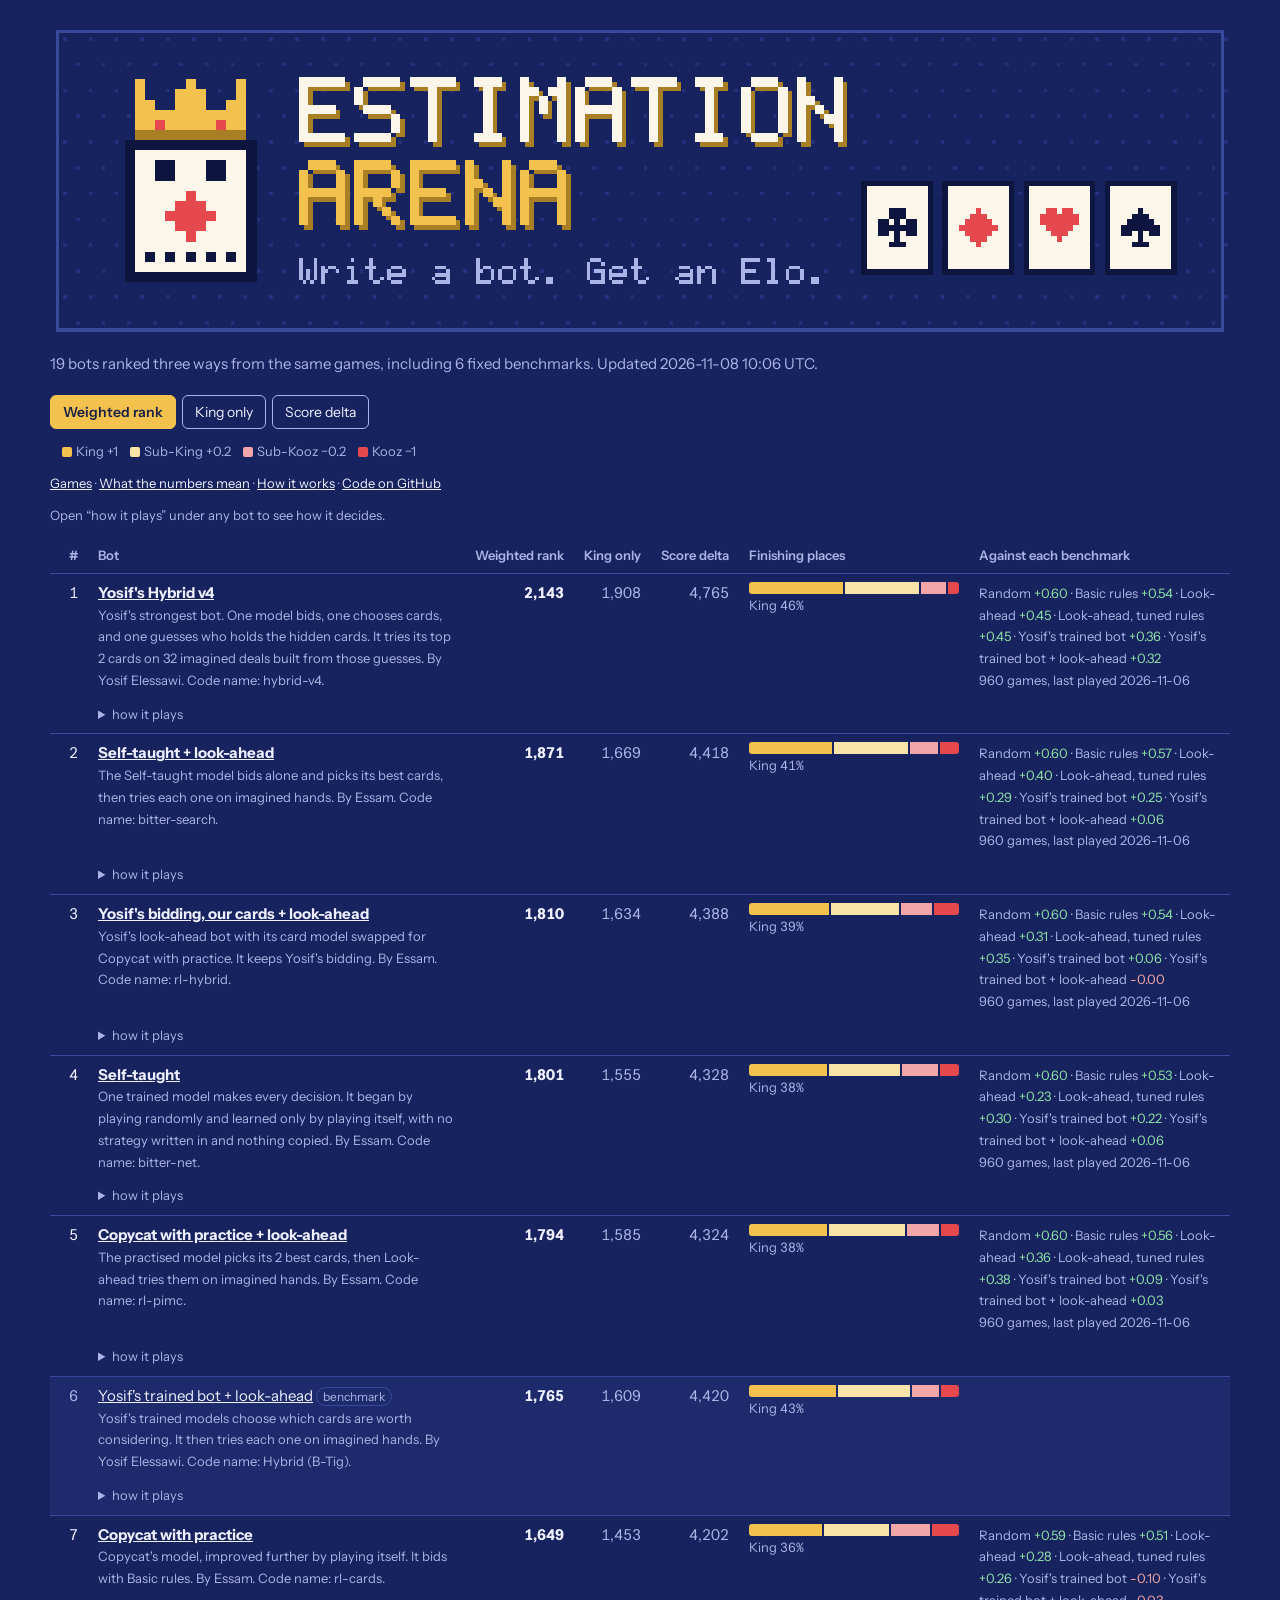
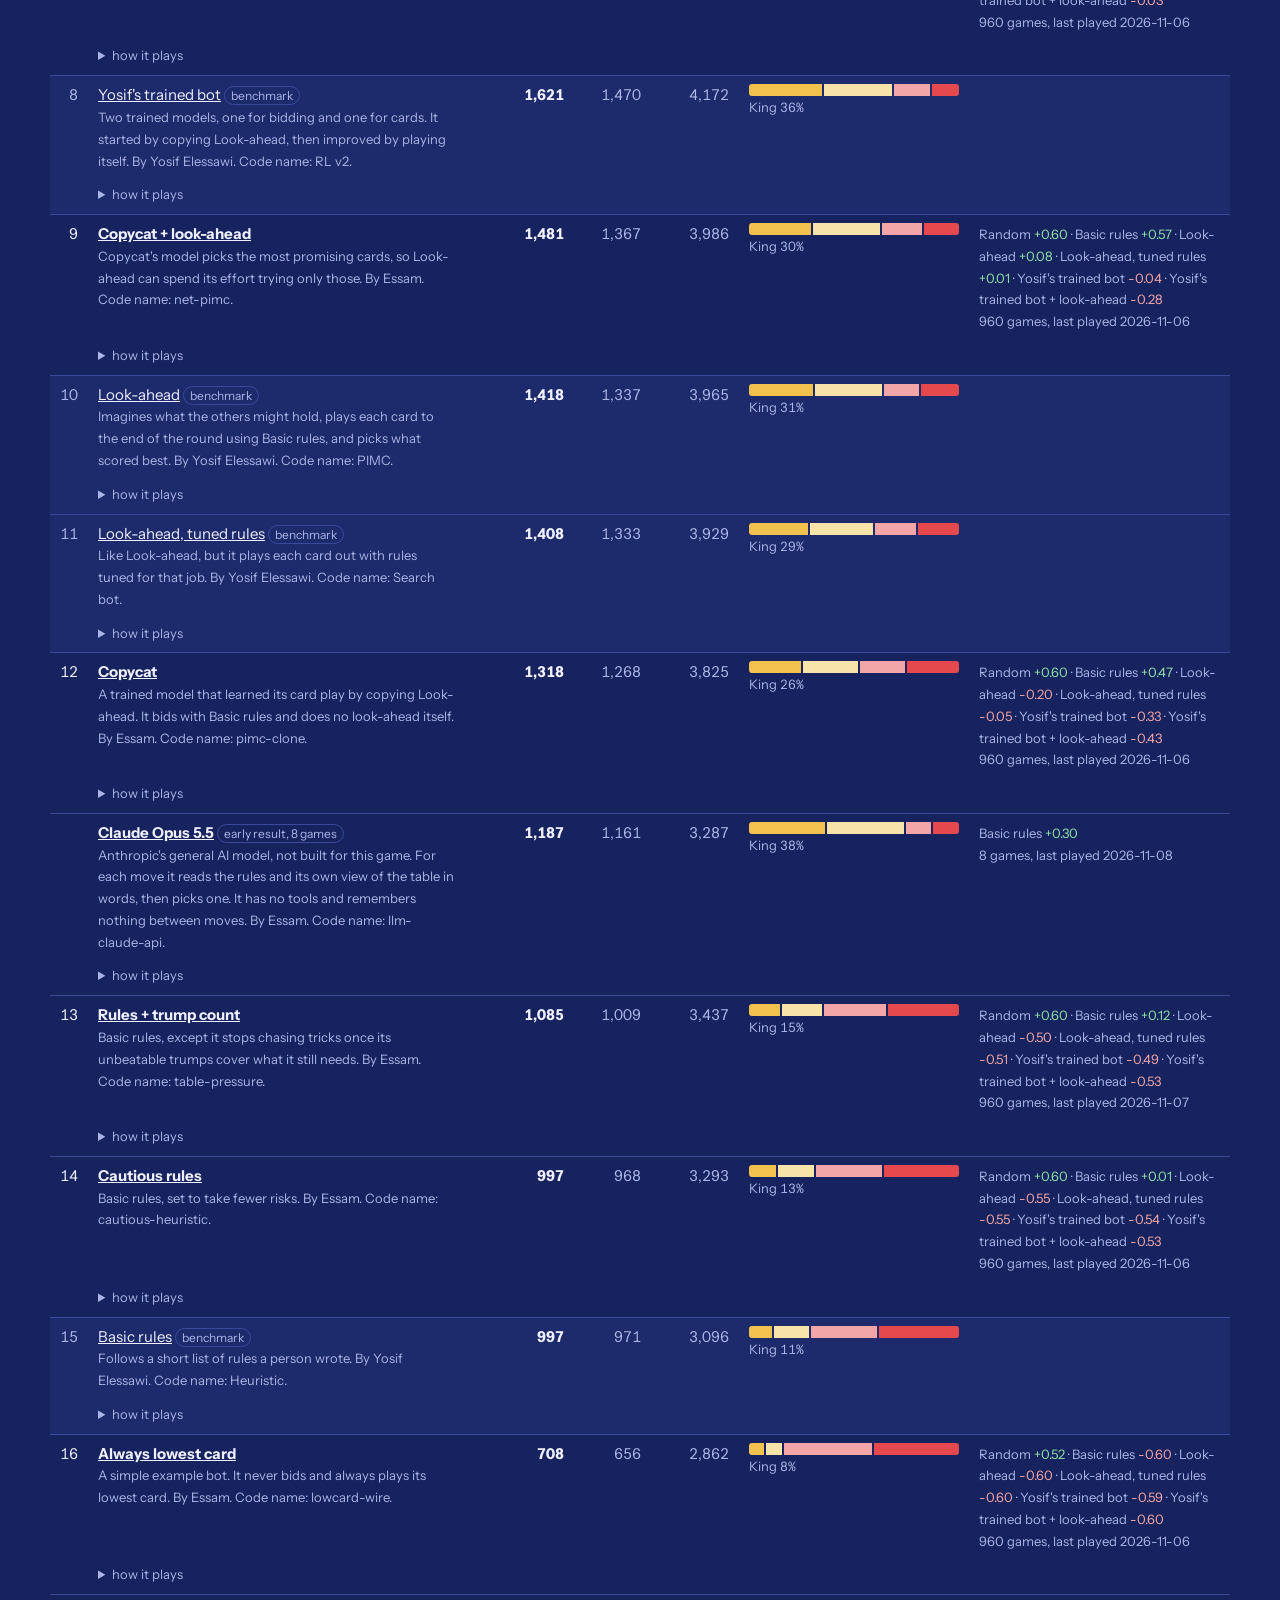
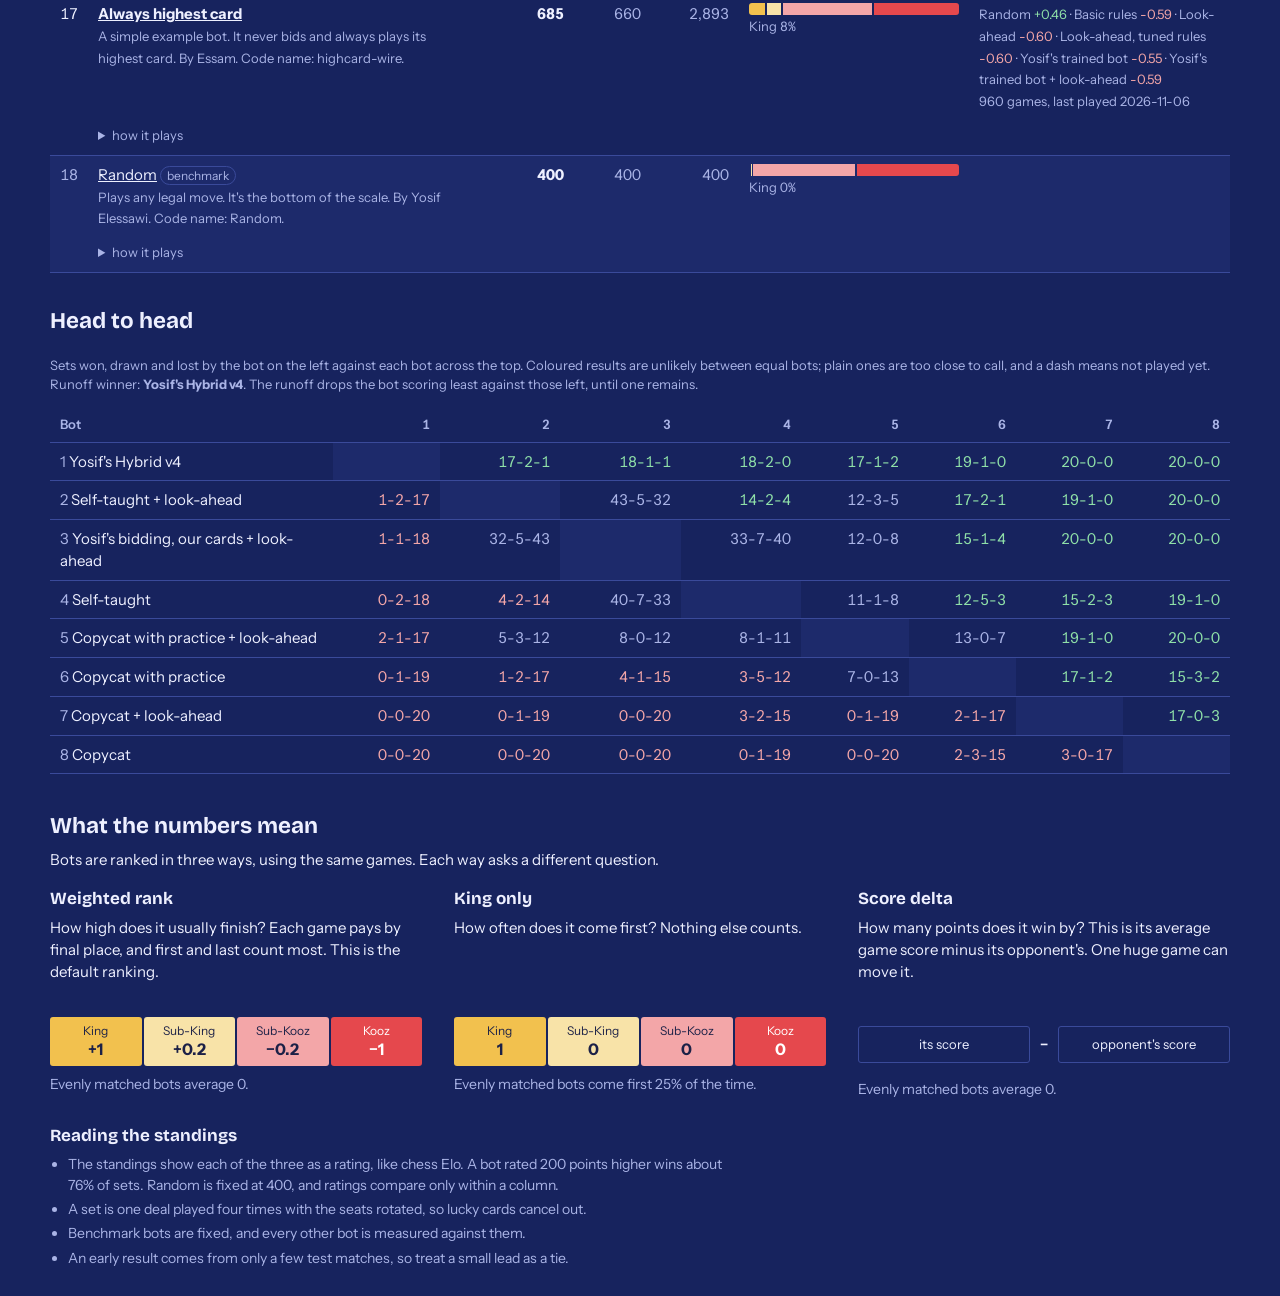
<file: site/index.html>
<!doctype html>
<html lang="en"><head><meta charset="utf-8"><meta name="viewport" content="width=device-width,initial-scale=1">
<title>Estimation Arena</title><link rel="icon" type="image/svg+xml" href="[data-uri]"><link rel="preconnect" href="https://fonts.googleapis.com"><link rel="preconnect" href="https://fonts.gstatic.com" crossorigin><link href="https://fonts.googleapis.com/css2?family=Bricolage+Grotesque:opsz,wght@12..96,400;12..96,700&family=Instrument+Sans:wght@400;600&display=swap" rel="stylesheet"><style>
:root{color-scheme:dark;--bg:#17235e;--fg:#eef0ff;--muted:#aab4e6;--line:#3a4a9a;--bar:#f2c14e;--tint:#1d2a6b;--good:#8fe0a8;--bad:#f3a6a8}
*{box-sizing:border-box}body{margin:0;padding:24px 16px;background:var(--bg);color:var(--fg);font:15px/1.45 "Instrument Sans",system-ui,sans-serif}a{color:var(--fg)}h2,h3{font-family:"Bricolage Grotesque",system-ui,sans-serif}
main{max-width:1180px;margin:0 auto}h1{font-size:24px;margin:0 0 4px}p.sub{color:var(--muted);margin:0 0 20px}
table{width:100%;border-collapse:collapse}th,td{padding:8px 10px;border-bottom:1px solid var(--line);text-align:left;vertical-align:top;white-space:nowrap}
th{font-weight:600;color:var(--muted);font-size:13px}td.num,th.num{text-align:right;font-variant-numeric:tabular-nums}
tr.anchor td{color:var(--muted);background:var(--tint)}tr:has(+ tr.howrow) td{border-bottom:none}tr.howrow td{white-space:normal;padding-top:0}.places{display:flex;gap:2px;width:210px;height:12px;vertical-align:middle}.places span{display:block;height:100%}.places span:first-child{border-radius:3px 0 0 3px}.places span:last-child{border-radius:0 3px 3px 0}.p0{background:#f2c14e}.p1{background:#f8e3a8}.p2{background:#f3a6a8}.p3{background:#e5484d}.key{display:inline-block;width:10px;height:10px;border-radius:2px;margin:0 4px 0 12px;vertical-align:-1px}.king{font-variant-numeric:tabular-nums;font-size:13px;color:var(--muted)}.metrics{display:flex;flex-wrap:wrap;gap:6px;margin:12px 0}.metrics button{font:inherit;font-size:14px;padding:6px 12px;border:1px solid var(--muted);border-radius:6px;background:transparent;color:inherit;cursor:pointer}.metrics button[aria-pressed=true]{background:#f2c14e;border-color:#f2c14e;color:#1c2147;font-weight:600}.banner{display:block;width:100%;height:auto;margin:0 0 16px}.unrated{color:var(--muted);font-size:13px}td.m-weighted,td.m-king,td.m-delta{color:var(--muted)}body[data-metric=weighted] td.m-weighted,body[data-metric=king] td.m-king,body[data-metric=delta] td.m-delta{color:inherit;font-weight:700}span.m-king,span.m-delta{display:none}body[data-metric=king] span.m-weighted,body[data-metric=delta] span.m-weighted{display:none}body[data-metric=king] span.m-king,body[data-metric=delta] span.m-delta{display:inline}
.brand-title{margin:0}.tag{font-size:12px;padding:1px 6px;border:1px solid var(--line);border-radius:10px;color:var(--muted)}.desc{color:var(--muted);font-size:13px;white-space:normal}
.direct{margin-top:32px}table.cross td,table.cross th{white-space:nowrap}table.cross .who-cell{white-space:normal;min-width:130px;max-width:190px;position:sticky;left:0;background:var(--bg);z-index:1}table.cross .rank{color:var(--muted)}table.cross .self{background:var(--tint)}table.cross .close,table.cross .unrated{color:var(--muted)}.pos{color:var(--good)}.neg{color:var(--bad)}details{margin-top:24px}summary{cursor:pointer;color:var(--muted)}
.who-cell{white-space:normal;min-width:230px}td.opt{white-space:normal}.places{flex-shrink:0}
@media(max-width:700px){th.opt,td.opt,.who{display:none}.who-cell{min-width:0}body:not([data-metric=weighted]) .num.m-weighted,body:not([data-metric=king]) .num.m-king,body:not([data-metric=delta]) .num.m-delta{display:none}}
details.how{margin:6px 0 2px}details.how summary{font-size:13px}.scroll{overflow-x:auto;margin:10px 0}
svg text{fill:var(--fg);font:12px system-ui,sans-serif}
.flow .step{fill:var(--tint);stroke:var(--line)}.i-n{fill:var(--muted)!important;font-size:11px!important}
.i-line{fill:none;stroke:var(--muted);stroke-width:1.4}.i-t{font-weight:600;font-size:13px!important}.i-s{fill:var(--muted)!important;font-size:10px!important}
.i-bid{fill:#8e7cf022;stroke:#8e7cf0}.i-wire{stroke:#f2c14e55;stroke-width:.8}.i-net{fill:#f2c14e}
.i-back{fill:#eb683433;stroke:#eb6834}.i-card{fill:var(--bg);stroke:var(--muted)}.i-win{fill:#1baf7a}.i-loss{fill:#e0525299}
.i-mean{fill:var(--muted)}.i-best{fill:#f2c14e!important}.i-tick{fill:none;stroke:#1baf7a;stroke-width:2.5}.i-data{fill:var(--bg);stroke:#8e7cf0}
.arrow{fill:none;stroke:var(--muted);stroke-width:1.5}
.lbl2{font-size:11px;letter-spacing:.06em;text-transform:uppercase;color:var(--muted);margin:12px 0 4px}
.scroll{max-width:calc(100vw - 72px)}
@media(max-width:700px){.bar{max-width:48px}th,td{padding:8px 6px}}
.guide{margin-top:36px}.guide h2{margin:0 0 6px}.guide h3{margin:0 0 6px;font-size:17px}
.g-lead{margin:0 0 16px;max-width:70ch}
.g-metrics{display:grid;grid-template-columns:repeat(auto-fit,minmax(250px,1fr));gap:24px 32px;margin-bottom:24px}
.g-metrics p{margin:0}.g-metrics article>p:first-of-type{min-height:6em}
.g-scale{display:grid;grid-template-columns:repeat(4,1fr);gap:2px;margin:10px 0 8px}
.g-cell{padding:6px 4px;border-radius:3px;text-align:center;color:#1c2147;font-size:12px;line-height:1.3}.g-cell b{display:block;font-size:16px}
.g0{background:#f2c14e}.g1{background:#f8e3a8}.g2{background:#f3a6a8}.g3{background:#e5484d;color:#fff}
.g-formula{display:flex;gap:10px;align-items:center;margin:10px 0 8px;min-height:54px}.g-formula span{flex:1;padding:8px 4px;text-align:center;border:1px solid var(--guide-line);border-radius:3px;font-size:13px}
.g-even{color:var(--muted);font-size:14px}
.g-read{margin:0 0 6px}.g-terms{margin:0;padding:0 0 0 18px;max-width:75ch;color:var(--muted);font-size:14px}.g-terms li{margin:0 0 4px}
@media(max-width:680px){.g-metrics article>p:first-of-type{min-height:0}}
:root{--guide-line:var(--line)}</style></head>
<body data-metric="weighted"><main>
<h1 class="brand-title"><svg class="banner" xmlns="http://www.w3.org/2000/svg" viewBox="0 0 1280 340" width="1280" height="340" role="img" shape-rendering="crispEdges"><title>Estimation Arena</title><desc>A pixel-art king's card with a robot face, beside the words Estimation Arena. Write a bot. Get an Elo.</desc><style>.eyes{animation:blink 5s steps(1) infinite}@keyframes blink{0%,93%{opacity:1}94%,97%{opacity:0}98%{opacity:1}}.deal{animation:deal 9s steps(1) infinite}@keyframes deal{0%{transform:none}1%{transform:translateX(420px)}2%{transform:translateX(320px)}3%{transform:translateX(220px)}4%{transform:translateX(130px)}5%{transform:translateX(60px)}6%{transform:translateX(20px)}7%,100%{transform:none}}.shine{animation:shine 7s steps(46) infinite}@keyframes shine{0%{transform:translateX(0)}35%,100%{transform:translateX(1000px)}}@media(prefers-reduced-motion:reduce){*{animation:none!important}.packet{display:none}}</style><rect width="1280" height="340" fill="#17235e"/><path fill="#22307a" d="M14 14h4v4h-4zM42 14h4v4h-4zM70 14h4v4h-4zM98 14h4v4h-4zM126 14h4v4h-4zM154 14h4v4h-4zM182 14h4v4h-4zM210 14h4v4h-4zM238 14h4v4h-4zM266 14h4v4h-4zM294 14h4v4h-4zM322 14h4v4h-4zM350 14h4v4h-4zM378 14h4v4h-4zM406 14h4v4h-4zM434 14h4v4h-4zM462 14h4v4h-4zM490 14h4v4h-4zM518 14h4v4h-4zM546 14h4v4h-4zM574 14h4v4h-4zM602 14h4v4h-4zM630 14h4v4h-4zM658 14h4v4h-4zM686 14h4v4h-4zM714 14h4v4h-4zM742 14h4v4h-4zM770 14h4v4h-4zM798 14h4v4h-4zM826 14h4v4h-4zM854 14h4v4h-4zM882 14h4v4h-4zM910 14h4v4h-4zM938 14h4v4h-4zM966 14h4v4h-4zM994 14h4v4h-4zM1022 14h4v4h-4zM1050 14h4v4h-4zM1078 14h4v4h-4zM1106 14h4v4h-4zM1134 14h4v4h-4zM1162 14h4v4h-4zM1190 14h4v4h-4zM1218 14h4v4h-4zM1246 14h4v4h-4zM1274 14h4v4h-4zM28 42h4v4h-4zM56 42h4v4h-4zM84 42h4v4h-4zM112 42h4v4h-4zM140 42h4v4h-4zM168 42h4v4h-4zM196 42h4v4h-4zM224 42h4v4h-4zM252 42h4v4h-4zM280 42h4v4h-4zM308 42h4v4h-4zM336 42h4v4h-4zM364 42h4v4h-4zM392 42h4v4h-4zM420 42h4v4h-4zM448 42h4v4h-4zM476 42h4v4h-4zM504 42h4v4h-4zM532 42h4v4h-4zM560 42h4v4h-4zM588 42h4v4h-4zM616 42h4v4h-4zM644 42h4v4h-4zM672 42h4v4h-4zM700 42h4v4h-4zM728 42h4v4h-4zM756 42h4v4h-4zM784 42h4v4h-4zM812 42h4v4h-4zM840 42h4v4h-4zM868 42h4v4h-4zM896 42h4v4h-4zM924 42h4v4h-4zM952 42h4v4h-4zM980 42h4v4h-4zM1008 42h4v4h-4zM1036 42h4v4h-4zM1064 42h4v4h-4zM1092 42h4v4h-4zM1120 42h4v4h-4zM1148 42h4v4h-4zM1176 42h4v4h-4zM1204 42h4v4h-4zM1232 42h4v4h-4zM1260 42h4v4h-4zM14 70h4v4h-4zM42 70h4v4h-4zM70 70h4v4h-4zM98 70h4v4h-4zM126 70h4v4h-4zM154 70h4v4h-4zM182 70h4v4h-4zM210 70h4v4h-4zM238 70h4v4h-4zM266 70h4v4h-4zM294 70h4v4h-4zM322 70h4v4h-4zM350 70h4v4h-4zM378 70h4v4h-4zM406 70h4v4h-4zM434 70h4v4h-4zM462 70h4v4h-4zM490 70h4v4h-4zM518 70h4v4h-4zM546 70h4v4h-4zM574 70h4v4h-4zM602 70h4v4h-4zM630 70h4v4h-4zM658 70h4v4h-4zM686 70h4v4h-4zM714 70h4v4h-4zM742 70h4v4h-4zM770 70h4v4h-4zM798 70h4v4h-4zM826 70h4v4h-4zM854 70h4v4h-4zM882 70h4v4h-4zM910 70h4v4h-4zM938 70h4v4h-4zM966 70h4v4h-4zM994 70h4v4h-4zM1022 70h4v4h-4zM1050 70h4v4h-4zM1078 70h4v4h-4zM1106 70h4v4h-4zM1134 70h4v4h-4zM1162 70h4v4h-4zM1190 70h4v4h-4zM1218 70h4v4h-4zM1246 70h4v4h-4zM1274 70h4v4h-4zM28 98h4v4h-4zM56 98h4v4h-4zM84 98h4v4h-4zM112 98h4v4h-4zM140 98h4v4h-4zM168 98h4v4h-4zM196 98h4v4h-4zM224 98h4v4h-4zM252 98h4v4h-4zM280 98h4v4h-4zM308 98h4v4h-4zM336 98h4v4h-4zM364 98h4v4h-4zM392 98h4v4h-4zM420 98h4v4h-4zM448 98h4v4h-4zM476 98h4v4h-4zM504 98h4v4h-4zM532 98h4v4h-4zM560 98h4v4h-4zM588 98h4v4h-4zM616 98h4v4h-4zM644 98h4v4h-4zM672 98h4v4h-4zM700 98h4v4h-4zM728 98h4v4h-4zM756 98h4v4h-4zM784 98h4v4h-4zM812 98h4v4h-4zM840 98h4v4h-4zM868 98h4v4h-4zM896 98h4v4h-4zM924 98h4v4h-4zM952 98h4v4h-4zM980 98h4v4h-4zM1008 98h4v4h-4zM1036 98h4v4h-4zM1064 98h4v4h-4zM1092 98h4v4h-4zM1120 98h4v4h-4zM1148 98h4v4h-4zM1176 98h4v4h-4zM1204 98h4v4h-4zM1232 98h4v4h-4zM1260 98h4v4h-4zM14 126h4v4h-4zM42 126h4v4h-4zM70 126h4v4h-4zM98 126h4v4h-4zM126 126h4v4h-4zM154 126h4v4h-4zM182 126h4v4h-4zM210 126h4v4h-4zM238 126h4v4h-4zM266 126h4v4h-4zM294 126h4v4h-4zM322 126h4v4h-4zM350 126h4v4h-4zM378 126h4v4h-4zM406 126h4v4h-4zM434 126h4v4h-4zM462 126h4v4h-4zM490 126h4v4h-4zM518 126h4v4h-4zM546 126h4v4h-4zM574 126h4v4h-4zM602 126h4v4h-4zM630 126h4v4h-4zM658 126h4v4h-4zM686 126h4v4h-4zM714 126h4v4h-4zM742 126h4v4h-4zM770 126h4v4h-4zM798 126h4v4h-4zM826 126h4v4h-4zM854 126h4v4h-4zM882 126h4v4h-4zM910 126h4v4h-4zM938 126h4v4h-4zM966 126h4v4h-4zM994 126h4v4h-4zM1022 126h4v4h-4zM1050 126h4v4h-4zM1078 126h4v4h-4zM1106 126h4v4h-4zM1134 126h4v4h-4zM1162 126h4v4h-4zM1190 126h4v4h-4zM1218 126h4v4h-4zM1246 126h4v4h-4zM1274 126h4v4h-4zM28 154h4v4h-4zM56 154h4v4h-4zM84 154h4v4h-4zM112 154h4v4h-4zM140 154h4v4h-4zM168 154h4v4h-4zM196 154h4v4h-4zM224 154h4v4h-4zM252 154h4v4h-4zM280 154h4v4h-4zM308 154h4v4h-4zM336 154h4v4h-4zM364 154h4v4h-4zM392 154h4v4h-4zM420 154h4v4h-4zM448 154h4v4h-4zM476 154h4v4h-4zM504 154h4v4h-4zM532 154h4v4h-4zM560 154h4v4h-4zM588 154h4v4h-4zM616 154h4v4h-4zM644 154h4v4h-4zM672 154h4v4h-4zM700 154h4v4h-4zM728 154h4v4h-4zM756 154h4v4h-4zM784 154h4v4h-4zM812 154h4v4h-4zM840 154h4v4h-4zM868 154h4v4h-4zM896 154h4v4h-4zM924 154h4v4h-4zM952 154h4v4h-4zM980 154h4v4h-4zM1008 154h4v4h-4zM1036 154h4v4h-4zM1064 154h4v4h-4zM1092 154h4v4h-4zM1120 154h4v4h-4zM1148 154h4v4h-4zM1176 154h4v4h-4zM1204 154h4v4h-4zM1232 154h4v4h-4zM1260 154h4v4h-4zM14 182h4v4h-4zM42 182h4v4h-4zM70 182h4v4h-4zM98 182h4v4h-4zM126 182h4v4h-4zM154 182h4v4h-4zM182 182h4v4h-4zM210 182h4v4h-4zM238 182h4v4h-4zM266 182h4v4h-4zM294 182h4v4h-4zM322 182h4v4h-4zM350 182h4v4h-4zM378 182h4v4h-4zM406 182h4v4h-4zM434 182h4v4h-4zM462 182h4v4h-4zM490 182h4v4h-4zM518 182h4v4h-4zM546 182h4v4h-4zM574 182h4v4h-4zM602 182h4v4h-4zM630 182h4v4h-4zM658 182h4v4h-4zM686 182h4v4h-4zM714 182h4v4h-4zM742 182h4v4h-4zM770 182h4v4h-4zM798 182h4v4h-4zM826 182h4v4h-4zM854 182h4v4h-4zM882 182h4v4h-4zM910 182h4v4h-4zM938 182h4v4h-4zM966 182h4v4h-4zM994 182h4v4h-4zM1022 182h4v4h-4zM1050 182h4v4h-4zM1078 182h4v4h-4zM1106 182h4v4h-4zM1134 182h4v4h-4zM1162 182h4v4h-4zM1190 182h4v4h-4zM1218 182h4v4h-4zM1246 182h4v4h-4zM1274 182h4v4h-4zM28 210h4v4h-4zM56 210h4v4h-4zM84 210h4v4h-4zM112 210h4v4h-4zM140 210h4v4h-4zM168 210h4v4h-4zM196 210h4v4h-4zM224 210h4v4h-4zM252 210h4v4h-4zM280 210h4v4h-4zM308 210h4v4h-4zM336 210h4v4h-4zM364 210h4v4h-4zM392 210h4v4h-4zM420 210h4v4h-4zM448 210h4v4h-4zM476 210h4v4h-4zM504 210h4v4h-4zM532 210h4v4h-4zM560 210h4v4h-4zM588 210h4v4h-4zM616 210h4v4h-4zM644 210h4v4h-4zM672 210h4v4h-4zM700 210h4v4h-4zM728 210h4v4h-4zM756 210h4v4h-4zM784 210h4v4h-4zM812 210h4v4h-4zM840 210h4v4h-4zM868 210h4v4h-4zM896 210h4v4h-4zM924 210h4v4h-4zM952 210h4v4h-4zM980 210h4v4h-4zM1008 210h4v4h-4zM1036 210h4v4h-4zM1064 210h4v4h-4zM1092 210h4v4h-4zM1120 210h4v4h-4zM1148 210h4v4h-4zM1176 210h4v4h-4zM1204 210h4v4h-4zM1232 210h4v4h-4zM1260 210h4v4h-4zM14 238h4v4h-4zM42 238h4v4h-4zM70 238h4v4h-4zM98 238h4v4h-4zM126 238h4v4h-4zM154 238h4v4h-4zM182 238h4v4h-4zM210 238h4v4h-4zM238 238h4v4h-4zM266 238h4v4h-4zM294 238h4v4h-4zM322 238h4v4h-4zM350 238h4v4h-4zM378 238h4v4h-4zM406 238h4v4h-4zM434 238h4v4h-4zM462 238h4v4h-4zM490 238h4v4h-4zM518 238h4v4h-4zM546 238h4v4h-4zM574 238h4v4h-4zM602 238h4v4h-4zM630 238h4v4h-4zM658 238h4v4h-4zM686 238h4v4h-4zM714 238h4v4h-4zM742 238h4v4h-4zM770 238h4v4h-4zM798 238h4v4h-4zM826 238h4v4h-4zM854 238h4v4h-4zM882 238h4v4h-4zM910 238h4v4h-4zM938 238h4v4h-4zM966 238h4v4h-4zM994 238h4v4h-4zM1022 238h4v4h-4zM1050 238h4v4h-4zM1078 238h4v4h-4zM1106 238h4v4h-4zM1134 238h4v4h-4zM1162 238h4v4h-4zM1190 238h4v4h-4zM1218 238h4v4h-4zM1246 238h4v4h-4zM1274 238h4v4h-4zM28 266h4v4h-4zM56 266h4v4h-4zM84 266h4v4h-4zM112 266h4v4h-4zM140 266h4v4h-4zM168 266h4v4h-4zM196 266h4v4h-4zM224 266h4v4h-4zM252 266h4v4h-4zM280 266h4v4h-4zM308 266h4v4h-4zM336 266h4v4h-4zM364 266h4v4h-4zM392 266h4v4h-4zM420 266h4v4h-4zM448 266h4v4h-4zM476 266h4v4h-4zM504 266h4v4h-4zM532 266h4v4h-4zM560 266h4v4h-4zM588 266h4v4h-4zM616 266h4v4h-4zM644 266h4v4h-4zM672 266h4v4h-4zM700 266h4v4h-4zM728 266h4v4h-4zM756 266h4v4h-4zM784 266h4v4h-4zM812 266h4v4h-4zM840 266h4v4h-4zM868 266h4v4h-4zM896 266h4v4h-4zM924 266h4v4h-4zM952 266h4v4h-4zM980 266h4v4h-4zM1008 266h4v4h-4zM1036 266h4v4h-4zM1064 266h4v4h-4zM1092 266h4v4h-4zM1120 266h4v4h-4zM1148 266h4v4h-4zM1176 266h4v4h-4zM1204 266h4v4h-4zM1232 266h4v4h-4zM1260 266h4v4h-4zM14 294h4v4h-4zM42 294h4v4h-4zM70 294h4v4h-4zM98 294h4v4h-4zM126 294h4v4h-4zM154 294h4v4h-4zM182 294h4v4h-4zM210 294h4v4h-4zM238 294h4v4h-4zM266 294h4v4h-4zM294 294h4v4h-4zM322 294h4v4h-4zM350 294h4v4h-4zM378 294h4v4h-4zM406 294h4v4h-4zM434 294h4v4h-4zM462 294h4v4h-4zM490 294h4v4h-4zM518 294h4v4h-4zM546 294h4v4h-4zM574 294h4v4h-4zM602 294h4v4h-4zM630 294h4v4h-4zM658 294h4v4h-4zM686 294h4v4h-4zM714 294h4v4h-4zM742 294h4v4h-4zM770 294h4v4h-4zM798 294h4v4h-4zM826 294h4v4h-4zM854 294h4v4h-4zM882 294h4v4h-4zM910 294h4v4h-4zM938 294h4v4h-4zM966 294h4v4h-4zM994 294h4v4h-4zM1022 294h4v4h-4zM1050 294h4v4h-4zM1078 294h4v4h-4zM1106 294h4v4h-4zM1134 294h4v4h-4zM1162 294h4v4h-4zM1190 294h4v4h-4zM1218 294h4v4h-4zM1246 294h4v4h-4zM1274 294h4v4h-4zM28 322h4v4h-4zM56 322h4v4h-4zM84 322h4v4h-4zM112 322h4v4h-4zM140 322h4v4h-4zM168 322h4v4h-4zM196 322h4v4h-4zM224 322h4v4h-4zM252 322h4v4h-4zM280 322h4v4h-4zM308 322h4v4h-4zM336 322h4v4h-4zM364 322h4v4h-4zM392 322h4v4h-4zM420 322h4v4h-4zM448 322h4v4h-4zM476 322h4v4h-4zM504 322h4v4h-4zM532 322h4v4h-4zM560 322h4v4h-4zM588 322h4v4h-4zM616 322h4v4h-4zM644 322h4v4h-4zM672 322h4v4h-4zM700 322h4v4h-4zM728 322h4v4h-4zM756 322h4v4h-4zM784 322h4v4h-4zM812 322h4v4h-4zM840 322h4v4h-4zM868 322h4v4h-4zM896 322h4v4h-4zM924 322h4v4h-4zM952 322h4v4h-4zM980 322h4v4h-4zM1008 322h4v4h-4zM1036 322h4v4h-4zM1064 322h4v4h-4zM1092 322h4v4h-4zM1120 322h4v4h-4zM1148 322h4v4h-4zM1176 322h4v4h-4zM1204 322h4v4h-4zM1232 322h4v4h-4zM1260 322h4v4h-4z"/><rect x="8" y="8" width="1264" height="324" fill="none" stroke="#3a4a9a" stroke-width="4"/><path fill="#fbf6e9" d="M114 148h22v11h-22zM169 148h22v11h-22zM114 159h22v11h-22zM169 159h22v11h-22z"/><path fill="#f2c14e" d="M92 60h11v11h-11zM147 60h11v11h-11zM202 60h11v11h-11zM92 71h11v11h-11zM136 71h33v11h-33zM202 71h11v11h-11zM92 82h22v11h-22zM136 82h33v11h-33zM191 82h22v11h-22zM92 93h121v11h-121zM92 104h22v11h-22zM125 104h55v11h-55zM191 104h22v11h-22z"/><path fill="#a97f25" d="M92 115h121v11h-121z"/><path fill="#e5484d" d="M114 104h11v11h-11zM180 104h11v11h-11zM147 181h11v11h-11zM136 192h33v11h-33zM125 203h55v11h-55zM136 214h33v11h-33zM147 225h11v11h-11z"/><path fill="#0e1640" d="M81 126h143v11h-143zM81 137h11v11h-11zM213 137h11v11h-11zM81 148h11v11h-11zM213 148h11v11h-11zM81 159h11v11h-11zM213 159h11v11h-11zM81 170h11v11h-11zM213 170h11v11h-11zM81 181h11v11h-11zM213 181h11v11h-11zM81 192h11v11h-11zM213 192h11v11h-11zM81 203h11v11h-11zM213 203h11v11h-11zM81 214h11v11h-11zM213 214h11v11h-11zM81 225h11v11h-11zM213 225h11v11h-11zM81 236h11v11h-11zM213 236h11v11h-11zM81 247h11v11h-11zM213 247h11v11h-11zM81 258h11v11h-11zM213 258h11v11h-11zM81 269h143v11h-143z"/><path fill="#fbf6e9" d="M92 137h121v11h-121zM92 148h22v11h-22zM136 148h33v11h-33zM191 148h22v11h-22zM92 159h22v11h-22zM136 159h33v11h-33zM191 159h22v11h-22zM92 170h121v11h-121zM92 181h55v11h-55zM158 181h55v11h-55zM92 192h44v11h-44zM169 192h44v11h-44zM92 203h33v11h-33zM180 203h33v11h-33zM92 214h44v11h-44zM169 214h44v11h-44zM92 225h55v11h-55zM158 225h55v11h-55zM92 236h121v11h-121zM92 247h11v11h-11zM114 247h11v11h-11zM136 247h11v11h-11zM158 247h11v11h-11zM180 247h11v11h-11zM202 247h11v11h-11zM92 258h121v11h-121z"/><path fill="#0e1640" d="M103 247h11v11h-11zM125 247h11v11h-11zM147 247h11v11h-11zM169 247h11v11h-11zM191 247h11v11h-11z"/><path class="eyes" fill="#0e1640" d="M114 148h22v11h-22zM169 148h22v11h-22zM114 159h22v11h-22zM169 159h22v11h-22z"/><clipPath id="word"><path d="M270 58h50v10h-50zM270 68h10v10h-10zM270 78h10v10h-10zM270 88h40v10h-40zM270 98h10v10h-10zM270 108h10v10h-10zM270 118h50v10h-50zM340 58h40v10h-40zM330 68h10v10h-10zM330 78h10v10h-10zM340 88h30v10h-30zM370 98h10v10h-10zM370 108h10v10h-10zM330 118h40v10h-40zM390 58h50v10h-50zM410 68h10v10h-10zM410 78h10v10h-10zM410 88h10v10h-10zM410 98h10v10h-10zM410 108h10v10h-10zM410 118h10v10h-10zM460 58h30v10h-30zM470 68h10v10h-10zM470 78h10v10h-10zM470 88h10v10h-10zM470 98h10v10h-10zM470 108h10v10h-10zM460 118h30v10h-30zM510 58h10v10h-10zM550 58h10v10h-10zM510 68h20v10h-20zM540 68h20v10h-20zM510 78h10v10h-10zM530 78h10v10h-10zM550 78h10v10h-10zM510 88h10v10h-10zM530 88h10v10h-10zM550 88h10v10h-10zM510 98h10v10h-10zM550 98h10v10h-10zM510 108h10v10h-10zM550 108h10v10h-10zM510 118h10v10h-10zM550 118h10v10h-10zM580 58h30v10h-30zM570 68h10v10h-10zM610 68h10v10h-10zM570 78h10v10h-10zM610 78h10v10h-10zM570 88h50v10h-50zM570 98h10v10h-10zM610 98h10v10h-10zM570 108h10v10h-10zM610 108h10v10h-10zM570 118h10v10h-10zM610 118h10v10h-10zM630 58h50v10h-50zM650 68h10v10h-10zM650 78h10v10h-10zM650 88h10v10h-10zM650 98h10v10h-10zM650 108h10v10h-10zM650 118h10v10h-10zM700 58h30v10h-30zM710 68h10v10h-10zM710 78h10v10h-10zM710 88h10v10h-10zM710 98h10v10h-10zM710 108h10v10h-10zM700 118h30v10h-30zM760 58h30v10h-30zM750 68h10v10h-10zM790 68h10v10h-10zM750 78h10v10h-10zM790 78h10v10h-10zM750 88h10v10h-10zM790 88h10v10h-10zM750 98h10v10h-10zM790 98h10v10h-10zM750 108h10v10h-10zM790 108h10v10h-10zM760 118h30v10h-30zM810 58h10v10h-10zM850 58h10v10h-10zM810 68h10v10h-10zM850 68h10v10h-10zM810 78h20v10h-20zM850 78h10v10h-10zM810 88h10v10h-10zM830 88h10v10h-10zM850 88h10v10h-10zM810 98h10v10h-10zM840 98h20v10h-20zM810 108h10v10h-10zM850 108h10v10h-10zM810 118h10v10h-10zM850 118h10v10h-10zM280 148h30v10h-30zM270 158h10v10h-10zM310 158h10v10h-10zM270 168h10v10h-10zM310 168h10v10h-10zM270 178h50v10h-50zM270 188h10v10h-10zM310 188h10v10h-10zM270 198h10v10h-10zM310 198h10v10h-10zM270 208h10v10h-10zM310 208h10v10h-10zM330 148h40v10h-40zM330 158h10v10h-10zM370 158h10v10h-10zM330 168h10v10h-10zM370 168h10v10h-10zM330 178h40v10h-40zM330 188h10v10h-10zM350 188h10v10h-10zM330 198h10v10h-10zM360 198h10v10h-10zM330 208h10v10h-10zM370 208h10v10h-10zM390 148h50v10h-50zM390 158h10v10h-10zM390 168h10v10h-10zM390 178h40v10h-40zM390 188h10v10h-10zM390 198h10v10h-10zM390 208h50v10h-50zM450 148h10v10h-10zM490 148h10v10h-10zM450 158h10v10h-10zM490 158h10v10h-10zM450 168h20v10h-20zM490 168h10v10h-10zM450 178h10v10h-10zM470 178h10v10h-10zM490 178h10v10h-10zM450 188h10v10h-10zM480 188h20v10h-20zM450 198h10v10h-10zM490 198h10v10h-10zM450 208h10v10h-10zM490 208h10v10h-10zM520 148h30v10h-30zM510 158h10v10h-10zM550 158h10v10h-10zM510 168h10v10h-10zM550 168h10v10h-10zM510 178h50v10h-50zM510 188h10v10h-10zM550 188h10v10h-10zM510 198h10v10h-10zM550 198h10v10h-10zM510 208h10v10h-10zM550 208h10v10h-10z"/></clipPath><path fill="#a97f25" d="M275 63h50v10h-50zM275 73h10v10h-10zM275 83h10v10h-10zM275 93h40v10h-40zM275 103h10v10h-10zM275 113h10v10h-10zM275 123h50v10h-50zM345 63h40v10h-40zM335 73h10v10h-10zM335 83h10v10h-10zM345 93h30v10h-30zM375 103h10v10h-10zM375 113h10v10h-10zM335 123h40v10h-40zM395 63h50v10h-50zM415 73h10v10h-10zM415 83h10v10h-10zM415 93h10v10h-10zM415 103h10v10h-10zM415 113h10v10h-10zM415 123h10v10h-10zM465 63h30v10h-30zM475 73h10v10h-10zM475 83h10v10h-10zM475 93h10v10h-10zM475 103h10v10h-10zM475 113h10v10h-10zM465 123h30v10h-30zM515 63h10v10h-10zM555 63h10v10h-10zM515 73h20v10h-20zM545 73h20v10h-20zM515 83h10v10h-10zM535 83h10v10h-10zM555 83h10v10h-10zM515 93h10v10h-10zM535 93h10v10h-10zM555 93h10v10h-10zM515 103h10v10h-10zM555 103h10v10h-10zM515 113h10v10h-10zM555 113h10v10h-10zM515 123h10v10h-10zM555 123h10v10h-10zM585 63h30v10h-30zM575 73h10v10h-10zM615 73h10v10h-10zM575 83h10v10h-10zM615 83h10v10h-10zM575 93h50v10h-50zM575 103h10v10h-10zM615 103h10v10h-10zM575 113h10v10h-10zM615 113h10v10h-10zM575 123h10v10h-10zM615 123h10v10h-10zM635 63h50v10h-50zM655 73h10v10h-10zM655 83h10v10h-10zM655 93h10v10h-10zM655 103h10v10h-10zM655 113h10v10h-10zM655 123h10v10h-10zM705 63h30v10h-30zM715 73h10v10h-10zM715 83h10v10h-10zM715 93h10v10h-10zM715 103h10v10h-10zM715 113h10v10h-10zM705 123h30v10h-30zM765 63h30v10h-30zM755 73h10v10h-10zM795 73h10v10h-10zM755 83h10v10h-10zM795 83h10v10h-10zM755 93h10v10h-10zM795 93h10v10h-10zM755 103h10v10h-10zM795 103h10v10h-10zM755 113h10v10h-10zM795 113h10v10h-10zM765 123h30v10h-30zM815 63h10v10h-10zM855 63h10v10h-10zM815 73h10v10h-10zM855 73h10v10h-10zM815 83h20v10h-20zM855 83h10v10h-10zM815 93h10v10h-10zM835 93h10v10h-10zM855 93h10v10h-10zM815 103h10v10h-10zM845 103h20v10h-20zM815 113h10v10h-10zM855 113h10v10h-10zM815 123h10v10h-10zM855 123h10v10h-10zM285 153h30v10h-30zM275 163h10v10h-10zM315 163h10v10h-10zM275 173h10v10h-10zM315 173h10v10h-10zM275 183h50v10h-50zM275 193h10v10h-10zM315 193h10v10h-10zM275 203h10v10h-10zM315 203h10v10h-10zM275 213h10v10h-10zM315 213h10v10h-10zM335 153h40v10h-40zM335 163h10v10h-10zM375 163h10v10h-10zM335 173h10v10h-10zM375 173h10v10h-10zM335 183h40v10h-40zM335 193h10v10h-10zM355 193h10v10h-10zM335 203h10v10h-10zM365 203h10v10h-10zM335 213h10v10h-10zM375 213h10v10h-10zM395 153h50v10h-50zM395 163h10v10h-10zM395 173h10v10h-10zM395 183h40v10h-40zM395 193h10v10h-10zM395 203h10v10h-10zM395 213h50v10h-50zM455 153h10v10h-10zM495 153h10v10h-10zM455 163h10v10h-10zM495 163h10v10h-10zM455 173h20v10h-20zM495 173h10v10h-10zM455 183h10v10h-10zM475 183h10v10h-10zM495 183h10v10h-10zM455 193h10v10h-10zM485 193h20v10h-20zM455 203h10v10h-10zM495 203h10v10h-10zM455 213h10v10h-10zM495 213h10v10h-10zM525 153h30v10h-30zM515 163h10v10h-10zM555 163h10v10h-10zM515 173h10v10h-10zM555 173h10v10h-10zM515 183h50v10h-50zM515 193h10v10h-10zM555 193h10v10h-10zM515 203h10v10h-10zM555 203h10v10h-10zM515 213h10v10h-10zM555 213h10v10h-10z"/><path fill="#fbf6e9" d="M270 58h50v10h-50zM270 68h10v10h-10zM270 78h10v10h-10zM270 88h40v10h-40zM270 98h10v10h-10zM270 108h10v10h-10zM270 118h50v10h-50zM340 58h40v10h-40zM330 68h10v10h-10zM330 78h10v10h-10zM340 88h30v10h-30zM370 98h10v10h-10zM370 108h10v10h-10zM330 118h40v10h-40zM390 58h50v10h-50zM410 68h10v10h-10zM410 78h10v10h-10zM410 88h10v10h-10zM410 98h10v10h-10zM410 108h10v10h-10zM410 118h10v10h-10zM460 58h30v10h-30zM470 68h10v10h-10zM470 78h10v10h-10zM470 88h10v10h-10zM470 98h10v10h-10zM470 108h10v10h-10zM460 118h30v10h-30zM510 58h10v10h-10zM550 58h10v10h-10zM510 68h20v10h-20zM540 68h20v10h-20zM510 78h10v10h-10zM530 78h10v10h-10zM550 78h10v10h-10zM510 88h10v10h-10zM530 88h10v10h-10zM550 88h10v10h-10zM510 98h10v10h-10zM550 98h10v10h-10zM510 108h10v10h-10zM550 108h10v10h-10zM510 118h10v10h-10zM550 118h10v10h-10zM580 58h30v10h-30zM570 68h10v10h-10zM610 68h10v10h-10zM570 78h10v10h-10zM610 78h10v10h-10zM570 88h50v10h-50zM570 98h10v10h-10zM610 98h10v10h-10zM570 108h10v10h-10zM610 108h10v10h-10zM570 118h10v10h-10zM610 118h10v10h-10zM630 58h50v10h-50zM650 68h10v10h-10zM650 78h10v10h-10zM650 88h10v10h-10zM650 98h10v10h-10zM650 108h10v10h-10zM650 118h10v10h-10zM700 58h30v10h-30zM710 68h10v10h-10zM710 78h10v10h-10zM710 88h10v10h-10zM710 98h10v10h-10zM710 108h10v10h-10zM700 118h30v10h-30zM760 58h30v10h-30zM750 68h10v10h-10zM790 68h10v10h-10zM750 78h10v10h-10zM790 78h10v10h-10zM750 88h10v10h-10zM790 88h10v10h-10zM750 98h10v10h-10zM790 98h10v10h-10zM750 108h10v10h-10zM790 108h10v10h-10zM760 118h30v10h-30zM810 58h10v10h-10zM850 58h10v10h-10zM810 68h10v10h-10zM850 68h10v10h-10zM810 78h20v10h-20zM850 78h10v10h-10zM810 88h10v10h-10zM830 88h10v10h-10zM850 88h10v10h-10zM810 98h10v10h-10zM840 98h20v10h-20zM810 108h10v10h-10zM850 108h10v10h-10zM810 118h10v10h-10zM850 118h10v10h-10z"/><path fill="#f2c14e" d="M280 148h30v10h-30zM270 158h10v10h-10zM310 158h10v10h-10zM270 168h10v10h-10zM310 168h10v10h-10zM270 178h50v10h-50zM270 188h10v10h-10zM310 188h10v10h-10zM270 198h10v10h-10zM310 198h10v10h-10zM270 208h10v10h-10zM310 208h10v10h-10zM330 148h40v10h-40zM330 158h10v10h-10zM370 158h10v10h-10zM330 168h10v10h-10zM370 168h10v10h-10zM330 178h40v10h-40zM330 188h10v10h-10zM350 188h10v10h-10zM330 198h10v10h-10zM360 198h10v10h-10zM330 208h10v10h-10zM370 208h10v10h-10zM390 148h50v10h-50zM390 158h10v10h-10zM390 168h10v10h-10zM390 178h40v10h-40zM390 188h10v10h-10zM390 198h10v10h-10zM390 208h50v10h-50zM450 148h10v10h-10zM490 148h10v10h-10zM450 158h10v10h-10zM490 158h10v10h-10zM450 168h20v10h-20zM490 168h10v10h-10zM450 178h10v10h-10zM470 178h10v10h-10zM490 178h10v10h-10zM450 188h10v10h-10zM480 188h20v10h-20zM450 198h10v10h-10zM490 198h10v10h-10zM450 208h10v10h-10zM490 208h10v10h-10zM520 148h30v10h-30zM510 158h10v10h-10zM550 158h10v10h-10zM510 168h10v10h-10zM550 168h10v10h-10zM510 178h50v10h-50zM510 188h10v10h-10zM550 188h10v10h-10zM510 198h10v10h-10zM550 198h10v10h-10zM510 208h10v10h-10zM550 208h10v10h-10z"/><g clip-path="url(#word)"><rect class="shine" x="150" y="40" width="60" height="200" fill="#fff" opacity=".75"/></g><path fill="#aab4e6" d="M270 254h4v4h-4zM286 254h4v4h-4zM270 258h4v4h-4zM286 258h4v4h-4zM270 262h4v4h-4zM286 262h4v4h-4zM270 266h4v4h-4zM278 266h4v4h-4zM286 266h4v4h-4zM270 270h4v4h-4zM278 270h4v4h-4zM286 270h4v4h-4zM270 274h4v4h-4zM278 274h4v4h-4zM286 274h4v4h-4zM274 278h4v4h-4zM282 278h4v4h-4zM294 262h4v4h-4zM302 262h8v4h-8zM294 266h8v4h-8zM310 266h4v4h-4zM294 270h4v4h-4zM294 274h4v4h-4zM294 278h4v4h-4zM326 254h4v4h-4zM322 262h8v4h-8zM326 266h4v4h-4zM326 270h4v4h-4zM326 274h4v4h-4zM322 278h12v4h-12zM346 254h4v4h-4zM346 258h4v4h-4zM342 262h12v4h-12zM346 266h4v4h-4zM346 270h4v4h-4zM346 274h4v4h-4zM358 274h4v4h-4zM350 278h8v4h-8zM370 262h12v4h-12zM366 266h4v4h-4zM382 266h4v4h-4zM366 270h20v4h-20zM366 274h4v4h-4zM370 278h12v4h-12zM418 262h12v4h-12zM430 266h4v4h-4zM418 270h16v4h-16zM414 274h4v4h-4zM430 274h4v4h-4zM418 278h16v4h-16zM462 254h4v4h-4zM462 258h4v4h-4zM462 262h4v4h-4zM470 262h8v4h-8zM462 266h8v4h-8zM478 266h4v4h-4zM462 270h4v4h-4zM478 270h4v4h-4zM462 274h4v4h-4zM478 274h4v4h-4zM462 278h16v4h-16zM490 262h12v4h-12zM486 266h4v4h-4zM502 266h4v4h-4zM486 270h4v4h-4zM502 270h4v4h-4zM486 274h4v4h-4zM502 274h4v4h-4zM490 278h12v4h-12zM514 254h4v4h-4zM514 258h4v4h-4zM510 262h12v4h-12zM514 266h4v4h-4zM514 270h4v4h-4zM514 274h4v4h-4zM526 274h4v4h-4zM518 278h8v4h-8zM538 274h8v4h-8zM538 278h8v4h-8zM586 254h12v4h-12zM582 258h4v4h-4zM598 258h4v4h-4zM582 262h4v4h-4zM582 266h4v4h-4zM590 266h12v4h-12zM582 270h4v4h-4zM598 270h4v4h-4zM582 274h4v4h-4zM598 274h4v4h-4zM586 278h16v4h-16zM610 262h12v4h-12zM606 266h4v4h-4zM622 266h4v4h-4zM606 270h20v4h-20zM606 274h4v4h-4zM610 278h12v4h-12zM634 254h4v4h-4zM634 258h4v4h-4zM630 262h12v4h-12zM634 266h4v4h-4zM634 270h4v4h-4zM634 274h4v4h-4zM646 274h4v4h-4zM638 278h8v4h-8zM682 262h12v4h-12zM694 266h4v4h-4zM682 270h16v4h-16zM678 274h4v4h-4zM694 274h4v4h-4zM682 278h16v4h-16zM702 262h4v4h-4zM710 262h8v4h-8zM702 266h8v4h-8zM718 266h4v4h-4zM702 270h4v4h-4zM718 270h4v4h-4zM702 274h4v4h-4zM718 274h4v4h-4zM702 278h4v4h-4zM718 278h4v4h-4zM750 254h20v4h-20zM750 258h4v4h-4zM750 262h4v4h-4zM750 266h16v4h-16zM750 270h4v4h-4zM750 274h4v4h-4zM750 278h20v4h-20zM778 254h8v4h-8zM782 258h4v4h-4zM782 262h4v4h-4zM782 266h4v4h-4zM782 270h4v4h-4zM782 274h4v4h-4zM778 278h12v4h-12zM802 262h12v4h-12zM798 266h4v4h-4zM814 266h4v4h-4zM798 270h4v4h-4zM814 270h4v4h-4zM798 274h4v4h-4zM814 274h4v4h-4zM802 278h12v4h-12zM826 274h8v4h-8zM826 278h8v4h-8z"/><g class="deal" style="animation-delay:0s"><rect x="880" y="170" width="78" height="102" fill="#0e1640"/><rect x="886" y="176" width="66" height="90" fill="#fbf6e9"/><path fill="#0e1640" d="M910 200h18v6h-18zM910 206h18v6h-18zM898 212h12v6h-12zM916 212h6v6h-6zM928 212h12v6h-12zM898 218h42v6h-42zM898 224h12v6h-12zM916 224h6v6h-6zM928 224h12v6h-12zM916 230h6v6h-6zM910 236h18v6h-18z"/></g><g class="deal" style="animation-delay:0.25s"><rect x="968" y="170" width="78" height="102" fill="#0e1640"/><rect x="974" y="176" width="66" height="90" fill="#fbf6e9"/><path fill="#e5484d" d="M1004 200h6v6h-6zM998 206h18v6h-18zM992 212h30v6h-30zM986 218h42v6h-42zM992 224h30v6h-30zM998 230h18v6h-18zM1004 236h6v6h-6z"/></g><g class="deal" style="animation-delay:0.5s"><rect x="1056" y="170" width="78" height="102" fill="#0e1640"/><rect x="1062" y="176" width="66" height="90" fill="#fbf6e9"/><path fill="#e5484d" d="M1080 200h12v6h-12zM1098 200h12v6h-12zM1074 206h42v6h-42zM1074 212h42v6h-42zM1080 218h30v6h-30zM1086 224h18v6h-18zM1092 230h6v6h-6z"/></g><g class="deal" style="animation-delay:0.75s"><rect x="1144" y="170" width="78" height="102" fill="#0e1640"/><rect x="1150" y="176" width="66" height="90" fill="#fbf6e9"/><path fill="#0e1640" d="M1180 200h6v6h-6zM1174 206h18v6h-18zM1168 212h30v6h-30zM1162 218h42v6h-42zM1162 224h12v6h-12zM1180 224h6v6h-6zM1192 224h12v6h-12zM1180 230h6v6h-6zM1174 236h18v6h-18z"/></g></svg>
</h1>
<p class="sub">19 bots ranked three ways from the same games, including 6 fixed benchmarks. Updated 2026-11-08 10:06 UTC.</p>
<div class="metrics" role="group" aria-label="Rank by"><button type="button" data-rank="weighted" aria-pressed=true>Weighted rank</button><button type="button" data-rank="king" aria-pressed=false>King only</button><button type="button" data-rank="delta" aria-pressed=false>Score delta</button></div>
<p class="desc"><span class="key p0"></span>King +1<span class="key p1"></span>Sub-King +0.2<span class="key p2"></span>Sub-Kooz −0.2<span class="key p3"></span>Kooz −1</p>
<p class="desc"><a href="games/">Games</a> · <a href="#guide">What the numbers mean</a> · <a href="diagrams/how-it-works.html">How it works</a> · <a href="https://github.com/essamgouda97/estimation-arena">Code on GitHub</a></p>
<p class="desc">Open “how it plays” under any bot to see how it decides.</p>
<table>
<thead><tr><th class="num">#</th><th>Bot</th><th class="num m-weighted">Weighted rank</th><th class="num m-king">King only</th><th class="num m-delta">Score delta</th><th class="opt">Finishing places</th><th class="opt">Against each benchmark</th></tr></thead>
<tbody>
<tr class="sub bot" data-weighted="2143.4244461280423" data-king="1908.2617740741105" data-delta="4764.77135152824"><td class="num rank">1</td><td class="who-cell"><strong><a href="games/#bot=sub%3Ahybrid-v4">Yosif&#x27;s Hybrid v4</a></strong><br><span class="desc who">Yosif&#x27;s strongest bot. One model bids, one chooses cards, and one guesses who holds the hidden cards. It tries its top 2 cards on 32 imagined deals built from those guesses. By Yosif Elessawi. Code name: hybrid-v4.</span></td><td class="num m-weighted">2,143</td><td class="num m-king">1,908</td><td class="num m-delta">4,765</td><td class="opt"><div class="places" title="King 46% · Sub-King 37% · Sub-Kooz 12% · Kooz 5%" role="img" aria-label="King 46% · Sub-King 37% · Sub-Kooz 12% · Kooz 5%"><span class="p0" style="width:46.0%"></span><span class="p1" style="width:36.6%"></span><span class="p2" style="width:12.0%"></span><span class="p3" style="width:5.4%"></span></div><span class="king">King 46%</span></td><td class="opt"><span class="desc">Random <span class="m-weighted pos">+0.60</span><span class="m-king pos">50%</span><span class="m-delta pos">+2690</span> · Basic rules <span class="m-weighted pos">+0.54</span><span class="m-king pos">49%</span><span class="m-delta pos">+209</span> · Look-ahead <span class="m-weighted pos">+0.45</span><span class="m-king pos">48%</span><span class="m-delta pos">+131</span> · Look-ahead, tuned rules <span class="m-weighted pos">+0.45</span><span class="m-king pos">46%</span><span class="m-delta pos">+149</span> · Yosif&#x27;s trained bot <span class="m-weighted pos">+0.36</span><span class="m-king pos">41%</span><span class="m-delta pos">+108</span> · Yosif&#x27;s trained bot + look-ahead <span class="m-weighted pos">+0.32</span><span class="m-king pos">43%</span><span class="m-delta pos">+89</span></span><br><span class="desc">960 games, last played 2026-11-06</span></td></tr>
<tr class="sub howrow"><td></td><td colspan="6"><details class="how"><summary>how it plays</summary><div class="scroll"><svg class="flow" viewBox="0 0 788 132" width="788" role="img"><rect class="step" x="1" y="1" width="138" height="130" rx="10"/><text class="i-n" x="12" y="16">1</text><path class="i-bid" d="M44 18h52a6 6 0 0 1 6 6v20a6 6 0 0 1 -6 6h-34l-10 10v-10h-8a6 6 0 0 1 -6 -6v-20a6 6 0 0 1 6 -6z"/><text class="i-t" x="70" y="35" text-anchor="middle" dominant-baseline="central">3?</text><text x="70.0" y="86" text-anchor="middle">the bid model picks</text><text x="70.0" y="100" text-anchor="middle">the bid</text><path class="arrow" d="M142 66.0h16m-5 -4l5 4l-5 4"/><rect class="step" x="163" y="1" width="138" height="130" rx="10"/><text class="i-n" x="174" y="16">2</text><path class="i-wire" d="M189 20L225 25"/><path class="i-wire" d="M189 20L225 35"/><path class="i-wire" d="M189 20L225 45"/><path class="i-wire" d="M189 20L225 55"/><path class="i-wire" d="M189 30L225 25"/><path class="i-wire" d="M189 30L225 35"/><path class="i-wire" d="M189 30L225 45"/><path class="i-wire" d="M189 30L225 55"/><path class="i-wire" d="M189 40L225 25"/><path class="i-wire" d="M189 40L225 35"/><path class="i-wire" d="M189 40L225 45"/><path class="i-wire" d="M189 40L225 55"/><path class="i-wire" d="M189 50L225 25"/><path class="i-wire" d="M189 50L225 35"/><path class="i-wire" d="M189 50L225 45"/><path class="i-wire" d="M189 50L225 55"/><path class="i-wire" d="M189 60L225 25"/><path class="i-wire" d="M189 60L225 35"/><path class="i-wire" d="M189 60L225 45"/><path class="i-wire" d="M189 60L225 55"/><path class="i-wire" d="M225 25L251 40"/><path class="i-wire" d="M225 35L251 40"/><path class="i-wire" d="M225 45L251 40"/><path class="i-wire" d="M225 55L251 40"/><circle class="i-net" cx="189" cy="20" r="3.5"/><circle class="i-net" cx="189" cy="30" r="3.5"/><circle class="i-net" cx="189" cy="40" r="3.5"/><circle class="i-net" cx="189" cy="50" r="3.5"/><circle class="i-net" cx="189" cy="60" r="3.5"/><circle class="i-net" cx="225" cy="25" r="3.5"/><circle class="i-net" cx="225" cy="35" r="3.5"/><circle class="i-net" cx="225" cy="45" r="3.5"/><circle class="i-net" cx="225" cy="55" r="3.5"/><rect class="i-net" x="255" y="50" width="6" height="10" rx="1"/><rect class="i-net i-best" x="264" y="26" width="6" height="34" rx="1"/><rect class="i-net" x="273" y="44" width="6" height="16" rx="1"/><rect class="i-net" x="282" y="54" width="6" height="6" rx="1"/><text x="232.0" y="86" text-anchor="middle">the card model</text><text x="232.0" y="100" text-anchor="middle">keeps its top 2</text><text x="232.0" y="114" text-anchor="middle">cards</text><path class="arrow" d="M304 66.0h16m-5 -4l5 4l-5 4"/><rect class="step" x="325" y="1" width="138" height="130" rx="10"/><text class="i-n" x="336" y="16">3</text><rect class="i-back" x="345" y="22" width="16" height="24" rx="2"/><rect class="i-back" x="351" y="24" width="16" height="24" rx="2"/><rect class="i-back" x="357" y="26" width="16" height="24" rx="2"/><rect class="i-back" x="375" y="22" width="16" height="24" rx="2"/><rect class="i-back" x="381" y="24" width="16" height="24" rx="2"/><rect class="i-back" x="387" y="26" width="16" height="24" rx="2"/><rect class="i-back" x="405" y="22" width="16" height="24" rx="2"/><rect class="i-back" x="411" y="24" width="16" height="24" rx="2"/><rect class="i-back" x="417" y="26" width="16" height="24" rx="2"/><text class="i-s" x="380" y="60" text-anchor="middle">left · across · right</text><text x="394.0" y="86" text-anchor="middle">imagine 32 deals</text><text x="394.0" y="100" text-anchor="middle">from where the</text><text x="394.0" y="114" text-anchor="middle">guess model thinks</text><text x="394.0" y="128" text-anchor="middle">the cards are</text><path class="arrow" d="M466 66.0h16m-5 -4l5 4l-5 4"/><rect class="step" x="487" y="1" width="138" height="130" rx="10"/><text class="i-n" x="498" y="16">4</text><rect class="i-card" x="503" y="18" width="12" height="14" rx="2"/><rect class="i-win" x="519" y="19" width="12" height="12" rx="2"/><rect class="i-loss" x="533" y="19" width="12" height="12" rx="2"/><rect class="i-win" x="547" y="19" width="12" height="12" rx="2"/><rect class="i-win" x="561" y="19" width="12" height="12" rx="2"/><rect class="i-loss" x="575" y="19" width="12" height="12" rx="2"/><rect class="i-mean" x="593" y="20" width="16" height="8" rx="2"/><rect class="i-card" x="503" y="32" width="12" height="14" rx="2"/><rect class="i-loss" x="519" y="33" width="12" height="12" rx="2"/><rect class="i-loss" x="533" y="33" width="12" height="12" rx="2"/><rect class="i-win" x="547" y="33" width="12" height="12" rx="2"/><rect class="i-loss" x="561" y="33" width="12" height="12" rx="2"/><rect class="i-loss" x="575" y="33" width="12" height="12" rx="2"/><rect class="i-mean" x="593" y="34" width="8" height="8" rx="2"/><rect class="i-card" x="503" y="46" width="12" height="14" rx="2"/><rect class="i-win" x="519" y="47" width="12" height="12" rx="2"/><rect class="i-win" x="533" y="47" width="12" height="12" rx="2"/><rect class="i-win" x="547" y="47" width="12" height="12" rx="2"/><rect class="i-loss" x="561" y="47" width="12" height="12" rx="2"/><rect class="i-win" x="575" y="47" width="12" height="12" rx="2"/><rect class="i-mean i-best" x="593" y="48" width="21" height="8" rx="2"/><text class="i-s" x="547" y="70" text-anchor="middle">deal 1 … N</text><text x="556.0" y="86" text-anchor="middle">play each kept card</text><text x="556.0" y="100" text-anchor="middle">to the end</text><path class="arrow" d="M628 66.0h16m-5 -4l5 4l-5 4"/><rect class="step" x="649" y="1" width="138" height="130" rx="10"/><text class="i-n" x="660" y="16">5</text><rect class="i-mean" x="684" y="40" width="12" height="18" rx="2"/><rect class="i-mean" x="702" y="28" width="12" height="30" rx="2"/><rect class="i-mean i-best" x="720" y="18" width="12" height="40" rx="2"/><rect class="i-mean" x="738" y="34" width="12" height="24" rx="2"/><path class="i-tick" d="M720 13l4 4l8 -8"/><text x="718.0" y="86" text-anchor="middle">play the best</text><text x="718.0" y="100" text-anchor="middle">average score</text></svg></div></details></td></tr>
<tr class="sub bot" data-weighted="1871.4011055133085" data-king="1669.3923960545408" data-delta="4417.835459948368"><td class="num rank">2</td><td class="who-cell"><strong><a href="games/#bot=sub%3Abitter-search">Self-taught + look-ahead</a></strong><br><span class="desc who">The Self-taught model bids alone and picks its best cards, then tries each one on imagined hands. By Essam. Code name: bitter-search.</span></td><td class="num m-weighted">1,871</td><td class="num m-king">1,669</td><td class="num m-delta">4,418</td><td class="opt"><div class="places" title="King 41% · Sub-King 36% · Sub-Kooz 14% · Kooz 9%" role="img" aria-label="King 41% · Sub-King 36% · Sub-Kooz 14% · Kooz 9%"><span class="p0" style="width:40.9%"></span><span class="p1" style="width:36.2%"></span><span class="p2" style="width:13.6%"></span><span class="p3" style="width:9.3%"></span></div><span class="king">King 41%</span></td><td class="opt"><span class="desc">Random <span class="m-weighted pos">+0.60</span><span class="m-king pos">50%</span><span class="m-delta pos">+2526</span> · Basic rules <span class="m-weighted pos">+0.57</span><span class="m-king pos">50%</span><span class="m-delta pos">+192</span> · Look-ahead <span class="m-weighted pos">+0.40</span><span class="m-king pos">44%</span><span class="m-delta pos">+82</span> · Look-ahead, tuned rules <span class="m-weighted pos">+0.29</span><span class="m-king pos">39%</span><span class="m-delta pos">+73</span> · Yosif&#x27;s trained bot <span class="m-weighted pos">+0.25</span><span class="m-king pos">36%</span><span class="m-delta pos">+58</span> · Yosif&#x27;s trained bot + look-ahead <span class="m-weighted pos">+0.06</span><span class="m-king pos">27%</span><span class="m-delta pos">+3</span></span><br><span class="desc">960 games, last played 2026-11-06</span></td></tr>
<tr class="sub howrow"><td></td><td colspan="6"><details class="how"><summary>how it plays</summary><div class="scroll"><svg class="flow" viewBox="0 0 788 132" width="788" role="img"><rect class="step" x="1" y="1" width="138" height="130" rx="10"/><text class="i-n" x="12" y="16">1</text><path class="i-bid" d="M44 18h52a6 6 0 0 1 6 6v20a6 6 0 0 1 -6 6h-34l-10 10v-10h-8a6 6 0 0 1 -6 -6v-20a6 6 0 0 1 6 -6z"/><text class="i-t" x="70" y="35" text-anchor="middle" dominant-baseline="central">3?</text><text x="70.0" y="86" text-anchor="middle">the model picks the</text><text x="70.0" y="100" text-anchor="middle">bid</text><path class="arrow" d="M142 66.0h16m-5 -4l5 4l-5 4"/><rect class="step" x="163" y="1" width="138" height="130" rx="10"/><text class="i-n" x="174" y="16">2</text><path class="i-wire" d="M189 20L225 25"/><path class="i-wire" d="M189 20L225 35"/><path class="i-wire" d="M189 20L225 45"/><path class="i-wire" d="M189 20L225 55"/><path class="i-wire" d="M189 30L225 25"/><path class="i-wire" d="M189 30L225 35"/><path class="i-wire" d="M189 30L225 45"/><path class="i-wire" d="M189 30L225 55"/><path class="i-wire" d="M189 40L225 25"/><path class="i-wire" d="M189 40L225 35"/><path class="i-wire" d="M189 40L225 45"/><path class="i-wire" d="M189 40L225 55"/><path class="i-wire" d="M189 50L225 25"/><path class="i-wire" d="M189 50L225 35"/><path class="i-wire" d="M189 50L225 45"/><path class="i-wire" d="M189 50L225 55"/><path class="i-wire" d="M189 60L225 25"/><path class="i-wire" d="M189 60L225 35"/><path class="i-wire" d="M189 60L225 45"/><path class="i-wire" d="M189 60L225 55"/><path class="i-wire" d="M225 25L251 40"/><path class="i-wire" d="M225 35L251 40"/><path class="i-wire" d="M225 45L251 40"/><path class="i-wire" d="M225 55L251 40"/><circle class="i-net" cx="189" cy="20" r="3.5"/><circle class="i-net" cx="189" cy="30" r="3.5"/><circle class="i-net" cx="189" cy="40" r="3.5"/><circle class="i-net" cx="189" cy="50" r="3.5"/><circle class="i-net" cx="189" cy="60" r="3.5"/><circle class="i-net" cx="225" cy="25" r="3.5"/><circle class="i-net" cx="225" cy="35" r="3.5"/><circle class="i-net" cx="225" cy="45" r="3.5"/><circle class="i-net" cx="225" cy="55" r="3.5"/><rect class="i-net" x="255" y="50" width="6" height="10" rx="1"/><rect class="i-net i-best" x="264" y="26" width="6" height="34" rx="1"/><rect class="i-net" x="273" y="44" width="6" height="16" rx="1"/><rect class="i-net" x="282" y="54" width="6" height="6" rx="1"/><text x="232.0" y="86" text-anchor="middle">the model keeps its</text><text x="232.0" y="100" text-anchor="middle">top 3 cards</text><path class="arrow" d="M304 66.0h16m-5 -4l5 4l-5 4"/><rect class="step" x="325" y="1" width="138" height="130" rx="10"/><text class="i-n" x="336" y="16">3</text><rect class="i-back" x="345" y="22" width="16" height="24" rx="2"/><rect class="i-back" x="351" y="24" width="16" height="24" rx="2"/><rect class="i-back" x="357" y="26" width="16" height="24" rx="2"/><rect class="i-back" x="375" y="22" width="16" height="24" rx="2"/><rect class="i-back" x="381" y="24" width="16" height="24" rx="2"/><rect class="i-back" x="387" y="26" width="16" height="24" rx="2"/><rect class="i-back" x="405" y="22" width="16" height="24" rx="2"/><rect class="i-back" x="411" y="24" width="16" height="24" rx="2"/><rect class="i-back" x="417" y="26" width="16" height="24" rx="2"/><text class="i-t" x="445" y="36" text-anchor="middle" dominant-baseline="central">×16</text><text class="i-s" x="380" y="60" text-anchor="middle">left · across · right</text><text x="394.0" y="86" text-anchor="middle">imagine the hidden</text><text x="394.0" y="100" text-anchor="middle">hands x16</text><path class="arrow" d="M466 66.0h16m-5 -4l5 4l-5 4"/><rect class="step" x="487" y="1" width="138" height="130" rx="10"/><text class="i-n" x="498" y="16">4</text><rect class="i-card" x="503" y="18" width="12" height="14" rx="2"/><rect class="i-win" x="519" y="19" width="12" height="12" rx="2"/><rect class="i-loss" x="533" y="19" width="12" height="12" rx="2"/><rect class="i-win" x="547" y="19" width="12" height="12" rx="2"/><rect class="i-win" x="561" y="19" width="12" height="12" rx="2"/><rect class="i-loss" x="575" y="19" width="12" height="12" rx="2"/><rect class="i-mean" x="593" y="20" width="16" height="8" rx="2"/><rect class="i-card" x="503" y="32" width="12" height="14" rx="2"/><rect class="i-loss" x="519" y="33" width="12" height="12" rx="2"/><rect class="i-loss" x="533" y="33" width="12" height="12" rx="2"/><rect class="i-win" x="547" y="33" width="12" height="12" rx="2"/><rect class="i-loss" x="561" y="33" width="12" height="12" rx="2"/><rect class="i-loss" x="575" y="33" width="12" height="12" rx="2"/><rect class="i-mean" x="593" y="34" width="8" height="8" rx="2"/><rect class="i-card" x="503" y="46" width="12" height="14" rx="2"/><rect class="i-win" x="519" y="47" width="12" height="12" rx="2"/><rect class="i-win" x="533" y="47" width="12" height="12" rx="2"/><rect class="i-win" x="547" y="47" width="12" height="12" rx="2"/><rect class="i-loss" x="561" y="47" width="12" height="12" rx="2"/><rect class="i-win" x="575" y="47" width="12" height="12" rx="2"/><rect class="i-mean i-best" x="593" y="48" width="21" height="8" rx="2"/><text class="i-s" x="547" y="70" text-anchor="middle">deal 1 … N</text><text x="556.0" y="86" text-anchor="middle">try each card: the</text><text x="556.0" y="100" text-anchor="middle">model plays out the</text><text x="556.0" y="114" text-anchor="middle">round</text><path class="arrow" d="M628 66.0h16m-5 -4l5 4l-5 4"/><rect class="step" x="649" y="1" width="138" height="130" rx="10"/><text class="i-n" x="660" y="16">5</text><rect class="i-mean" x="684" y="40" width="12" height="18" rx="2"/><rect class="i-mean" x="702" y="28" width="12" height="30" rx="2"/><rect class="i-mean i-best" x="720" y="18" width="12" height="40" rx="2"/><rect class="i-mean" x="738" y="34" width="12" height="24" rx="2"/><path class="i-tick" d="M720 13l4 4l8 -8"/><text x="718.0" y="86" text-anchor="middle">play the card with</text><text x="718.0" y="100" text-anchor="middle">the best average</text><text x="718.0" y="114" text-anchor="middle">score</text></svg></div></details></td></tr>
<tr class="sub bot" data-weighted="1809.5406528132673" data-king="1634.2266471388107" data-delta="4387.87998852258"><td class="num rank">3</td><td class="who-cell"><strong><a href="games/#bot=sub%3Arl-hybrid">Yosif&#x27;s bidding, our cards + look-ahead</a></strong><br><span class="desc who">Yosif&#x27;s look-ahead bot with its card model swapped for Copycat with practice. It keeps Yosif&#x27;s bidding. By Essam. Code name: rl-hybrid.</span></td><td class="num m-weighted">1,810</td><td class="num m-king">1,634</td><td class="num m-delta">4,388</td><td class="opt"><div class="places" title="King 39% · Sub-King 33% · Sub-Kooz 15% · Kooz 12%" role="img" aria-label="King 39% · Sub-King 33% · Sub-Kooz 15% · Kooz 12%"><span class="p0" style="width:39.5%"></span><span class="p1" style="width:33.2%"></span><span class="p2" style="width:15.0%"></span><span class="p3" style="width:12.3%"></span></div><span class="king">King 39%</span></td><td class="opt"><span class="desc">Random <span class="m-weighted pos">+0.60</span><span class="m-king pos">50%</span><span class="m-delta pos">+2625</span> · Basic rules <span class="m-weighted pos">+0.54</span><span class="m-king pos">48%</span><span class="m-delta pos">+192</span> · Look-ahead <span class="m-weighted pos">+0.31</span><span class="m-king pos">43%</span><span class="m-delta pos">+85</span> · Look-ahead, tuned rules <span class="m-weighted pos">+0.35</span><span class="m-king pos">41%</span><span class="m-delta pos">+92</span> · Yosif&#x27;s trained bot <span class="m-weighted pos">+0.06</span><span class="m-king pos">29%</span><span class="m-delta pos">+30</span> · Yosif&#x27;s trained bot + look-ahead <span class="m-weighted neg">-0.00</span><span class="m-king pos">26%</span><span class="m-delta pos">+1</span></span><br><span class="desc">960 games, last played 2026-11-06</span></td></tr>
<tr class="sub howrow"><td></td><td colspan="6"><details class="how"><summary>how it plays</summary><div class="scroll"><svg class="flow" viewBox="0 0 788 132" width="788" role="img"><rect class="step" x="1" y="1" width="138" height="130" rx="10"/><text class="i-n" x="12" y="16">1</text><path class="i-bid" d="M44 18h52a6 6 0 0 1 6 6v20a6 6 0 0 1 -6 6h-34l-10 10v-10h-8a6 6 0 0 1 -6 -6v-20a6 6 0 0 1 6 -6z"/><text class="i-t" x="70" y="35" text-anchor="middle" dominant-baseline="central">3?</text><text x="70.0" y="86" text-anchor="middle">Yosif&#x27;s bidding</text><text x="70.0" y="100" text-anchor="middle">model picks the bid</text><path class="arrow" d="M142 66.0h16m-5 -4l5 4l-5 4"/><rect class="step" x="163" y="1" width="138" height="130" rx="10"/><text class="i-n" x="174" y="16">2</text><path class="i-wire" d="M189 20L225 25"/><path class="i-wire" d="M189 20L225 35"/><path class="i-wire" d="M189 20L225 45"/><path class="i-wire" d="M189 20L225 55"/><path class="i-wire" d="M189 30L225 25"/><path class="i-wire" d="M189 30L225 35"/><path class="i-wire" d="M189 30L225 45"/><path class="i-wire" d="M189 30L225 55"/><path class="i-wire" d="M189 40L225 25"/><path class="i-wire" d="M189 40L225 35"/><path class="i-wire" d="M189 40L225 45"/><path class="i-wire" d="M189 40L225 55"/><path class="i-wire" d="M189 50L225 25"/><path class="i-wire" d="M189 50L225 35"/><path class="i-wire" d="M189 50L225 45"/><path class="i-wire" d="M189 50L225 55"/><path class="i-wire" d="M189 60L225 25"/><path class="i-wire" d="M189 60L225 35"/><path class="i-wire" d="M189 60L225 45"/><path class="i-wire" d="M189 60L225 55"/><path class="i-wire" d="M225 25L251 40"/><path class="i-wire" d="M225 35L251 40"/><path class="i-wire" d="M225 45L251 40"/><path class="i-wire" d="M225 55L251 40"/><circle class="i-net" cx="189" cy="20" r="3.5"/><circle class="i-net" cx="189" cy="30" r="3.5"/><circle class="i-net" cx="189" cy="40" r="3.5"/><circle class="i-net" cx="189" cy="50" r="3.5"/><circle class="i-net" cx="189" cy="60" r="3.5"/><circle class="i-net" cx="225" cy="25" r="3.5"/><circle class="i-net" cx="225" cy="35" r="3.5"/><circle class="i-net" cx="225" cy="45" r="3.5"/><circle class="i-net" cx="225" cy="55" r="3.5"/><rect class="i-net" x="255" y="50" width="6" height="10" rx="1"/><rect class="i-net i-best" x="264" y="26" width="6" height="34" rx="1"/><rect class="i-net" x="273" y="44" width="6" height="16" rx="1"/><rect class="i-net" x="282" y="54" width="6" height="6" rx="1"/><text x="232.0" y="86" text-anchor="middle">our card model</text><text x="232.0" y="100" text-anchor="middle">keeps its top 3</text><text x="232.0" y="114" text-anchor="middle">cards</text><path class="arrow" d="M304 66.0h16m-5 -4l5 4l-5 4"/><rect class="step" x="325" y="1" width="138" height="130" rx="10"/><text class="i-n" x="336" y="16">3</text><rect class="i-back" x="345" y="22" width="16" height="24" rx="2"/><rect class="i-back" x="351" y="24" width="16" height="24" rx="2"/><rect class="i-back" x="357" y="26" width="16" height="24" rx="2"/><rect class="i-back" x="375" y="22" width="16" height="24" rx="2"/><rect class="i-back" x="381" y="24" width="16" height="24" rx="2"/><rect class="i-back" x="387" y="26" width="16" height="24" rx="2"/><rect class="i-back" x="405" y="22" width="16" height="24" rx="2"/><rect class="i-back" x="411" y="24" width="16" height="24" rx="2"/><rect class="i-back" x="417" y="26" width="16" height="24" rx="2"/><text class="i-t" x="445" y="36" text-anchor="middle" dominant-baseline="central">×16</text><text class="i-s" x="380" y="60" text-anchor="middle">left · across · right</text><text x="394.0" y="86" text-anchor="middle">imagine hands that</text><text x="394.0" y="100" text-anchor="middle">fit everyone&#x27;s bids</text><text x="394.0" y="114" text-anchor="middle">x16</text><path class="arrow" d="M466 66.0h16m-5 -4l5 4l-5 4"/><rect class="step" x="487" y="1" width="138" height="130" rx="10"/><text class="i-n" x="498" y="16">4</text><rect class="i-card" x="503" y="18" width="12" height="14" rx="2"/><rect class="i-win" x="519" y="19" width="12" height="12" rx="2"/><rect class="i-loss" x="533" y="19" width="12" height="12" rx="2"/><rect class="i-win" x="547" y="19" width="12" height="12" rx="2"/><rect class="i-win" x="561" y="19" width="12" height="12" rx="2"/><rect class="i-loss" x="575" y="19" width="12" height="12" rx="2"/><rect class="i-mean" x="593" y="20" width="16" height="8" rx="2"/><rect class="i-card" x="503" y="32" width="12" height="14" rx="2"/><rect class="i-loss" x="519" y="33" width="12" height="12" rx="2"/><rect class="i-loss" x="533" y="33" width="12" height="12" rx="2"/><rect class="i-win" x="547" y="33" width="12" height="12" rx="2"/><rect class="i-loss" x="561" y="33" width="12" height="12" rx="2"/><rect class="i-loss" x="575" y="33" width="12" height="12" rx="2"/><rect class="i-mean" x="593" y="34" width="8" height="8" rx="2"/><rect class="i-card" x="503" y="46" width="12" height="14" rx="2"/><rect class="i-win" x="519" y="47" width="12" height="12" rx="2"/><rect class="i-win" x="533" y="47" width="12" height="12" rx="2"/><rect class="i-win" x="547" y="47" width="12" height="12" rx="2"/><rect class="i-loss" x="561" y="47" width="12" height="12" rx="2"/><rect class="i-win" x="575" y="47" width="12" height="12" rx="2"/><rect class="i-mean i-best" x="593" y="48" width="21" height="8" rx="2"/><text class="i-s" x="547" y="70" text-anchor="middle">deal 1 … N</text><text x="556.0" y="86" text-anchor="middle">try each card: our</text><text x="556.0" y="100" text-anchor="middle">model plays out the</text><text x="556.0" y="114" text-anchor="middle">round</text><path class="arrow" d="M628 66.0h16m-5 -4l5 4l-5 4"/><rect class="step" x="649" y="1" width="138" height="130" rx="10"/><text class="i-n" x="660" y="16">5</text><rect class="i-mean" x="684" y="40" width="12" height="18" rx="2"/><rect class="i-mean" x="702" y="28" width="12" height="30" rx="2"/><rect class="i-mean i-best" x="720" y="18" width="12" height="40" rx="2"/><rect class="i-mean" x="738" y="34" width="12" height="24" rx="2"/><path class="i-tick" d="M720 13l4 4l8 -8"/><text x="718.0" y="86" text-anchor="middle">play the card with</text><text x="718.0" y="100" text-anchor="middle">the best average</text><text x="718.0" y="114" text-anchor="middle">score</text></svg></div></details></td></tr>
<tr class="sub bot" data-weighted="1800.7222281773807" data-king="1554.9051562145364" data-delta="4328.402217858992"><td class="num rank">4</td><td class="who-cell"><strong><a href="games/#bot=sub%3Abitter-net">Self-taught</a></strong><br><span class="desc who">One trained model makes every decision. It began by playing randomly and learned only by playing itself, with no strategy written in and nothing copied. By Essam. Code name: bitter-net.</span></td><td class="num m-weighted">1,801</td><td class="num m-king">1,555</td><td class="num m-delta">4,328</td><td class="opt"><div class="places" title="King 38% · Sub-King 35% · Sub-Kooz 17% · Kooz 9%" role="img" aria-label="King 38% · Sub-King 35% · Sub-Kooz 17% · Kooz 9%"><span class="p0" style="width:38.1%"></span><span class="p1" style="width:35.2%"></span><span class="p2" style="width:17.3%"></span><span class="p3" style="width:9.4%"></span></div><span class="king">King 38%</span></td><td class="opt"><span class="desc">Random <span class="m-weighted pos">+0.60</span><span class="m-king pos">50%</span><span class="m-delta pos">+3075</span> · Basic rules <span class="m-weighted pos">+0.53</span><span class="m-king pos">48%</span><span class="m-delta pos">+166</span> · Look-ahead <span class="m-weighted pos">+0.23</span><span class="m-king pos">35%</span><span class="m-delta pos">+56</span> · Look-ahead, tuned rules <span class="m-weighted pos">+0.30</span><span class="m-king pos">36%</span><span class="m-delta pos">+78</span> · Yosif&#x27;s trained bot <span class="m-weighted pos">+0.22</span><span class="m-king pos">34%</span><span class="m-delta pos">+41</span> · Yosif&#x27;s trained bot + look-ahead <span class="m-weighted pos">+0.06</span><span class="m-king pos">27%</span><span class="m-delta pos">+15</span></span><br><span class="desc">960 games, last played 2026-11-06</span></td></tr>
<tr class="sub howrow"><td></td><td colspan="6"><details class="how"><summary>how it plays</summary><div class="scroll"><svg class="flow" viewBox="0 0 464 132" width="464" role="img"><rect class="step" x="1" y="1" width="138" height="130" rx="10"/><text class="i-n" x="12" y="16">1</text><rect class="i-data" x="42" y="18" width="44" height="22" rx="3"/><rect class="i-data" x="48" y="25" width="44" height="22" rx="3"/><rect class="i-data" x="54" y="32" width="44" height="22" rx="3"/><rect class="i-data" x="60" y="39" width="44" height="22" rx="3"/><text x="70.0" y="86" text-anchor="middle">learned from</text><text x="70.0" y="100" text-anchor="middle">millions of</text><text x="70.0" y="114" text-anchor="middle">practice decisions</text><path class="arrow" d="M142 66.0h16m-5 -4l5 4l-5 4"/><rect class="step" x="163" y="1" width="138" height="130" rx="10"/><text class="i-n" x="174" y="16">2</text><path class="i-wire" d="M189 20L225 25"/><path class="i-wire" d="M189 20L225 35"/><path class="i-wire" d="M189 20L225 45"/><path class="i-wire" d="M189 20L225 55"/><path class="i-wire" d="M189 30L225 25"/><path class="i-wire" d="M189 30L225 35"/><path class="i-wire" d="M189 30L225 45"/><path class="i-wire" d="M189 30L225 55"/><path class="i-wire" d="M189 40L225 25"/><path class="i-wire" d="M189 40L225 35"/><path class="i-wire" d="M189 40L225 45"/><path class="i-wire" d="M189 40L225 55"/><path class="i-wire" d="M189 50L225 25"/><path class="i-wire" d="M189 50L225 35"/><path class="i-wire" d="M189 50L225 45"/><path class="i-wire" d="M189 50L225 55"/><path class="i-wire" d="M189 60L225 25"/><path class="i-wire" d="M189 60L225 35"/><path class="i-wire" d="M189 60L225 45"/><path class="i-wire" d="M189 60L225 55"/><path class="i-wire" d="M225 25L251 40"/><path class="i-wire" d="M225 35L251 40"/><path class="i-wire" d="M225 45L251 40"/><path class="i-wire" d="M225 55L251 40"/><circle class="i-net" cx="189" cy="20" r="3.5"/><circle class="i-net" cx="189" cy="30" r="3.5"/><circle class="i-net" cx="189" cy="40" r="3.5"/><circle class="i-net" cx="189" cy="50" r="3.5"/><circle class="i-net" cx="189" cy="60" r="3.5"/><circle class="i-net" cx="225" cy="25" r="3.5"/><circle class="i-net" cx="225" cy="35" r="3.5"/><circle class="i-net" cx="225" cy="45" r="3.5"/><circle class="i-net" cx="225" cy="55" r="3.5"/><rect class="i-net" x="255" y="50" width="6" height="10" rx="1"/><rect class="i-net i-best" x="264" y="26" width="6" height="34" rx="1"/><rect class="i-net" x="273" y="44" width="6" height="16" rx="1"/><rect class="i-net" x="282" y="54" width="6" height="6" rx="1"/><text x="232.0" y="86" text-anchor="middle">the model rates</text><text x="232.0" y="100" text-anchor="middle">every legal move</text><path class="arrow" d="M304 66.0h16m-5 -4l5 4l-5 4"/><rect class="step" x="325" y="1" width="138" height="130" rx="10"/><text class="i-n" x="336" y="16">3</text><rect class="i-mean" x="360" y="40" width="12" height="18" rx="2"/><rect class="i-mean" x="378" y="28" width="12" height="30" rx="2"/><rect class="i-mean i-best" x="396" y="18" width="12" height="40" rx="2"/><rect class="i-mean" x="414" y="34" width="12" height="24" rx="2"/><path class="i-tick" d="M396 13l4 4l8 -8"/><text x="394.0" y="86" text-anchor="middle">play its top move</text></svg></div></details></td></tr>
<tr class="sub bot" data-weighted="1793.9152275821136" data-king="1585.2956373629813" data-delta="4324.028696593516"><td class="num rank">5</td><td class="who-cell"><strong><a href="games/#bot=sub%3Arl-pimc">Copycat with practice + look-ahead</a></strong><br><span class="desc who">The practised model picks its 2 best cards, then Look-ahead tries them on imagined hands. By Essam. Code name: rl-pimc.</span></td><td class="num m-weighted">1,794</td><td class="num m-king">1,585</td><td class="num m-delta">4,324</td><td class="opt"><div class="places" title="King 38% · Sub-King 37% · Sub-Kooz 15% · Kooz 9%" role="img" aria-label="King 38% · Sub-King 37% · Sub-Kooz 15% · Kooz 9%"><span class="p0" style="width:38.2%"></span><span class="p1" style="width:37.3%"></span><span class="p2" style="width:15.5%"></span><span class="p3" style="width:9.0%"></span></div><span class="king">King 38%</span></td><td class="opt"><span class="desc">Random <span class="m-weighted pos">+0.60</span><span class="m-king pos">50%</span><span class="m-delta pos">+2516</span> · Basic rules <span class="m-weighted pos">+0.56</span><span class="m-king pos">49%</span><span class="m-delta pos">+197</span> · Look-ahead <span class="m-weighted pos">+0.36</span><span class="m-king pos">40%</span><span class="m-delta pos">+97</span> · Look-ahead, tuned rules <span class="m-weighted pos">+0.38</span><span class="m-king pos">41%</span><span class="m-delta pos">+91</span> · Yosif&#x27;s trained bot <span class="m-weighted pos">+0.09</span><span class="m-king pos">28%</span><span class="m-delta pos">+19</span> · Yosif&#x27;s trained bot + look-ahead <span class="m-weighted pos">+0.03</span><span class="m-king neg">22%</span><span class="m-delta pos">+6</span></span><br><span class="desc">960 games, last played 2026-11-06</span></td></tr>
<tr class="sub howrow"><td></td><td colspan="6"><details class="how"><summary>how it plays</summary><div class="scroll"><svg class="flow" viewBox="0 0 788 132" width="788" role="img"><rect class="step" x="1" y="1" width="138" height="130" rx="10"/><text class="i-n" x="12" y="16">1</text><path class="i-bid" d="M44 18h52a6 6 0 0 1 6 6v20a6 6 0 0 1 -6 6h-34l-10 10v-10h-8a6 6 0 0 1 -6 -6v-20a6 6 0 0 1 6 -6z"/><text class="i-t" x="70" y="35" text-anchor="middle" dominant-baseline="central">3?</text><text x="70.0" y="86" text-anchor="middle">bid the tricks the</text><text x="70.0" y="100" text-anchor="middle">hand should win</text><path class="arrow" d="M142 66.0h16m-5 -4l5 4l-5 4"/><rect class="step" x="163" y="1" width="138" height="130" rx="10"/><text class="i-n" x="174" y="16">2</text><path class="i-wire" d="M189 20L225 25"/><path class="i-wire" d="M189 20L225 35"/><path class="i-wire" d="M189 20L225 45"/><path class="i-wire" d="M189 20L225 55"/><path class="i-wire" d="M189 30L225 25"/><path class="i-wire" d="M189 30L225 35"/><path class="i-wire" d="M189 30L225 45"/><path class="i-wire" d="M189 30L225 55"/><path class="i-wire" d="M189 40L225 25"/><path class="i-wire" d="M189 40L225 35"/><path class="i-wire" d="M189 40L225 45"/><path class="i-wire" d="M189 40L225 55"/><path class="i-wire" d="M189 50L225 25"/><path class="i-wire" d="M189 50L225 35"/><path class="i-wire" d="M189 50L225 45"/><path class="i-wire" d="M189 50L225 55"/><path class="i-wire" d="M189 60L225 25"/><path class="i-wire" d="M189 60L225 35"/><path class="i-wire" d="M189 60L225 45"/><path class="i-wire" d="M189 60L225 55"/><path class="i-wire" d="M225 25L251 40"/><path class="i-wire" d="M225 35L251 40"/><path class="i-wire" d="M225 45L251 40"/><path class="i-wire" d="M225 55L251 40"/><circle class="i-net" cx="189" cy="20" r="3.5"/><circle class="i-net" cx="189" cy="30" r="3.5"/><circle class="i-net" cx="189" cy="40" r="3.5"/><circle class="i-net" cx="189" cy="50" r="3.5"/><circle class="i-net" cx="189" cy="60" r="3.5"/><circle class="i-net" cx="225" cy="25" r="3.5"/><circle class="i-net" cx="225" cy="35" r="3.5"/><circle class="i-net" cx="225" cy="45" r="3.5"/><circle class="i-net" cx="225" cy="55" r="3.5"/><rect class="i-net" x="255" y="50" width="6" height="10" rx="1"/><rect class="i-net i-best" x="264" y="26" width="6" height="34" rx="1"/><rect class="i-net" x="273" y="44" width="6" height="16" rx="1"/><rect class="i-net" x="282" y="54" width="6" height="6" rx="1"/><text x="232.0" y="86" text-anchor="middle">card model keeps</text><text x="232.0" y="100" text-anchor="middle">its top 2 cards</text><path class="arrow" d="M304 66.0h16m-5 -4l5 4l-5 4"/><rect class="step" x="325" y="1" width="138" height="130" rx="10"/><text class="i-n" x="336" y="16">3</text><rect class="i-back" x="345" y="22" width="16" height="24" rx="2"/><rect class="i-back" x="351" y="24" width="16" height="24" rx="2"/><rect class="i-back" x="357" y="26" width="16" height="24" rx="2"/><rect class="i-back" x="375" y="22" width="16" height="24" rx="2"/><rect class="i-back" x="381" y="24" width="16" height="24" rx="2"/><rect class="i-back" x="387" y="26" width="16" height="24" rx="2"/><rect class="i-back" x="405" y="22" width="16" height="24" rx="2"/><rect class="i-back" x="411" y="24" width="16" height="24" rx="2"/><rect class="i-back" x="417" y="26" width="16" height="24" rx="2"/><text class="i-t" x="445" y="36" text-anchor="middle" dominant-baseline="central">×50</text><text class="i-s" x="380" y="60" text-anchor="middle">left · across · right</text><text x="394.0" y="86" text-anchor="middle">imagine the hidden</text><text x="394.0" y="100" text-anchor="middle">hands x50</text><path class="arrow" d="M466 66.0h16m-5 -4l5 4l-5 4"/><rect class="step" x="487" y="1" width="138" height="130" rx="10"/><text class="i-n" x="498" y="16">4</text><rect class="i-card" x="503" y="18" width="12" height="14" rx="2"/><rect class="i-win" x="519" y="19" width="12" height="12" rx="2"/><rect class="i-loss" x="533" y="19" width="12" height="12" rx="2"/><rect class="i-win" x="547" y="19" width="12" height="12" rx="2"/><rect class="i-win" x="561" y="19" width="12" height="12" rx="2"/><rect class="i-loss" x="575" y="19" width="12" height="12" rx="2"/><rect class="i-mean" x="593" y="20" width="16" height="8" rx="2"/><rect class="i-card" x="503" y="32" width="12" height="14" rx="2"/><rect class="i-loss" x="519" y="33" width="12" height="12" rx="2"/><rect class="i-loss" x="533" y="33" width="12" height="12" rx="2"/><rect class="i-win" x="547" y="33" width="12" height="12" rx="2"/><rect class="i-loss" x="561" y="33" width="12" height="12" rx="2"/><rect class="i-loss" x="575" y="33" width="12" height="12" rx="2"/><rect class="i-mean" x="593" y="34" width="8" height="8" rx="2"/><rect class="i-card" x="503" y="46" width="12" height="14" rx="2"/><rect class="i-win" x="519" y="47" width="12" height="12" rx="2"/><rect class="i-win" x="533" y="47" width="12" height="12" rx="2"/><rect class="i-win" x="547" y="47" width="12" height="12" rx="2"/><rect class="i-loss" x="561" y="47" width="12" height="12" rx="2"/><rect class="i-win" x="575" y="47" width="12" height="12" rx="2"/><rect class="i-mean i-best" x="593" y="48" width="21" height="8" rx="2"/><text class="i-s" x="547" y="70" text-anchor="middle">deal 1 … N</text><text x="556.0" y="86" text-anchor="middle">try each card:</text><text x="556.0" y="100" text-anchor="middle">Basic rules plays</text><text x="556.0" y="114" text-anchor="middle">out the round</text><path class="arrow" d="M628 66.0h16m-5 -4l5 4l-5 4"/><rect class="step" x="649" y="1" width="138" height="130" rx="10"/><text class="i-n" x="660" y="16">5</text><rect class="i-mean" x="684" y="40" width="12" height="18" rx="2"/><rect class="i-mean" x="702" y="28" width="12" height="30" rx="2"/><rect class="i-mean i-best" x="720" y="18" width="12" height="40" rx="2"/><rect class="i-mean" x="738" y="34" width="12" height="24" rx="2"/><path class="i-tick" d="M720 13l4 4l8 -8"/><text x="718.0" y="86" text-anchor="middle">play the card with</text><text x="718.0" y="100" text-anchor="middle">the best average</text><text x="718.0" y="114" text-anchor="middle">score</text></svg></div></details></td></tr>
<tr class="anchor bot" data-weighted="1765.4008335232663" data-king="1608.8881502798322" data-delta="4420.294701800327"><td class="num rank">6</td><td class="who-cell"><a href="games/#bot=hybrid">Yosif&#x27;s trained bot + look-ahead</a> <span class="tag">benchmark</span><br><span class="desc who">Yosif&#x27;s trained models choose which cards are worth considering. It then tries each one on imagined hands. By Yosif Elessawi. Code name: Hybrid (B-Tig).</span></td><td class="num m-weighted">1,765</td><td class="num m-king">1,609</td><td class="num m-delta">4,420</td><td class="opt"><div class="places" title="King 43% · Sub-King 35% · Sub-Kooz 13% · Kooz 9%" role="img" aria-label="King 43% · Sub-King 35% · Sub-Kooz 13% · Kooz 9%"><span class="p0" style="width:42.7%"></span><span class="p1" style="width:35.3%"></span><span class="p2" style="width:13.4%"></span><span class="p3" style="width:8.6%"></span></div><span class="king">King 43%</span></td><td class="opt"></td></tr>
<tr class="anchor howrow"><td></td><td colspan="6"><details class="how"><summary>how it plays</summary><div class="scroll"><svg class="flow" viewBox="0 0 788 132" width="788" role="img"><rect class="step" x="1" y="1" width="138" height="130" rx="10"/><text class="i-n" x="12" y="16">1</text><path class="i-bid" d="M44 18h52a6 6 0 0 1 6 6v20a6 6 0 0 1 -6 6h-34l-10 10v-10h-8a6 6 0 0 1 -6 -6v-20a6 6 0 0 1 6 -6z"/><text class="i-t" x="70" y="35" text-anchor="middle" dominant-baseline="central">3?</text><text x="70.0" y="86" text-anchor="middle">bidding model picks</text><text x="70.0" y="100" text-anchor="middle">the bid</text><path class="arrow" d="M142 66.0h16m-5 -4l5 4l-5 4"/><rect class="step" x="163" y="1" width="138" height="130" rx="10"/><text class="i-n" x="174" y="16">2</text><path class="i-wire" d="M189 20L225 25"/><path class="i-wire" d="M189 20L225 35"/><path class="i-wire" d="M189 20L225 45"/><path class="i-wire" d="M189 20L225 55"/><path class="i-wire" d="M189 30L225 25"/><path class="i-wire" d="M189 30L225 35"/><path class="i-wire" d="M189 30L225 45"/><path class="i-wire" d="M189 30L225 55"/><path class="i-wire" d="M189 40L225 25"/><path class="i-wire" d="M189 40L225 35"/><path class="i-wire" d="M189 40L225 45"/><path class="i-wire" d="M189 40L225 55"/><path class="i-wire" d="M189 50L225 25"/><path class="i-wire" d="M189 50L225 35"/><path class="i-wire" d="M189 50L225 45"/><path class="i-wire" d="M189 50L225 55"/><path class="i-wire" d="M189 60L225 25"/><path class="i-wire" d="M189 60L225 35"/><path class="i-wire" d="M189 60L225 45"/><path class="i-wire" d="M189 60L225 55"/><path class="i-wire" d="M225 25L251 40"/><path class="i-wire" d="M225 35L251 40"/><path class="i-wire" d="M225 45L251 40"/><path class="i-wire" d="M225 55L251 40"/><circle class="i-net" cx="189" cy="20" r="3.5"/><circle class="i-net" cx="189" cy="30" r="3.5"/><circle class="i-net" cx="189" cy="40" r="3.5"/><circle class="i-net" cx="189" cy="50" r="3.5"/><circle class="i-net" cx="189" cy="60" r="3.5"/><circle class="i-net" cx="225" cy="25" r="3.5"/><circle class="i-net" cx="225" cy="35" r="3.5"/><circle class="i-net" cx="225" cy="45" r="3.5"/><circle class="i-net" cx="225" cy="55" r="3.5"/><rect class="i-net" x="255" y="50" width="6" height="10" rx="1"/><rect class="i-net i-best" x="264" y="26" width="6" height="34" rx="1"/><rect class="i-net" x="273" y="44" width="6" height="16" rx="1"/><rect class="i-net" x="282" y="54" width="6" height="6" rx="1"/><text x="232.0" y="86" text-anchor="middle">card model keeps</text><text x="232.0" y="100" text-anchor="middle">its top 3 cards</text><path class="arrow" d="M304 66.0h16m-5 -4l5 4l-5 4"/><rect class="step" x="325" y="1" width="138" height="130" rx="10"/><text class="i-n" x="336" y="16">3</text><rect class="i-back" x="345" y="22" width="16" height="24" rx="2"/><rect class="i-back" x="351" y="24" width="16" height="24" rx="2"/><rect class="i-back" x="357" y="26" width="16" height="24" rx="2"/><rect class="i-back" x="375" y="22" width="16" height="24" rx="2"/><rect class="i-back" x="381" y="24" width="16" height="24" rx="2"/><rect class="i-back" x="387" y="26" width="16" height="24" rx="2"/><rect class="i-back" x="405" y="22" width="16" height="24" rx="2"/><rect class="i-back" x="411" y="24" width="16" height="24" rx="2"/><rect class="i-back" x="417" y="26" width="16" height="24" rx="2"/><text class="i-t" x="445" y="36" text-anchor="middle" dominant-baseline="central">×16</text><text class="i-s" x="380" y="60" text-anchor="middle">left · across · right</text><text x="394.0" y="86" text-anchor="middle">imagine hands that</text><text x="394.0" y="100" text-anchor="middle">fit everyone&#x27;s bids</text><text x="394.0" y="114" text-anchor="middle">x16</text><path class="arrow" d="M466 66.0h16m-5 -4l5 4l-5 4"/><rect class="step" x="487" y="1" width="138" height="130" rx="10"/><text class="i-n" x="498" y="16">4</text><rect class="i-card" x="503" y="18" width="12" height="14" rx="2"/><rect class="i-win" x="519" y="19" width="12" height="12" rx="2"/><rect class="i-loss" x="533" y="19" width="12" height="12" rx="2"/><rect class="i-win" x="547" y="19" width="12" height="12" rx="2"/><rect class="i-win" x="561" y="19" width="12" height="12" rx="2"/><rect class="i-loss" x="575" y="19" width="12" height="12" rx="2"/><rect class="i-mean" x="593" y="20" width="16" height="8" rx="2"/><rect class="i-card" x="503" y="32" width="12" height="14" rx="2"/><rect class="i-loss" x="519" y="33" width="12" height="12" rx="2"/><rect class="i-loss" x="533" y="33" width="12" height="12" rx="2"/><rect class="i-win" x="547" y="33" width="12" height="12" rx="2"/><rect class="i-loss" x="561" y="33" width="12" height="12" rx="2"/><rect class="i-loss" x="575" y="33" width="12" height="12" rx="2"/><rect class="i-mean" x="593" y="34" width="8" height="8" rx="2"/><rect class="i-card" x="503" y="46" width="12" height="14" rx="2"/><rect class="i-win" x="519" y="47" width="12" height="12" rx="2"/><rect class="i-win" x="533" y="47" width="12" height="12" rx="2"/><rect class="i-win" x="547" y="47" width="12" height="12" rx="2"/><rect class="i-loss" x="561" y="47" width="12" height="12" rx="2"/><rect class="i-win" x="575" y="47" width="12" height="12" rx="2"/><rect class="i-mean i-best" x="593" y="48" width="21" height="8" rx="2"/><text class="i-s" x="547" y="70" text-anchor="middle">deal 1 … N</text><text x="556.0" y="86" text-anchor="middle">try each card: the</text><text x="556.0" y="100" text-anchor="middle">models play out the</text><text x="556.0" y="114" text-anchor="middle">round</text><path class="arrow" d="M628 66.0h16m-5 -4l5 4l-5 4"/><rect class="step" x="649" y="1" width="138" height="130" rx="10"/><text class="i-n" x="660" y="16">5</text><rect class="i-mean" x="684" y="40" width="12" height="18" rx="2"/><rect class="i-mean" x="702" y="28" width="12" height="30" rx="2"/><rect class="i-mean i-best" x="720" y="18" width="12" height="40" rx="2"/><rect class="i-mean" x="738" y="34" width="12" height="24" rx="2"/><path class="i-tick" d="M720 13l4 4l8 -8"/><text x="718.0" y="86" text-anchor="middle">play the card with</text><text x="718.0" y="100" text-anchor="middle">the best average</text><text x="718.0" y="114" text-anchor="middle">score</text></svg></div></details></td></tr>
<tr class="sub bot" data-weighted="1648.5161918435138" data-king="1453.2036786324377" data-delta="4201.702104863782"><td class="num rank">7</td><td class="who-cell"><strong><a href="games/#bot=sub%3Arl-cards">Copycat with practice</a></strong><br><span class="desc who">Copycat&#x27;s model, improved further by playing itself. It bids with Basic rules. By Essam. Code name: rl-cards.</span></td><td class="num m-weighted">1,649</td><td class="num m-king">1,453</td><td class="num m-delta">4,202</td><td class="opt"><div class="places" title="King 36% · Sub-King 32% · Sub-Kooz 19% · Kooz 13%" role="img" aria-label="King 36% · Sub-King 32% · Sub-Kooz 19% · Kooz 13%"><span class="p0" style="width:35.6%"></span><span class="p1" style="width:32.2%"></span><span class="p2" style="width:19.2%"></span><span class="p3" style="width:13.0%"></span></div><span class="king">King 36%</span></td><td class="opt"><span class="desc">Random <span class="m-weighted pos">+0.59</span><span class="m-king pos">50%</span><span class="m-delta pos">+3650</span> · Basic rules <span class="m-weighted pos">+0.51</span><span class="m-king pos">49%</span><span class="m-delta pos">+157</span> · Look-ahead <span class="m-weighted pos">+0.28</span><span class="m-king pos">39%</span><span class="m-delta pos">+59</span> · Look-ahead, tuned rules <span class="m-weighted pos">+0.26</span><span class="m-king pos">37%</span><span class="m-delta pos">+68</span> · Yosif&#x27;s trained bot <span class="m-weighted neg">-0.10</span><span class="m-king neg">17%</span><span class="m-delta neg">-22</span> · Yosif&#x27;s trained bot + look-ahead <span class="m-weighted neg">-0.03</span><span class="m-king neg">22%</span><span class="m-delta neg">-9</span></span><br><span class="desc">960 games, last played 2026-11-06</span></td></tr>
<tr class="sub howrow"><td></td><td colspan="6"><details class="how"><summary>how it plays</summary><div class="scroll"><svg class="flow" viewBox="0 0 464 132" width="464" role="img"><rect class="step" x="1" y="1" width="138" height="130" rx="10"/><text class="i-n" x="12" y="16">1</text><path class="i-bid" d="M44 18h52a6 6 0 0 1 6 6v20a6 6 0 0 1 -6 6h-34l-10 10v-10h-8a6 6 0 0 1 -6 -6v-20a6 6 0 0 1 6 -6z"/><text class="i-t" x="70" y="35" text-anchor="middle" dominant-baseline="central">3?</text><text x="70.0" y="86" text-anchor="middle">bid the tricks the</text><text x="70.0" y="100" text-anchor="middle">hand should win</text><path class="arrow" d="M142 66.0h16m-5 -4l5 4l-5 4"/><rect class="step" x="163" y="1" width="138" height="130" rx="10"/><text class="i-n" x="174" y="16">2</text><path class="i-wire" d="M189 20L225 25"/><path class="i-wire" d="M189 20L225 35"/><path class="i-wire" d="M189 20L225 45"/><path class="i-wire" d="M189 20L225 55"/><path class="i-wire" d="M189 30L225 25"/><path class="i-wire" d="M189 30L225 35"/><path class="i-wire" d="M189 30L225 45"/><path class="i-wire" d="M189 30L225 55"/><path class="i-wire" d="M189 40L225 25"/><path class="i-wire" d="M189 40L225 35"/><path class="i-wire" d="M189 40L225 45"/><path class="i-wire" d="M189 40L225 55"/><path class="i-wire" d="M189 50L225 25"/><path class="i-wire" d="M189 50L225 35"/><path class="i-wire" d="M189 50L225 45"/><path class="i-wire" d="M189 50L225 55"/><path class="i-wire" d="M189 60L225 25"/><path class="i-wire" d="M189 60L225 35"/><path class="i-wire" d="M189 60L225 45"/><path class="i-wire" d="M189 60L225 55"/><path class="i-wire" d="M225 25L251 40"/><path class="i-wire" d="M225 35L251 40"/><path class="i-wire" d="M225 45L251 40"/><path class="i-wire" d="M225 55L251 40"/><circle class="i-net" cx="189" cy="20" r="3.5"/><circle class="i-net" cx="189" cy="30" r="3.5"/><circle class="i-net" cx="189" cy="40" r="3.5"/><circle class="i-net" cx="189" cy="50" r="3.5"/><circle class="i-net" cx="189" cy="60" r="3.5"/><circle class="i-net" cx="225" cy="25" r="3.5"/><circle class="i-net" cx="225" cy="35" r="3.5"/><circle class="i-net" cx="225" cy="45" r="3.5"/><circle class="i-net" cx="225" cy="55" r="3.5"/><rect class="i-net" x="255" y="50" width="6" height="10" rx="1"/><rect class="i-net i-best" x="264" y="26" width="6" height="34" rx="1"/><rect class="i-net" x="273" y="44" width="6" height="16" rx="1"/><rect class="i-net" x="282" y="54" width="6" height="6" rx="1"/><text x="232.0" y="86" text-anchor="middle">card model rates</text><text x="232.0" y="100" text-anchor="middle">every legal card</text><path class="arrow" d="M304 66.0h16m-5 -4l5 4l-5 4"/><rect class="step" x="325" y="1" width="138" height="130" rx="10"/><text class="i-n" x="336" y="16">3</text><rect class="i-mean" x="360" y="40" width="12" height="18" rx="2"/><rect class="i-mean" x="378" y="28" width="12" height="30" rx="2"/><rect class="i-mean i-best" x="396" y="18" width="12" height="40" rx="2"/><rect class="i-mean" x="414" y="34" width="12" height="24" rx="2"/><path class="i-tick" d="M396 13l4 4l8 -8"/><text x="394.0" y="86" text-anchor="middle">play its top card</text></svg></div></details></td></tr>
<tr class="anchor bot" data-weighted="1621.4597901533018" data-king="1470.357932261221" data-delta="4171.647821337454"><td class="num rank">8</td><td class="who-cell"><a href="games/#bot=rl%3Acheckpoint%3Druns/m4-rules-v2/checkpoints/final.pt">Yosif&#x27;s trained bot</a> <span class="tag">benchmark</span><br><span class="desc who">Two trained models, one for bidding and one for cards. It started by copying Look-ahead, then improved by playing itself. By Yosif Elessawi. Code name: RL v2.</span></td><td class="num m-weighted">1,621</td><td class="num m-king">1,470</td><td class="num m-delta">4,172</td><td class="opt"><div class="places" title="King 36% · Sub-King 33% · Sub-Kooz 18% · Kooz 13%" role="img" aria-label="King 36% · Sub-King 33% · Sub-Kooz 18% · Kooz 13%"><span class="p0" style="width:36.0%"></span><span class="p1" style="width:33.2%"></span><span class="p2" style="width:17.5%"></span><span class="p3" style="width:13.3%"></span></div><span class="king">King 36%</span></td><td class="opt"></td></tr>
<tr class="anchor howrow"><td></td><td colspan="6"><details class="how"><summary>how it plays</summary><div class="scroll"><svg class="flow" viewBox="0 0 626 132" width="626" role="img"><rect class="step" x="1" y="1" width="138" height="130" rx="10"/><text class="i-n" x="12" y="16">1</text><rect class="i-data" x="42" y="18" width="44" height="22" rx="3"/><rect class="i-data" x="48" y="25" width="44" height="22" rx="3"/><rect class="i-data" x="54" y="32" width="44" height="22" rx="3"/><rect class="i-data" x="60" y="39" width="44" height="22" rx="3"/><text x="70.0" y="86" text-anchor="middle">learned from</text><text x="70.0" y="100" text-anchor="middle">thousands of</text><text x="70.0" y="114" text-anchor="middle">practice games</text><path class="arrow" d="M142 66.0h16m-5 -4l5 4l-5 4"/><rect class="step" x="163" y="1" width="138" height="130" rx="10"/><text class="i-n" x="174" y="16">2</text><path class="i-bid" d="M206 18h52a6 6 0 0 1 6 6v20a6 6 0 0 1 -6 6h-34l-10 10v-10h-8a6 6 0 0 1 -6 -6v-20a6 6 0 0 1 6 -6z"/><text class="i-t" x="232" y="35" text-anchor="middle" dominant-baseline="central">3?</text><text x="232.0" y="86" text-anchor="middle">bidding model rates</text><text x="232.0" y="100" text-anchor="middle">every bid</text><path class="arrow" d="M304 66.0h16m-5 -4l5 4l-5 4"/><rect class="step" x="325" y="1" width="138" height="130" rx="10"/><text class="i-n" x="336" y="16">3</text><path class="i-wire" d="M351 20L387 25"/><path class="i-wire" d="M351 20L387 35"/><path class="i-wire" d="M351 20L387 45"/><path class="i-wire" d="M351 20L387 55"/><path class="i-wire" d="M351 30L387 25"/><path class="i-wire" d="M351 30L387 35"/><path class="i-wire" d="M351 30L387 45"/><path class="i-wire" d="M351 30L387 55"/><path class="i-wire" d="M351 40L387 25"/><path class="i-wire" d="M351 40L387 35"/><path class="i-wire" d="M351 40L387 45"/><path class="i-wire" d="M351 40L387 55"/><path class="i-wire" d="M351 50L387 25"/><path class="i-wire" d="M351 50L387 35"/><path class="i-wire" d="M351 50L387 45"/><path class="i-wire" d="M351 50L387 55"/><path class="i-wire" d="M351 60L387 25"/><path class="i-wire" d="M351 60L387 35"/><path class="i-wire" d="M351 60L387 45"/><path class="i-wire" d="M351 60L387 55"/><path class="i-wire" d="M387 25L413 40"/><path class="i-wire" d="M387 35L413 40"/><path class="i-wire" d="M387 45L413 40"/><path class="i-wire" d="M387 55L413 40"/><circle class="i-net" cx="351" cy="20" r="3.5"/><circle class="i-net" cx="351" cy="30" r="3.5"/><circle class="i-net" cx="351" cy="40" r="3.5"/><circle class="i-net" cx="351" cy="50" r="3.5"/><circle class="i-net" cx="351" cy="60" r="3.5"/><circle class="i-net" cx="387" cy="25" r="3.5"/><circle class="i-net" cx="387" cy="35" r="3.5"/><circle class="i-net" cx="387" cy="45" r="3.5"/><circle class="i-net" cx="387" cy="55" r="3.5"/><rect class="i-net" x="417" y="50" width="6" height="10" rx="1"/><rect class="i-net i-best" x="426" y="26" width="6" height="34" rx="1"/><rect class="i-net" x="435" y="44" width="6" height="16" rx="1"/><rect class="i-net" x="444" y="54" width="6" height="6" rx="1"/><text x="394.0" y="86" text-anchor="middle">card model rates</text><text x="394.0" y="100" text-anchor="middle">every legal card</text><path class="arrow" d="M466 66.0h16m-5 -4l5 4l-5 4"/><rect class="step" x="487" y="1" width="138" height="130" rx="10"/><text class="i-n" x="498" y="16">4</text><rect class="i-mean" x="522" y="40" width="12" height="18" rx="2"/><rect class="i-mean" x="540" y="28" width="12" height="30" rx="2"/><rect class="i-mean i-best" x="558" y="18" width="12" height="40" rx="2"/><rect class="i-mean" x="576" y="34" width="12" height="24" rx="2"/><path class="i-tick" d="M558 13l4 4l8 -8"/><text x="556.0" y="86" text-anchor="middle">play its top card</text></svg></div></details></td></tr>
<tr class="sub bot" data-weighted="1481.0126178207915" data-king="1366.5805798902393" data-delta="3985.721767155359"><td class="num rank">9</td><td class="who-cell"><strong><a href="games/#bot=sub%3Anet-pimc">Copycat + look-ahead</a></strong><br><span class="desc who">Copycat&#x27;s model picks the most promising cards, so Look-ahead can spend its effort trying only those. By Essam. Code name: net-pimc.</span></td><td class="num m-weighted">1,481</td><td class="num m-king">1,367</td><td class="num m-delta">3,986</td><td class="opt"><div class="places" title="King 30% · Sub-King 33% · Sub-Kooz 19% · Kooz 17%" role="img" aria-label="King 30% · Sub-King 33% · Sub-Kooz 19% · Kooz 17%"><span class="p0" style="width:30.4%"></span><span class="p1" style="width:32.9%"></span><span class="p2" style="width:19.4%"></span><span class="p3" style="width:17.3%"></span></div><span class="king">King 30%</span></td><td class="opt"><span class="desc">Random <span class="m-weighted pos">+0.60</span><span class="m-king pos">50%</span><span class="m-delta pos">+2367</span> · Basic rules <span class="m-weighted pos">+0.57</span><span class="m-king pos">49%</span><span class="m-delta pos">+190</span> · Look-ahead <span class="m-weighted pos">+0.08</span><span class="m-king pos">28%</span><span class="m-delta pos">+11</span> · Look-ahead, tuned rules <span class="m-weighted pos">+0.01</span><span class="m-king neg">22%</span><span class="m-delta pos">+8</span> · Yosif&#x27;s trained bot <span class="m-weighted neg">-0.04</span><span class="m-king neg">22%</span><span class="m-delta neg">-14</span> · Yosif&#x27;s trained bot + look-ahead <span class="m-weighted neg">-0.28</span><span class="m-king neg">10%</span><span class="m-delta neg">-82</span></span><br><span class="desc">960 games, last played 2026-11-06</span></td></tr>
<tr class="sub howrow"><td></td><td colspan="6"><details class="how"><summary>how it plays</summary><div class="scroll"><svg class="flow" viewBox="0 0 788 132" width="788" role="img"><rect class="step" x="1" y="1" width="138" height="130" rx="10"/><text class="i-n" x="12" y="16">1</text><path class="i-bid" d="M44 18h52a6 6 0 0 1 6 6v20a6 6 0 0 1 -6 6h-34l-10 10v-10h-8a6 6 0 0 1 -6 -6v-20a6 6 0 0 1 6 -6z"/><text class="i-t" x="70" y="35" text-anchor="middle" dominant-baseline="central">3?</text><text x="70.0" y="86" text-anchor="middle">bid the tricks the</text><text x="70.0" y="100" text-anchor="middle">hand should win</text><path class="arrow" d="M142 66.0h16m-5 -4l5 4l-5 4"/><rect class="step" x="163" y="1" width="138" height="130" rx="10"/><text class="i-n" x="174" y="16">2</text><path class="i-wire" d="M189 20L225 25"/><path class="i-wire" d="M189 20L225 35"/><path class="i-wire" d="M189 20L225 45"/><path class="i-wire" d="M189 20L225 55"/><path class="i-wire" d="M189 30L225 25"/><path class="i-wire" d="M189 30L225 35"/><path class="i-wire" d="M189 30L225 45"/><path class="i-wire" d="M189 30L225 55"/><path class="i-wire" d="M189 40L225 25"/><path class="i-wire" d="M189 40L225 35"/><path class="i-wire" d="M189 40L225 45"/><path class="i-wire" d="M189 40L225 55"/><path class="i-wire" d="M189 50L225 25"/><path class="i-wire" d="M189 50L225 35"/><path class="i-wire" d="M189 50L225 45"/><path class="i-wire" d="M189 50L225 55"/><path class="i-wire" d="M189 60L225 25"/><path class="i-wire" d="M189 60L225 35"/><path class="i-wire" d="M189 60L225 45"/><path class="i-wire" d="M189 60L225 55"/><path class="i-wire" d="M225 25L251 40"/><path class="i-wire" d="M225 35L251 40"/><path class="i-wire" d="M225 45L251 40"/><path class="i-wire" d="M225 55L251 40"/><circle class="i-net" cx="189" cy="20" r="3.5"/><circle class="i-net" cx="189" cy="30" r="3.5"/><circle class="i-net" cx="189" cy="40" r="3.5"/><circle class="i-net" cx="189" cy="50" r="3.5"/><circle class="i-net" cx="189" cy="60" r="3.5"/><circle class="i-net" cx="225" cy="25" r="3.5"/><circle class="i-net" cx="225" cy="35" r="3.5"/><circle class="i-net" cx="225" cy="45" r="3.5"/><circle class="i-net" cx="225" cy="55" r="3.5"/><rect class="i-net" x="255" y="50" width="6" height="10" rx="1"/><rect class="i-net i-best" x="264" y="26" width="6" height="34" rx="1"/><rect class="i-net" x="273" y="44" width="6" height="16" rx="1"/><rect class="i-net" x="282" y="54" width="6" height="6" rx="1"/><text x="232.0" y="86" text-anchor="middle">card model keeps</text><text x="232.0" y="100" text-anchor="middle">its top 3 cards</text><path class="arrow" d="M304 66.0h16m-5 -4l5 4l-5 4"/><rect class="step" x="325" y="1" width="138" height="130" rx="10"/><text class="i-n" x="336" y="16">3</text><rect class="i-back" x="345" y="22" width="16" height="24" rx="2"/><rect class="i-back" x="351" y="24" width="16" height="24" rx="2"/><rect class="i-back" x="357" y="26" width="16" height="24" rx="2"/><rect class="i-back" x="375" y="22" width="16" height="24" rx="2"/><rect class="i-back" x="381" y="24" width="16" height="24" rx="2"/><rect class="i-back" x="387" y="26" width="16" height="24" rx="2"/><rect class="i-back" x="405" y="22" width="16" height="24" rx="2"/><rect class="i-back" x="411" y="24" width="16" height="24" rx="2"/><rect class="i-back" x="417" y="26" width="16" height="24" rx="2"/><text class="i-t" x="445" y="36" text-anchor="middle" dominant-baseline="central">×50</text><text class="i-s" x="380" y="60" text-anchor="middle">left · across · right</text><text x="394.0" y="86" text-anchor="middle">imagine the hidden</text><text x="394.0" y="100" text-anchor="middle">hands x50</text><path class="arrow" d="M466 66.0h16m-5 -4l5 4l-5 4"/><rect class="step" x="487" y="1" width="138" height="130" rx="10"/><text class="i-n" x="498" y="16">4</text><rect class="i-card" x="503" y="18" width="12" height="14" rx="2"/><rect class="i-win" x="519" y="19" width="12" height="12" rx="2"/><rect class="i-loss" x="533" y="19" width="12" height="12" rx="2"/><rect class="i-win" x="547" y="19" width="12" height="12" rx="2"/><rect class="i-win" x="561" y="19" width="12" height="12" rx="2"/><rect class="i-loss" x="575" y="19" width="12" height="12" rx="2"/><rect class="i-mean" x="593" y="20" width="16" height="8" rx="2"/><rect class="i-card" x="503" y="32" width="12" height="14" rx="2"/><rect class="i-loss" x="519" y="33" width="12" height="12" rx="2"/><rect class="i-loss" x="533" y="33" width="12" height="12" rx="2"/><rect class="i-win" x="547" y="33" width="12" height="12" rx="2"/><rect class="i-loss" x="561" y="33" width="12" height="12" rx="2"/><rect class="i-loss" x="575" y="33" width="12" height="12" rx="2"/><rect class="i-mean" x="593" y="34" width="8" height="8" rx="2"/><rect class="i-card" x="503" y="46" width="12" height="14" rx="2"/><rect class="i-win" x="519" y="47" width="12" height="12" rx="2"/><rect class="i-win" x="533" y="47" width="12" height="12" rx="2"/><rect class="i-win" x="547" y="47" width="12" height="12" rx="2"/><rect class="i-loss" x="561" y="47" width="12" height="12" rx="2"/><rect class="i-win" x="575" y="47" width="12" height="12" rx="2"/><rect class="i-mean i-best" x="593" y="48" width="21" height="8" rx="2"/><text class="i-s" x="547" y="70" text-anchor="middle">deal 1 … N</text><text x="556.0" y="86" text-anchor="middle">try each card:</text><text x="556.0" y="100" text-anchor="middle">Basic rules plays</text><text x="556.0" y="114" text-anchor="middle">out the round</text><path class="arrow" d="M628 66.0h16m-5 -4l5 4l-5 4"/><rect class="step" x="649" y="1" width="138" height="130" rx="10"/><text class="i-n" x="660" y="16">5</text><rect class="i-mean" x="684" y="40" width="12" height="18" rx="2"/><rect class="i-mean" x="702" y="28" width="12" height="30" rx="2"/><rect class="i-mean i-best" x="720" y="18" width="12" height="40" rx="2"/><rect class="i-mean" x="738" y="34" width="12" height="24" rx="2"/><path class="i-tick" d="M720 13l4 4l8 -8"/><text x="718.0" y="86" text-anchor="middle">play the card with</text><text x="718.0" y="100" text-anchor="middle">the best average</text><text x="718.0" y="114" text-anchor="middle">score</text></svg></div></details></td></tr>
<tr class="anchor bot" data-weighted="1418.4265521345983" data-king="1337.425821535946" data-delta="3965.4863502736616"><td class="num rank">10</td><td class="who-cell"><a href="games/#bot=pimc">Look-ahead</a> <span class="tag">benchmark</span><br><span class="desc who">Imagines what the others might hold, plays each card to the end of the round using Basic rules, and picks what scored best. By Yosif Elessawi. Code name: PIMC.</span></td><td class="num m-weighted">1,418</td><td class="num m-king">1,337</td><td class="num m-delta">3,965</td><td class="opt"><div class="places" title="King 31% · Sub-King 33% · Sub-Kooz 17% · Kooz 19%" role="img" aria-label="King 31% · Sub-King 33% · Sub-Kooz 17% · Kooz 19%"><span class="p0" style="width:31.4%"></span><span class="p1" style="width:32.9%"></span><span class="p2" style="width:17.1%"></span><span class="p3" style="width:18.6%"></span></div><span class="king">King 31%</span></td><td class="opt"></td></tr>
<tr class="anchor howrow"><td></td><td colspan="6"><details class="how"><summary>how it plays</summary><div class="scroll"><svg class="flow" viewBox="0 0 626 132" width="626" role="img"><rect class="step" x="1" y="1" width="138" height="130" rx="10"/><text class="i-n" x="12" y="16">1</text><path class="i-bid" d="M44 18h52a6 6 0 0 1 6 6v20a6 6 0 0 1 -6 6h-34l-10 10v-10h-8a6 6 0 0 1 -6 -6v-20a6 6 0 0 1 6 -6z"/><text class="i-t" x="70" y="35" text-anchor="middle" dominant-baseline="central">3?</text><text x="70.0" y="86" text-anchor="middle">bid the tricks the</text><text x="70.0" y="100" text-anchor="middle">hand should win</text><path class="arrow" d="M142 66.0h16m-5 -4l5 4l-5 4"/><rect class="step" x="163" y="1" width="138" height="130" rx="10"/><text class="i-n" x="174" y="16">2</text><rect class="i-back" x="183" y="22" width="16" height="24" rx="2"/><rect class="i-back" x="189" y="24" width="16" height="24" rx="2"/><rect class="i-back" x="195" y="26" width="16" height="24" rx="2"/><rect class="i-back" x="213" y="22" width="16" height="24" rx="2"/><rect class="i-back" x="219" y="24" width="16" height="24" rx="2"/><rect class="i-back" x="225" y="26" width="16" height="24" rx="2"/><rect class="i-back" x="243" y="22" width="16" height="24" rx="2"/><rect class="i-back" x="249" y="24" width="16" height="24" rx="2"/><rect class="i-back" x="255" y="26" width="16" height="24" rx="2"/><text class="i-t" x="283" y="36" text-anchor="middle" dominant-baseline="central">×30</text><text class="i-s" x="218" y="60" text-anchor="middle">left · across · right</text><text x="232.0" y="86" text-anchor="middle">imagine the hidden</text><text x="232.0" y="100" text-anchor="middle">hands x30</text><path class="arrow" d="M304 66.0h16m-5 -4l5 4l-5 4"/><rect class="step" x="325" y="1" width="138" height="130" rx="10"/><text class="i-n" x="336" y="16">3</text><rect class="i-card" x="341" y="18" width="12" height="14" rx="2"/><rect class="i-win" x="357" y="19" width="12" height="12" rx="2"/><rect class="i-loss" x="371" y="19" width="12" height="12" rx="2"/><rect class="i-win" x="385" y="19" width="12" height="12" rx="2"/><rect class="i-win" x="399" y="19" width="12" height="12" rx="2"/><rect class="i-loss" x="413" y="19" width="12" height="12" rx="2"/><rect class="i-mean" x="431" y="20" width="16" height="8" rx="2"/><rect class="i-card" x="341" y="32" width="12" height="14" rx="2"/><rect class="i-loss" x="357" y="33" width="12" height="12" rx="2"/><rect class="i-loss" x="371" y="33" width="12" height="12" rx="2"/><rect class="i-win" x="385" y="33" width="12" height="12" rx="2"/><rect class="i-loss" x="399" y="33" width="12" height="12" rx="2"/><rect class="i-loss" x="413" y="33" width="12" height="12" rx="2"/><rect class="i-mean" x="431" y="34" width="8" height="8" rx="2"/><rect class="i-card" x="341" y="46" width="12" height="14" rx="2"/><rect class="i-win" x="357" y="47" width="12" height="12" rx="2"/><rect class="i-win" x="371" y="47" width="12" height="12" rx="2"/><rect class="i-win" x="385" y="47" width="12" height="12" rx="2"/><rect class="i-loss" x="399" y="47" width="12" height="12" rx="2"/><rect class="i-win" x="413" y="47" width="12" height="12" rx="2"/><rect class="i-mean i-best" x="431" y="48" width="21" height="8" rx="2"/><text class="i-s" x="385" y="70" text-anchor="middle">deal 1 … N</text><text x="394.0" y="86" text-anchor="middle">try each card:</text><text x="394.0" y="100" text-anchor="middle">Basic rules plays</text><text x="394.0" y="114" text-anchor="middle">out the round</text><path class="arrow" d="M466 66.0h16m-5 -4l5 4l-5 4"/><rect class="step" x="487" y="1" width="138" height="130" rx="10"/><text class="i-n" x="498" y="16">4</text><rect class="i-mean" x="522" y="40" width="12" height="18" rx="2"/><rect class="i-mean" x="540" y="28" width="12" height="30" rx="2"/><rect class="i-mean i-best" x="558" y="18" width="12" height="40" rx="2"/><rect class="i-mean" x="576" y="34" width="12" height="24" rx="2"/><path class="i-tick" d="M558 13l4 4l8 -8"/><text x="556.0" y="86" text-anchor="middle">play the card with</text><text x="556.0" y="100" text-anchor="middle">the best average</text><text x="556.0" y="114" text-anchor="middle">score</text></svg></div></details></td></tr>
<tr class="anchor bot" data-weighted="1408.3734056675746" data-king="1332.5064403670362" data-delta="3928.6513533169505"><td class="num rank">11</td><td class="who-cell"><a href="games/#bot=search">Look-ahead, tuned rules</a> <span class="tag">benchmark</span><br><span class="desc who">Like Look-ahead, but it plays each card out with rules tuned for that job. By Yosif Elessawi. Code name: Search bot.</span></td><td class="num m-weighted">1,408</td><td class="num m-king">1,333</td><td class="num m-delta">3,929</td><td class="opt"><div class="places" title="King 29% · Sub-King 31% · Sub-Kooz 20% · Kooz 20%" role="img" aria-label="King 29% · Sub-King 31% · Sub-Kooz 20% · Kooz 20%"><span class="p0" style="width:28.7%"></span><span class="p1" style="width:31.2%"></span><span class="p2" style="width:19.8%"></span><span class="p3" style="width:20.2%"></span></div><span class="king">King 29%</span></td><td class="opt"></td></tr>
<tr class="anchor howrow"><td></td><td colspan="6"><details class="how"><summary>how it plays</summary><div class="scroll"><svg class="flow" viewBox="0 0 626 132" width="626" role="img"><rect class="step" x="1" y="1" width="138" height="130" rx="10"/><text class="i-n" x="12" y="16">1</text><path class="i-bid" d="M44 18h52a6 6 0 0 1 6 6v20a6 6 0 0 1 -6 6h-34l-10 10v-10h-8a6 6 0 0 1 -6 -6v-20a6 6 0 0 1 6 -6z"/><text class="i-t" x="70" y="35" text-anchor="middle" dominant-baseline="central">3?</text><text x="70.0" y="86" text-anchor="middle">bid the tricks the</text><text x="70.0" y="100" text-anchor="middle">hand should win</text><path class="arrow" d="M142 66.0h16m-5 -4l5 4l-5 4"/><rect class="step" x="163" y="1" width="138" height="130" rx="10"/><text class="i-n" x="174" y="16">2</text><rect class="i-back" x="183" y="22" width="16" height="24" rx="2"/><rect class="i-back" x="189" y="24" width="16" height="24" rx="2"/><rect class="i-back" x="195" y="26" width="16" height="24" rx="2"/><rect class="i-back" x="213" y="22" width="16" height="24" rx="2"/><rect class="i-back" x="219" y="24" width="16" height="24" rx="2"/><rect class="i-back" x="225" y="26" width="16" height="24" rx="2"/><rect class="i-back" x="243" y="22" width="16" height="24" rx="2"/><rect class="i-back" x="249" y="24" width="16" height="24" rx="2"/><rect class="i-back" x="255" y="26" width="16" height="24" rx="2"/><text class="i-s" x="218" y="60" text-anchor="middle">left · across · right</text><text x="232.0" y="86" text-anchor="middle">imagine the hidden</text><text x="232.0" y="100" text-anchor="middle">hands</text><path class="arrow" d="M304 66.0h16m-5 -4l5 4l-5 4"/><rect class="step" x="325" y="1" width="138" height="130" rx="10"/><text class="i-n" x="336" y="16">3</text><rect class="i-card" x="341" y="18" width="12" height="14" rx="2"/><rect class="i-win" x="357" y="19" width="12" height="12" rx="2"/><rect class="i-loss" x="371" y="19" width="12" height="12" rx="2"/><rect class="i-win" x="385" y="19" width="12" height="12" rx="2"/><rect class="i-win" x="399" y="19" width="12" height="12" rx="2"/><rect class="i-loss" x="413" y="19" width="12" height="12" rx="2"/><rect class="i-mean" x="431" y="20" width="16" height="8" rx="2"/><rect class="i-card" x="341" y="32" width="12" height="14" rx="2"/><rect class="i-loss" x="357" y="33" width="12" height="12" rx="2"/><rect class="i-loss" x="371" y="33" width="12" height="12" rx="2"/><rect class="i-win" x="385" y="33" width="12" height="12" rx="2"/><rect class="i-loss" x="399" y="33" width="12" height="12" rx="2"/><rect class="i-loss" x="413" y="33" width="12" height="12" rx="2"/><rect class="i-mean" x="431" y="34" width="8" height="8" rx="2"/><rect class="i-card" x="341" y="46" width="12" height="14" rx="2"/><rect class="i-win" x="357" y="47" width="12" height="12" rx="2"/><rect class="i-win" x="371" y="47" width="12" height="12" rx="2"/><rect class="i-win" x="385" y="47" width="12" height="12" rx="2"/><rect class="i-loss" x="399" y="47" width="12" height="12" rx="2"/><rect class="i-win" x="413" y="47" width="12" height="12" rx="2"/><rect class="i-mean i-best" x="431" y="48" width="21" height="8" rx="2"/><text class="i-s" x="385" y="70" text-anchor="middle">deal 1 … N</text><text x="394.0" y="86" text-anchor="middle">try each card: a</text><text x="394.0" y="100" text-anchor="middle">tuned rule plays</text><text x="394.0" y="114" text-anchor="middle">out the round</text><path class="arrow" d="M466 66.0h16m-5 -4l5 4l-5 4"/><rect class="step" x="487" y="1" width="138" height="130" rx="10"/><text class="i-n" x="498" y="16">4</text><rect class="i-mean" x="522" y="40" width="12" height="18" rx="2"/><rect class="i-mean" x="540" y="28" width="12" height="30" rx="2"/><rect class="i-mean i-best" x="558" y="18" width="12" height="40" rx="2"/><rect class="i-mean" x="576" y="34" width="12" height="24" rx="2"/><path class="i-tick" d="M558 13l4 4l8 -8"/><text x="556.0" y="86" text-anchor="middle">play the card with</text><text x="556.0" y="100" text-anchor="middle">the best average</text><text x="556.0" y="114" text-anchor="middle">score</text></svg></div></details></td></tr>
<tr class="sub bot" data-weighted="1318.098474591552" data-king="1268.2766083567658" data-delta="3824.8034451481685"><td class="num rank">12</td><td class="who-cell"><strong><a href="games/#bot=sub%3Apimc-clone">Copycat</a></strong><br><span class="desc who">A trained model that learned its card play by copying Look-ahead. It bids with Basic rules and does no look-ahead itself. By Essam. Code name: pimc-clone.</span></td><td class="num m-weighted">1,318</td><td class="num m-king">1,268</td><td class="num m-delta">3,825</td><td class="opt"><div class="places" title="King 26% · Sub-King 27% · Sub-Kooz 22% · Kooz 25%" role="img" aria-label="King 26% · Sub-King 27% · Sub-Kooz 22% · Kooz 25%"><span class="p0" style="width:25.7%"></span><span class="p1" style="width:26.6%"></span><span class="p2" style="width:22.2%"></span><span class="p3" style="width:25.5%"></span></div><span class="king">King 26%</span></td><td class="opt"><span class="desc">Random <span class="m-weighted pos">+0.60</span><span class="m-king pos">50%</span><span class="m-delta pos">+2842</span> · Basic rules <span class="m-weighted pos">+0.47</span><span class="m-king pos">48%</span><span class="m-delta pos">+131</span> · Look-ahead <span class="m-weighted neg">-0.20</span><span class="m-king neg">18%</span><span class="m-delta neg">-40</span> · Look-ahead, tuned rules <span class="m-weighted neg">-0.05</span><span class="m-king neg">24%</span><span class="m-delta neg">-18</span> · Yosif&#x27;s trained bot <span class="m-weighted neg">-0.33</span><span class="m-king neg">9%</span><span class="m-delta neg">-86</span> · Yosif&#x27;s trained bot + look-ahead <span class="m-weighted neg">-0.43</span><span class="m-king neg">6%</span><span class="m-delta neg">-128</span></span><br><span class="desc">960 games, last played 2026-11-06</span></td></tr>
<tr class="sub howrow"><td></td><td colspan="6"><details class="how"><summary>how it plays</summary><div class="scroll"><svg class="flow" viewBox="0 0 464 132" width="464" role="img"><rect class="step" x="1" y="1" width="138" height="130" rx="10"/><text class="i-n" x="12" y="16">1</text><path class="i-bid" d="M44 18h52a6 6 0 0 1 6 6v20a6 6 0 0 1 -6 6h-34l-10 10v-10h-8a6 6 0 0 1 -6 -6v-20a6 6 0 0 1 6 -6z"/><text class="i-t" x="70" y="35" text-anchor="middle" dominant-baseline="central">3?</text><text x="70.0" y="86" text-anchor="middle">bid the tricks the</text><text x="70.0" y="100" text-anchor="middle">hand should win</text><path class="arrow" d="M142 66.0h16m-5 -4l5 4l-5 4"/><rect class="step" x="163" y="1" width="138" height="130" rx="10"/><text class="i-n" x="174" y="16">2</text><path class="i-wire" d="M189 20L225 25"/><path class="i-wire" d="M189 20L225 35"/><path class="i-wire" d="M189 20L225 45"/><path class="i-wire" d="M189 20L225 55"/><path class="i-wire" d="M189 30L225 25"/><path class="i-wire" d="M189 30L225 35"/><path class="i-wire" d="M189 30L225 45"/><path class="i-wire" d="M189 30L225 55"/><path class="i-wire" d="M189 40L225 25"/><path class="i-wire" d="M189 40L225 35"/><path class="i-wire" d="M189 40L225 45"/><path class="i-wire" d="M189 40L225 55"/><path class="i-wire" d="M189 50L225 25"/><path class="i-wire" d="M189 50L225 35"/><path class="i-wire" d="M189 50L225 45"/><path class="i-wire" d="M189 50L225 55"/><path class="i-wire" d="M189 60L225 25"/><path class="i-wire" d="M189 60L225 35"/><path class="i-wire" d="M189 60L225 45"/><path class="i-wire" d="M189 60L225 55"/><path class="i-wire" d="M225 25L251 40"/><path class="i-wire" d="M225 35L251 40"/><path class="i-wire" d="M225 45L251 40"/><path class="i-wire" d="M225 55L251 40"/><circle class="i-net" cx="189" cy="20" r="3.5"/><circle class="i-net" cx="189" cy="30" r="3.5"/><circle class="i-net" cx="189" cy="40" r="3.5"/><circle class="i-net" cx="189" cy="50" r="3.5"/><circle class="i-net" cx="189" cy="60" r="3.5"/><circle class="i-net" cx="225" cy="25" r="3.5"/><circle class="i-net" cx="225" cy="35" r="3.5"/><circle class="i-net" cx="225" cy="45" r="3.5"/><circle class="i-net" cx="225" cy="55" r="3.5"/><rect class="i-net" x="255" y="50" width="6" height="10" rx="1"/><rect class="i-net i-best" x="264" y="26" width="6" height="34" rx="1"/><rect class="i-net" x="273" y="44" width="6" height="16" rx="1"/><rect class="i-net" x="282" y="54" width="6" height="6" rx="1"/><text x="232.0" y="86" text-anchor="middle">card model rates</text><text x="232.0" y="100" text-anchor="middle">every legal card</text><path class="arrow" d="M304 66.0h16m-5 -4l5 4l-5 4"/><rect class="step" x="325" y="1" width="138" height="130" rx="10"/><text class="i-n" x="336" y="16">3</text><rect class="i-mean" x="360" y="40" width="12" height="18" rx="2"/><rect class="i-mean" x="378" y="28" width="12" height="30" rx="2"/><rect class="i-mean i-best" x="396" y="18" width="12" height="40" rx="2"/><rect class="i-mean" x="414" y="34" width="12" height="24" rx="2"/><path class="i-tick" d="M396 13l4 4l8 -8"/><text x="394.0" y="86" text-anchor="middle">play its top card</text></svg></div></details></td></tr>
<tr class="sub bot early" data-weighted="1187.493365902913" data-king="1161.3494440793859" data-delta="3286.6209463227224"><td class="num rank"></td><td class="who-cell"><strong><a href="games/#bot=sub%3Allm-claude-api">Claude Opus 5.5</a></strong> <span class="tag">early result, 8 games</span><br><span class="desc who">Anthropic&#x27;s general AI model, not built for this game. For each move it reads the rules and its own view of the table in words, then picks one. It has no tools and remembers nothing between moves. By Essam. Code name: llm-claude-api.</span></td><td class="num m-weighted">1,187</td><td class="num m-king">1,161</td><td class="num m-delta">3,287</td><td class="opt"><div class="places" title="King 38% · Sub-King 38% · Sub-Kooz 12% · Kooz 12%" role="img" aria-label="King 38% · Sub-King 38% · Sub-Kooz 12% · Kooz 12%"><span class="p0" style="width:37.5%"></span><span class="p1" style="width:37.5%"></span><span class="p2" style="width:12.5%"></span><span class="p3" style="width:12.5%"></span></div><span class="king">King 38%</span></td><td class="opt"><span class="desc">Basic rules <span class="m-weighted pos">+0.30</span><span class="m-king pos">38%</span><span class="m-delta pos">+56</span></span><br><span class="desc">8 games, last played 2026-11-08</span></td></tr>
<tr class="sub howrow"><td></td><td colspan="6"><details class="how"><summary>how it plays</summary><div class="scroll"><svg class="flow" viewBox="0 0 464 132" width="464" role="img"><rect class="step" x="1" y="1" width="138" height="130" rx="10"/><text class="i-n" x="12" y="16">1</text><rect class="i-data" x="42" y="18" width="44" height="22" rx="3"/><rect class="i-data" x="48" y="25" width="44" height="22" rx="3"/><rect class="i-data" x="54" y="32" width="44" height="22" rx="3"/><rect class="i-data" x="60" y="39" width="44" height="22" rx="3"/><text x="70.0" y="86" text-anchor="middle">put the rules and</text><text x="70.0" y="100" text-anchor="middle">this seat&#x27;s view</text><text x="70.0" y="114" text-anchor="middle">into words</text><path class="arrow" d="M142 66.0h16m-5 -4l5 4l-5 4"/><rect class="step" x="163" y="1" width="138" height="130" rx="10"/><text class="i-n" x="174" y="16">2</text><path class="i-wire" d="M189 20L225 25"/><path class="i-wire" d="M189 20L225 35"/><path class="i-wire" d="M189 20L225 45"/><path class="i-wire" d="M189 20L225 55"/><path class="i-wire" d="M189 30L225 25"/><path class="i-wire" d="M189 30L225 35"/><path class="i-wire" d="M189 30L225 45"/><path class="i-wire" d="M189 30L225 55"/><path class="i-wire" d="M189 40L225 25"/><path class="i-wire" d="M189 40L225 35"/><path class="i-wire" d="M189 40L225 45"/><path class="i-wire" d="M189 40L225 55"/><path class="i-wire" d="M189 50L225 25"/><path class="i-wire" d="M189 50L225 35"/><path class="i-wire" d="M189 50L225 45"/><path class="i-wire" d="M189 50L225 55"/><path class="i-wire" d="M189 60L225 25"/><path class="i-wire" d="M189 60L225 35"/><path class="i-wire" d="M189 60L225 45"/><path class="i-wire" d="M189 60L225 55"/><path class="i-wire" d="M225 25L251 40"/><path class="i-wire" d="M225 35L251 40"/><path class="i-wire" d="M225 45L251 40"/><path class="i-wire" d="M225 55L251 40"/><circle class="i-net" cx="189" cy="20" r="3.5"/><circle class="i-net" cx="189" cy="30" r="3.5"/><circle class="i-net" cx="189" cy="40" r="3.5"/><circle class="i-net" cx="189" cy="50" r="3.5"/><circle class="i-net" cx="189" cy="60" r="3.5"/><circle class="i-net" cx="225" cy="25" r="3.5"/><circle class="i-net" cx="225" cy="35" r="3.5"/><circle class="i-net" cx="225" cy="45" r="3.5"/><circle class="i-net" cx="225" cy="55" r="3.5"/><rect class="i-net" x="255" y="50" width="6" height="10" rx="1"/><rect class="i-net i-best" x="264" y="26" width="6" height="34" rx="1"/><rect class="i-net" x="273" y="44" width="6" height="16" rx="1"/><rect class="i-net" x="282" y="54" width="6" height="6" rx="1"/><text x="232.0" y="86" text-anchor="middle">Claude thinks it</text><text x="232.0" y="100" text-anchor="middle">over and picks a</text><text x="232.0" y="114" text-anchor="middle">move</text><path class="arrow" d="M304 66.0h16m-5 -4l5 4l-5 4"/><rect class="step" x="325" y="1" width="138" height="130" rx="10"/><text class="i-n" x="336" y="16">3</text><rect class="i-mean" x="360" y="40" width="12" height="18" rx="2"/><rect class="i-mean" x="378" y="28" width="12" height="30" rx="2"/><rect class="i-mean i-best" x="396" y="18" width="12" height="40" rx="2"/><rect class="i-mean" x="414" y="34" width="12" height="24" rx="2"/><path class="i-tick" d="M396 13l4 4l8 -8"/><text x="394.0" y="86" text-anchor="middle">play that move</text></svg></div></details></td></tr>
<tr class="sub bot" data-weighted="1085.2219839198933" data-king="1009.3225851873736" data-delta="3437.358753191282"><td class="num rank">13</td><td class="who-cell"><strong><a href="games/#bot=sub%3Atable-pressure">Rules + trump count</a></strong><br><span class="desc who">Basic rules, except it stops chasing tricks once its unbeatable trumps cover what it still needs. By Essam. Code name: table-pressure.</span></td><td class="num m-weighted">1,085</td><td class="num m-king">1,009</td><td class="num m-delta">3,437</td><td class="opt"><div class="places" title="King 15% · Sub-King 20% · Sub-Kooz 30% · Kooz 35%" role="img" aria-label="King 15% · Sub-King 20% · Sub-Kooz 30% · Kooz 35%"><span class="p0" style="width:15.0%"></span><span class="p1" style="width:19.8%"></span><span class="p2" style="width:30.4%"></span><span class="p3" style="width:34.8%"></span></div><span class="king">King 15%</span></td><td class="opt"><span class="desc">Random <span class="m-weighted pos">+0.60</span><span class="m-king pos">50%</span><span class="m-delta pos">+2342</span> · Basic rules <span class="m-weighted pos">+0.12</span><span class="m-king pos">29%</span><span class="m-delta pos">+23</span> · Look-ahead <span class="m-weighted neg">-0.50</span><span class="m-king neg">4%</span><span class="m-delta neg">-143</span> · Look-ahead, tuned rules <span class="m-weighted neg">-0.51</span><span class="m-king neg">2%</span><span class="m-delta neg">-133</span> · Yosif&#x27;s trained bot <span class="m-weighted neg">-0.49</span><span class="m-king neg">2%</span><span class="m-delta neg">-170</span> · Yosif&#x27;s trained bot + look-ahead <span class="m-weighted neg">-0.53</span><span class="m-king neg">2%</span><span class="m-delta neg">-176</span></span><br><span class="desc">960 games, last played 2026-11-07</span></td></tr>
<tr class="sub howrow"><td></td><td colspan="6"><details class="how"><summary>how it plays</summary><div class="scroll"><svg class="flow" viewBox="0 0 626 132" width="626" role="img"><rect class="step" x="1" y="1" width="138" height="130" rx="10"/><text class="i-n" x="12" y="16">1</text><path class="i-bid" d="M44 18h52a6 6 0 0 1 6 6v20a6 6 0 0 1 -6 6h-34l-10 10v-10h-8a6 6 0 0 1 -6 -6v-20a6 6 0 0 1 6 -6z"/><text class="i-t" x="70" y="35" text-anchor="middle" dominant-baseline="central">3?</text><text x="70.0" y="86" text-anchor="middle">bid the tricks the</text><text x="70.0" y="100" text-anchor="middle">hand should win</text><path class="arrow" d="M142 66.0h16m-5 -4l5 4l-5 4"/><rect class="step" x="163" y="1" width="138" height="130" rx="10"/><text class="i-n" x="174" y="16">2</text><path class="i-line" d="M232 14l16 14l-16 14l-16 -14z"/><text class="i-t" x="232" y="28" text-anchor="middle" dominant-baseline="central">?</text><path class="i-line" d="M216 28h-22v22M248 28h22v22"/><text class="i-s" x="194" y="62" text-anchor="middle">yes</text><text class="i-s" x="270" y="62" text-anchor="middle">no</text><text x="232.0" y="86" text-anchor="middle">count my trumps</text><text x="232.0" y="100" text-anchor="middle">nobody can beat</text><path class="arrow" d="M304 66.0h16m-5 -4l5 4l-5 4"/><rect class="step" x="325" y="1" width="138" height="130" rx="10"/><text class="i-n" x="336" y="16">3</text><path class="i-line" d="M394 14l16 14l-16 14l-16 -14z"/><text class="i-t" x="394" y="28" text-anchor="middle" dominant-baseline="central">?</text><path class="i-line" d="M378 28h-22v22M410 28h22v22"/><text class="i-s" x="356" y="62" text-anchor="middle">yes</text><text class="i-s" x="432" y="62" text-anchor="middle">no</text><text x="394.0" y="86" text-anchor="middle">they cover the</text><text x="394.0" y="100" text-anchor="middle">tricks I need?</text><text x="394.0" y="114" text-anchor="middle">throw low now</text><path class="arrow" d="M466 66.0h16m-5 -4l5 4l-5 4"/><rect class="step" x="487" y="1" width="138" height="130" rx="10"/><text class="i-n" x="498" y="16">4</text><rect class="i-mean" x="522" y="40" width="12" height="18" rx="2"/><rect class="i-mean" x="540" y="28" width="12" height="30" rx="2"/><rect class="i-mean i-best" x="558" y="18" width="12" height="40" rx="2"/><rect class="i-mean" x="576" y="34" width="12" height="24" rx="2"/><path class="i-tick" d="M558 13l4 4l8 -8"/><text x="556.0" y="86" text-anchor="middle">otherwise play like</text><text x="556.0" y="100" text-anchor="middle">Basic rules</text></svg></div></details></td></tr>
<tr class="sub bot" data-weighted="996.6448640150282" data-king="968.0143424133107" data-delta="3293.4008346127634"><td class="num rank">14</td><td class="who-cell"><strong><a href="games/#bot=sub%3Acautious-heuristic">Cautious rules</a></strong><br><span class="desc who">Basic rules, set to take fewer risks. By Essam. Code name: cautious-heuristic.</span></td><td class="num m-weighted">997</td><td class="num m-king">968</td><td class="num m-delta">3,293</td><td class="opt"><div class="places" title="King 13% · Sub-King 18% · Sub-Kooz 32% · Kooz 36%" role="img" aria-label="King 13% · Sub-King 18% · Sub-Kooz 32% · Kooz 36%"><span class="p0" style="width:13.4%"></span><span class="p1" style="width:17.7%"></span><span class="p2" style="width:32.4%"></span><span class="p3" style="width:36.5%"></span></div><span class="king">King 13%</span></td><td class="opt"><span class="desc">Random <span class="m-weighted pos">+0.60</span><span class="m-king pos">50%</span><span class="m-delta pos">+2460</span> · Basic rules <span class="m-weighted pos">+0.01</span><span class="m-king pos">25%</span><span class="m-delta pos">+3</span> · Look-ahead <span class="m-weighted neg">-0.55</span><span class="m-king neg">3%</span><span class="m-delta neg">-190</span> · Look-ahead, tuned rules <span class="m-weighted neg">-0.55</span><span class="m-king neg">1%</span><span class="m-delta neg">-169</span> · Yosif&#x27;s trained bot <span class="m-weighted neg">-0.54</span><span class="m-king neg">0%</span><span class="m-delta neg">-191</span> · Yosif&#x27;s trained bot + look-ahead <span class="m-weighted neg">-0.53</span><span class="m-king neg">2%</span><span class="m-delta neg">-199</span></span><br><span class="desc">960 games, last played 2026-11-06</span></td></tr>
<tr class="sub howrow"><td></td><td colspan="6"><details class="how"><summary>how it plays</summary><div class="scroll"><svg class="flow" viewBox="0 0 626 132" width="626" role="img"><rect class="step" x="1" y="1" width="138" height="130" rx="10"/><text class="i-n" x="12" y="16">1</text><path class="i-bid" d="M44 18h52a6 6 0 0 1 6 6v20a6 6 0 0 1 -6 6h-34l-10 10v-10h-8a6 6 0 0 1 -6 -6v-20a6 6 0 0 1 6 -6z"/><text class="i-t" x="70" y="35" text-anchor="middle" dominant-baseline="central">3?</text><text x="70.0" y="86" text-anchor="middle">bid the tricks the</text><text x="70.0" y="100" text-anchor="middle">hand should win</text><path class="arrow" d="M142 66.0h16m-5 -4l5 4l-5 4"/><rect class="step" x="163" y="1" width="138" height="130" rx="10"/><text class="i-n" x="174" y="16">2</text><path class="i-line" d="M232 14l16 14l-16 14l-16 -14z"/><text class="i-t" x="232" y="28" text-anchor="middle" dominant-baseline="central">?</text><path class="i-line" d="M216 28h-22v22M248 28h22v22"/><text class="i-s" x="194" y="62" text-anchor="middle">yes</text><text class="i-s" x="270" y="62" text-anchor="middle">no</text><text x="232.0" y="86" text-anchor="middle">last to call? avoid</text><text x="232.0" y="100" text-anchor="middle">the risky number</text><path class="arrow" d="M304 66.0h16m-5 -4l5 4l-5 4"/><rect class="step" x="325" y="1" width="138" height="130" rx="10"/><text class="i-n" x="336" y="16">3</text><path class="i-line" d="M394 14l16 14l-16 14l-16 -14z"/><text class="i-t" x="394" y="28" text-anchor="middle" dominant-baseline="central">?</text><path class="i-line" d="M378 28h-22v22M410 28h22v22"/><text class="i-s" x="356" y="62" text-anchor="middle">yes</text><text class="i-s" x="432" y="62" text-anchor="middle">no</text><text x="394.0" y="86" text-anchor="middle">still need tricks?</text><text x="394.0" y="100" text-anchor="middle">win cheaply, else</text><text x="394.0" y="114" text-anchor="middle">throw low</text><path class="arrow" d="M466 66.0h16m-5 -4l5 4l-5 4"/><rect class="step" x="487" y="1" width="138" height="130" rx="10"/><text class="i-n" x="498" y="16">4</text><rect class="i-mean" x="522" y="40" width="12" height="18" rx="2"/><rect class="i-mean" x="540" y="28" width="12" height="30" rx="2"/><rect class="i-mean i-best" x="558" y="18" width="12" height="40" rx="2"/><rect class="i-mean" x="576" y="34" width="12" height="24" rx="2"/><path class="i-tick" d="M558 13l4 4l8 -8"/><text x="556.0" y="86" text-anchor="middle">play that card</text></svg></div></details></td></tr>
<tr class="anchor bot" data-weighted="996.6448640150282" data-king="970.500942191505" data-delta="3095.7724444348682"><td class="num rank">15</td><td class="who-cell"><a href="games/#bot=heuristic">Basic rules</a> <span class="tag">benchmark</span><br><span class="desc who">Follows a short list of rules a person wrote. By Yosif Elessawi. Code name: Heuristic.</span></td><td class="num m-weighted">997</td><td class="num m-king">971</td><td class="num m-delta">3,096</td><td class="opt"><div class="places" title="King 11% · Sub-King 17% · Sub-Kooz 32% · Kooz 39%" role="img" aria-label="King 11% · Sub-King 17% · Sub-Kooz 32% · Kooz 39%"><span class="p0" style="width:11.2%"></span><span class="p1" style="width:17.2%"></span><span class="p2" style="width:32.2%"></span><span class="p3" style="width:39.2%"></span></div><span class="king">King 11%</span></td><td class="opt"></td></tr>
<tr class="anchor howrow"><td></td><td colspan="6"><details class="how"><summary>how it plays</summary><div class="scroll"><svg class="flow" viewBox="0 0 626 132" width="626" role="img"><rect class="step" x="1" y="1" width="138" height="130" rx="10"/><text class="i-n" x="12" y="16">1</text><path class="i-bid" d="M44 18h52a6 6 0 0 1 6 6v20a6 6 0 0 1 -6 6h-34l-10 10v-10h-8a6 6 0 0 1 -6 -6v-20a6 6 0 0 1 6 -6z"/><text class="i-t" x="70" y="35" text-anchor="middle" dominant-baseline="central">3?</text><text x="70.0" y="86" text-anchor="middle">bid the tricks the</text><text x="70.0" y="100" text-anchor="middle">hand should win</text><path class="arrow" d="M142 66.0h16m-5 -4l5 4l-5 4"/><rect class="step" x="163" y="1" width="138" height="130" rx="10"/><text class="i-n" x="174" y="16">2</text><path class="i-line" d="M232 14l16 14l-16 14l-16 -14z"/><text class="i-t" x="232" y="28" text-anchor="middle" dominant-baseline="central">?</text><path class="i-line" d="M216 28h-22v22M248 28h22v22"/><text class="i-s" x="194" y="62" text-anchor="middle">yes</text><text class="i-s" x="270" y="62" text-anchor="middle">no</text><text x="232.0" y="86" text-anchor="middle">still need tricks?</text><text x="232.0" y="100" text-anchor="middle">win as cheaply as</text><text x="232.0" y="114" text-anchor="middle">possible</text><path class="arrow" d="M304 66.0h16m-5 -4l5 4l-5 4"/><rect class="step" x="325" y="1" width="138" height="130" rx="10"/><text class="i-n" x="336" y="16">3</text><path class="i-line" d="M394 14l16 14l-16 14l-16 -14z"/><text class="i-t" x="394" y="28" text-anchor="middle" dominant-baseline="central">?</text><path class="i-line" d="M378 28h-22v22M410 28h22v22"/><text class="i-s" x="356" y="62" text-anchor="middle">yes</text><text class="i-s" x="432" y="62" text-anchor="middle">no</text><text x="394.0" y="86" text-anchor="middle">no? throw the</text><text x="394.0" y="100" text-anchor="middle">lowest card</text><path class="arrow" d="M466 66.0h16m-5 -4l5 4l-5 4"/><rect class="step" x="487" y="1" width="138" height="130" rx="10"/><text class="i-n" x="498" y="16">4</text><rect class="i-mean" x="522" y="40" width="12" height="18" rx="2"/><rect class="i-mean" x="540" y="28" width="12" height="30" rx="2"/><rect class="i-mean i-best" x="558" y="18" width="12" height="40" rx="2"/><rect class="i-mean" x="576" y="34" width="12" height="24" rx="2"/><path class="i-tick" d="M558 13l4 4l8 -8"/><text x="556.0" y="86" text-anchor="middle">play that card</text></svg></div></details></td></tr>
<tr class="sub bot" data-weighted="708.4489361396618" data-king="656.3022304840767" data-delta="2862.2704316262584"><td class="num rank">16</td><td class="who-cell"><strong><a href="games/#bot=sub%3Alowcard-wire">Always lowest card</a></strong><br><span class="desc who">A simple example bot. It never bids and always plays its lowest card. By Essam. Code name: lowcard-wire.</span></td><td class="num m-weighted">708</td><td class="num m-king">656</td><td class="num m-delta">2,862</td><td class="opt"><div class="places" title="King 8% · Sub-King 8% · Sub-Kooz 43% · Kooz 42%" role="img" aria-label="King 8% · Sub-King 8% · Sub-Kooz 43% · Kooz 42%"><span class="p0" style="width:7.6%"></span><span class="p1" style="width:7.6%"></span><span class="p2" style="width:43.0%"></span><span class="p3" style="width:41.8%"></span></div><span class="king">King 8%</span></td><td class="opt"><span class="desc">Random <span class="m-weighted pos">+0.52</span><span class="m-king pos">46%</span><span class="m-delta pos">+48400669</span> · Basic rules <span class="m-weighted neg">-0.60</span><span class="m-king neg">0%</span><span class="m-delta neg">-1031</span> · Look-ahead <span class="m-weighted neg">-0.60</span><span class="m-king neg">0%</span><span class="m-delta neg">-1094</span> · Look-ahead, tuned rules <span class="m-weighted neg">-0.60</span><span class="m-king neg">0%</span><span class="m-delta neg">-1136</span> · Yosif&#x27;s trained bot <span class="m-weighted neg">-0.59</span><span class="m-king neg">0%</span><span class="m-delta neg">-2349</span> · Yosif&#x27;s trained bot + look-ahead <span class="m-weighted neg">-0.60</span><span class="m-king neg">0%</span><span class="m-delta neg">-1465</span></span><br><span class="desc">960 games, last played 2026-11-06</span></td></tr>
<tr class="sub howrow"><td></td><td colspan="6"><details class="how"><summary>how it plays</summary><div class="scroll"><svg class="flow" viewBox="0 0 464 132" width="464" role="img"><rect class="step" x="1" y="1" width="138" height="130" rx="10"/><text class="i-n" x="12" y="16">1</text><path class="i-bid" d="M44 18h52a6 6 0 0 1 6 6v20a6 6 0 0 1 -6 6h-34l-10 10v-10h-8a6 6 0 0 1 -6 -6v-20a6 6 0 0 1 6 -6z"/><text class="i-t" x="70" y="35" text-anchor="middle" dominant-baseline="central">3?</text><text x="70.0" y="86" text-anchor="middle">never bid; call the</text><text x="70.0" y="100" text-anchor="middle">minimum</text><path class="arrow" d="M142 66.0h16m-5 -4l5 4l-5 4"/><rect class="step" x="163" y="1" width="138" height="130" rx="10"/><text class="i-n" x="174" y="16">2</text><path class="i-line" d="M232 14l16 14l-16 14l-16 -14z"/><text class="i-t" x="232" y="28" text-anchor="middle" dominant-baseline="central">?</text><path class="i-line" d="M216 28h-22v22M248 28h22v22"/><text class="i-s" x="194" y="62" text-anchor="middle">yes</text><text class="i-s" x="270" y="62" text-anchor="middle">no</text><text x="232.0" y="86" text-anchor="middle">list the legal</text><text x="232.0" y="100" text-anchor="middle">cards</text><path class="arrow" d="M304 66.0h16m-5 -4l5 4l-5 4"/><rect class="step" x="325" y="1" width="138" height="130" rx="10"/><text class="i-n" x="336" y="16">3</text><rect class="i-mean" x="360" y="40" width="12" height="18" rx="2"/><rect class="i-mean" x="378" y="28" width="12" height="30" rx="2"/><rect class="i-mean i-best" x="396" y="18" width="12" height="40" rx="2"/><rect class="i-mean" x="414" y="34" width="12" height="24" rx="2"/><path class="i-tick" d="M396 13l4 4l8 -8"/><text x="394.0" y="86" text-anchor="middle">play the lowest</text></svg></div></details></td></tr>
<tr class="sub bot" data-weighted="685.0167923022018" data-king="659.9838513977868" data-delta="2893.3957980948912"><td class="num rank">17</td><td class="who-cell"><strong><a href="games/#bot=sub%3Ahighcard-wire">Always highest card</a></strong><br><span class="desc who">A simple example bot. It never bids and always plays its highest card. By Essam. Code name: highcard-wire.</span></td><td class="num m-weighted">685</td><td class="num m-king">660</td><td class="num m-delta">2,893</td><td class="opt"><div class="places" title="King 8% · Sub-King 7% · Sub-Kooz 44% · Kooz 42%" role="img" aria-label="King 8% · Sub-King 7% · Sub-Kooz 44% · Kooz 42%"><span class="p0" style="width:7.8%"></span><span class="p1" style="width:7.0%"></span><span class="p2" style="width:43.5%"></span><span class="p3" style="width:41.7%"></span></div><span class="king">King 8%</span></td><td class="opt"><span class="desc">Random <span class="m-weighted pos">+0.46</span><span class="m-king pos">42%</span><span class="m-delta pos">+68737460</span> · Basic rules <span class="m-weighted neg">-0.59</span><span class="m-king neg">0%</span><span class="m-delta neg">-770</span> · Look-ahead <span class="m-weighted neg">-0.60</span><span class="m-king neg">0%</span><span class="m-delta neg">-1106</span> · Look-ahead, tuned rules <span class="m-weighted neg">-0.60</span><span class="m-king neg">0%</span><span class="m-delta neg">-1074</span> · Yosif&#x27;s trained bot <span class="m-weighted neg">-0.55</span><span class="m-king neg">4%</span><span class="m-delta neg">-1472</span> · Yosif&#x27;s trained bot + look-ahead <span class="m-weighted neg">-0.59</span><span class="m-king neg">1%</span><span class="m-delta neg">-1531</span></span><br><span class="desc">960 games, last played 2026-11-06</span></td></tr>
<tr class="sub howrow"><td></td><td colspan="6"><details class="how"><summary>how it plays</summary><div class="scroll"><svg class="flow" viewBox="0 0 464 132" width="464" role="img"><rect class="step" x="1" y="1" width="138" height="130" rx="10"/><text class="i-n" x="12" y="16">1</text><path class="i-bid" d="M44 18h52a6 6 0 0 1 6 6v20a6 6 0 0 1 -6 6h-34l-10 10v-10h-8a6 6 0 0 1 -6 -6v-20a6 6 0 0 1 6 -6z"/><text class="i-t" x="70" y="35" text-anchor="middle" dominant-baseline="central">3?</text><text x="70.0" y="86" text-anchor="middle">never bid; call the</text><text x="70.0" y="100" text-anchor="middle">minimum</text><path class="arrow" d="M142 66.0h16m-5 -4l5 4l-5 4"/><rect class="step" x="163" y="1" width="138" height="130" rx="10"/><text class="i-n" x="174" y="16">2</text><path class="i-line" d="M232 14l16 14l-16 14l-16 -14z"/><text class="i-t" x="232" y="28" text-anchor="middle" dominant-baseline="central">?</text><path class="i-line" d="M216 28h-22v22M248 28h22v22"/><text class="i-s" x="194" y="62" text-anchor="middle">yes</text><text class="i-s" x="270" y="62" text-anchor="middle">no</text><text x="232.0" y="86" text-anchor="middle">list the legal</text><text x="232.0" y="100" text-anchor="middle">cards</text><path class="arrow" d="M304 66.0h16m-5 -4l5 4l-5 4"/><rect class="step" x="325" y="1" width="138" height="130" rx="10"/><text class="i-n" x="336" y="16">3</text><rect class="i-mean" x="360" y="40" width="12" height="18" rx="2"/><rect class="i-mean" x="378" y="28" width="12" height="30" rx="2"/><rect class="i-mean i-best" x="396" y="18" width="12" height="40" rx="2"/><rect class="i-mean" x="414" y="34" width="12" height="24" rx="2"/><path class="i-tick" d="M396 13l4 4l8 -8"/><text x="394.0" y="86" text-anchor="middle">play the highest</text></svg></div></details></td></tr>
<tr class="anchor bot" data-weighted="400.0" data-king="400.0" data-delta="400.0"><td class="num rank">18</td><td class="who-cell"><a href="games/#bot=random">Random</a> <span class="tag">benchmark</span><br><span class="desc who">Plays any legal move. It&#x27;s the bottom of the scale. By Yosif Elessawi. Code name: Random.</span></td><td class="num m-weighted">400</td><td class="num m-king">400</td><td class="num m-delta">400</td><td class="opt"><div class="places" title="King 0% · Sub-King 0% · Sub-Kooz 50% · Kooz 50%" role="img" aria-label="King 0% · Sub-King 0% · Sub-Kooz 50% · Kooz 50%"><span class="p0" style="width:0.0%"></span><span class="p1" style="width:0.1%"></span><span class="p2" style="width:49.9%"></span><span class="p3" style="width:50.0%"></span></div><span class="king">King 0%</span></td><td class="opt"></td></tr>
<tr class="anchor howrow"><td></td><td colspan="6"><details class="how"><summary>how it plays</summary><div class="scroll"><svg class="flow" viewBox="0 0 464 132" width="464" role="img"><rect class="step" x="1" y="1" width="138" height="130" rx="10"/><text class="i-n" x="12" y="16">1</text><path class="i-bid" d="M44 18h52a6 6 0 0 1 6 6v20a6 6 0 0 1 -6 6h-34l-10 10v-10h-8a6 6 0 0 1 -6 -6v-20a6 6 0 0 1 6 -6z"/><text class="i-t" x="70" y="35" text-anchor="middle" dominant-baseline="central">3?</text><text x="70.0" y="86" text-anchor="middle">make any legal bid</text><path class="arrow" d="M142 66.0h16m-5 -4l5 4l-5 4"/><rect class="step" x="163" y="1" width="138" height="130" rx="10"/><text class="i-n" x="174" y="16">2</text><path class="i-line" d="M232 14l16 14l-16 14l-16 -14z"/><text class="i-t" x="232" y="28" text-anchor="middle" dominant-baseline="central">?</text><path class="i-line" d="M216 28h-22v22M248 28h22v22"/><text class="i-s" x="194" y="62" text-anchor="middle">yes</text><text class="i-s" x="270" y="62" text-anchor="middle">no</text><text x="232.0" y="86" text-anchor="middle">list the legal</text><text x="232.0" y="100" text-anchor="middle">cards</text><path class="arrow" d="M304 66.0h16m-5 -4l5 4l-5 4"/><rect class="step" x="325" y="1" width="138" height="130" rx="10"/><text class="i-n" x="336" y="16">3</text><rect class="i-mean" x="360" y="40" width="12" height="18" rx="2"/><rect class="i-mean" x="378" y="28" width="12" height="30" rx="2"/><rect class="i-mean i-best" x="396" y="18" width="12" height="40" rx="2"/><rect class="i-mean" x="414" y="34" width="12" height="24" rx="2"/><path class="i-tick" d="M396 13l4 4l8 -8"/><text x="394.0" y="86" text-anchor="middle">pick one at random</text></svg></div></details></td></tr>
</tbody></table>
<section class="direct" aria-labelledby="direct-title">
<h2 id="direct-title">Head to head</h2>
<p class="desc">Sets won, drawn and lost by the bot on the left against each bot across the top. Coloured results are unlikely between equal bots; plain ones are too close to call, and a dash means not played yet. Runoff winner: <strong>Yosif&#x27;s Hybrid v4</strong>. The runoff drops the bot scoring least against those left, until one remains.</p>
<div class="scroll"><table class="cross"><thead><tr><th class="who-cell">Bot</th><th class="num" title="Yosif&#x27;s Hybrid v4">1</th><th class="num" title="Self-taught + look-ahead">2</th><th class="num" title="Yosif&#x27;s bidding, our cards + look-ahead">3</th><th class="num" title="Self-taught">4</th><th class="num" title="Copycat with practice + look-ahead">5</th><th class="num" title="Copycat with practice">6</th><th class="num" title="Copycat + look-ahead">7</th><th class="num" title="Copycat">8</th></tr></thead><tbody>
<tr><td class="who-cell"><span class="rank">1</span> Yosif&#x27;s Hybrid v4</td><td class="num self"></td><td class="num pos">17-2-1</td><td class="num pos">18-1-1</td><td class="num pos">18-2-0</td><td class="num pos">17-1-2</td><td class="num pos">19-1-0</td><td class="num pos">20-0-0</td><td class="num pos">20-0-0</td></tr>
<tr><td class="who-cell"><span class="rank">2</span> Self-taught + look-ahead</td><td class="num neg">1-2-17</td><td class="num self"></td><td class="num close">43-5-32</td><td class="num pos">14-2-4</td><td class="num close">12-3-5</td><td class="num pos">17-2-1</td><td class="num pos">19-1-0</td><td class="num pos">20-0-0</td></tr>
<tr><td class="who-cell"><span class="rank">3</span> Yosif&#x27;s bidding, our cards + look-ahead</td><td class="num neg">1-1-18</td><td class="num close">32-5-43</td><td class="num self"></td><td class="num close">33-7-40</td><td class="num close">12-0-8</td><td class="num pos">15-1-4</td><td class="num pos">20-0-0</td><td class="num pos">20-0-0</td></tr>
<tr><td class="who-cell"><span class="rank">4</span> Self-taught</td><td class="num neg">0-2-18</td><td class="num neg">4-2-14</td><td class="num close">40-7-33</td><td class="num self"></td><td class="num close">11-1-8</td><td class="num pos">12-5-3</td><td class="num pos">15-2-3</td><td class="num pos">19-1-0</td></tr>
<tr><td class="who-cell"><span class="rank">5</span> Copycat with practice + look-ahead</td><td class="num neg">2-1-17</td><td class="num close">5-3-12</td><td class="num close">8-0-12</td><td class="num close">8-1-11</td><td class="num self"></td><td class="num close">13-0-7</td><td class="num pos">19-1-0</td><td class="num pos">20-0-0</td></tr>
<tr><td class="who-cell"><span class="rank">6</span> Copycat with practice</td><td class="num neg">0-1-19</td><td class="num neg">1-2-17</td><td class="num neg">4-1-15</td><td class="num neg">3-5-12</td><td class="num close">7-0-13</td><td class="num self"></td><td class="num pos">17-1-2</td><td class="num pos">15-3-2</td></tr>
<tr><td class="who-cell"><span class="rank">7</span> Copycat + look-ahead</td><td class="num neg">0-0-20</td><td class="num neg">0-1-19</td><td class="num neg">0-0-20</td><td class="num neg">3-2-15</td><td class="num neg">0-1-19</td><td class="num neg">2-1-17</td><td class="num self"></td><td class="num pos">17-0-3</td></tr>
<tr><td class="who-cell"><span class="rank">8</span> Copycat</td><td class="num neg">0-0-20</td><td class="num neg">0-0-20</td><td class="num neg">0-0-20</td><td class="num neg">0-1-19</td><td class="num neg">0-0-20</td><td class="num neg">2-3-15</td><td class="num neg">3-0-17</td><td class="num self"></td></tr>
</tbody></table></div></section>
<section class="guide" id="guide" aria-labelledby="guide-title">
<h2 id="guide-title">What the numbers mean</h2>
<p class="g-lead">Bots are ranked in three ways, using the same games. Each way asks a different question.</p>
<div class="g-metrics">
<article><h3>Weighted rank</h3><p>How high does it usually finish? Each game pays by final place, and first and last count most. This is the default ranking.</p><div class="g-scale" role="img" aria-label="King +1, Sub-King +0.2, Sub-Kooz −0.2, Kooz −1"><div class="g-cell g0"><span>King</span><b>+1</b></div><div class="g-cell g1"><span>Sub-King</span><b>+0.2</b></div><div class="g-cell g2"><span>Sub-Kooz</span><b>−0.2</b></div><div class="g-cell g3"><span>Kooz</span><b>−1</b></div></div><p class="g-even">Evenly matched bots average 0.</p></article>
<article><h3>King only</h3><p>How often does it come first? Nothing else counts.</p><div class="g-scale" role="img" aria-label="King 1, Sub-King 0, Sub-Kooz 0, Kooz 0"><div class="g-cell g0"><span>King</span><b>1</b></div><div class="g-cell g1"><span>Sub-King</span><b>0</b></div><div class="g-cell g2"><span>Sub-Kooz</span><b>0</b></div><div class="g-cell g3"><span>Kooz</span><b>0</b></div></div><p class="g-even">Evenly matched bots come first 25% of the time.</p></article>
<article><h3>Score delta</h3><p>How many points does it win by? This is its average game score minus its opponent's. One huge game can move it.</p><div class="g-formula"><span>its score</span><b>−</b><span>opponent's score</span></div><p class="g-even">Evenly matched bots average 0.</p></article>
</div>
<h3 class="g-read">Reading the standings</h3>
<ul class="g-terms">
<li>The standings show each of the three as a rating, like chess Elo. A bot rated 200 points higher wins about 76% of sets. Random is fixed at 400, and ratings compare only within a column.</li>
<li>A set is one deal played four times with the seats rotated, so lucky cards cancel out.</li>
<li>Benchmark bots are fixed, and every other bot is measured against them.</li>
<li>An early result comes from only a few test matches, so treat a small lead as a tie.</li>
</ul>
</section>
</main><script>
document.querySelectorAll('[data-rank]').forEach(function (button) {
  button.addEventListener('click', function () {
    var m = button.dataset.rank, body = document.querySelector('tbody');
    document.body.dataset.metric = m;
    document.querySelectorAll('[data-rank]').forEach(function (b) { b.setAttribute('aria-pressed', b === button); });
    var rows = Array.from(body.querySelectorAll('tr.bot')).sort(function (a, b) { return b.dataset[m] - a.dataset[m]; });
    var place = 0;
    rows.forEach(function (row) {
      var how = row.nextElementSibling && row.nextElementSibling.classList.contains('howrow') ? row.nextElementSibling : null;
      row.querySelector('.rank').textContent = row.dataset[m] > -1e8 && !row.classList.contains('early') ? ++place : '';
      body.appendChild(row);
      if (how) body.appendChild(how);
    });
  });
});
</script></body></html>
</file>
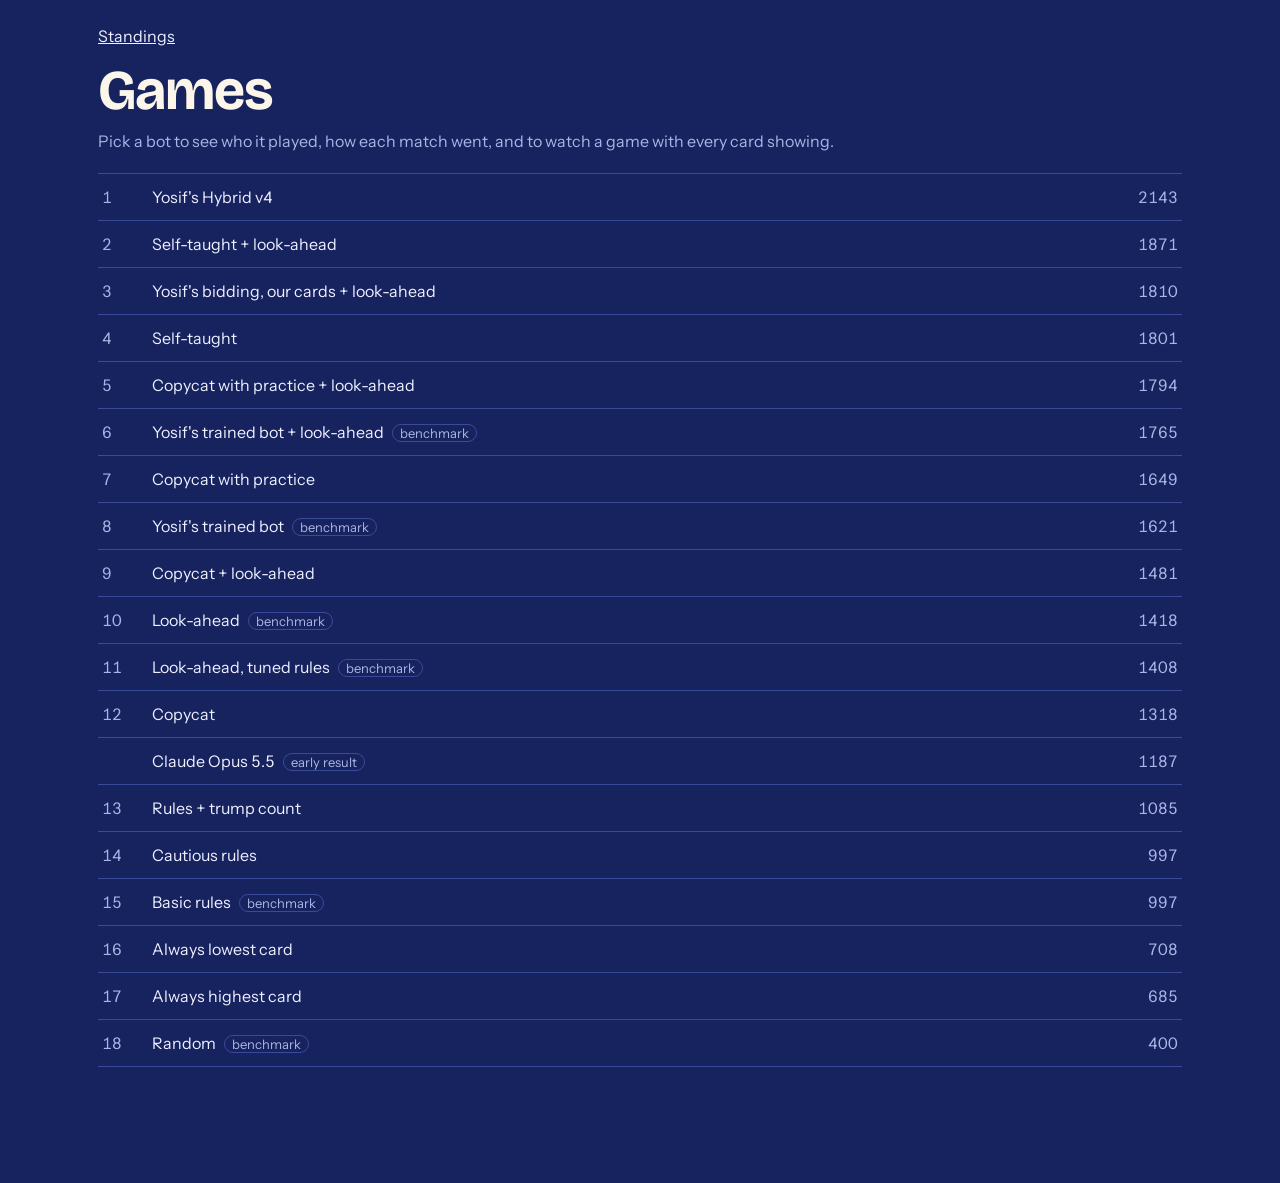
<file: site/games/index.html>
<!doctype html>
<html lang="en"><head><meta charset="utf-8"><meta name="viewport" content="width=device-width,initial-scale=1">
<title>Estimation games</title>
<link rel="preconnect" href="https://fonts.googleapis.com"><link href="https://fonts.googleapis.com/css2?family=Bricolage+Grotesque:opsz,wght@12..96,400;12..96,700&family=Instrument+Sans:wght@400;600&display=swap" rel="stylesheet">
<style>
:root{color-scheme:dark;--cloth:#17235e;--raised:#22307a;--line:#3a4a9a;--ivory:#fbf6e9;--text:#eef0ff;--muted:#aab4e6;--gold:#f2c14e;--sea:#7fd8cf;--bad:#f0a59b;--red:#b3262e;--ink:#17235e}
*{box-sizing:border-box}html{-webkit-text-size-adjust:100%}
body{margin:0;background:var(--cloth);color:var(--text);font:16px/1.5 "Instrument Sans",system-ui,sans-serif;font-variant-numeric:tabular-nums}
main{max-width:1180px;margin:0 auto;padding:24px clamp(16px,4vw,48px) 96px}
h1,h2{font-family:"Bricolage Grotesque",system-ui,sans-serif;font-weight:700;letter-spacing:-.02em;margin:0;color:var(--ivory)}
h1{font-size:clamp(32px,6vw,56px);line-height:1.05}h2{font-size:22px;margin:32px 0 10px}
a{color:var(--text)}:focus-visible{outline:3px solid var(--gold);outline-offset:2px}
button{font:inherit;color:inherit;background:none;border:1px solid var(--line);border-radius:6px;padding:6px 12px;cursor:pointer;min-height:36px}
button:hover{background:var(--raised)}button[aria-pressed=true]{background:var(--ivory);color:var(--ink);border-color:var(--ivory)}
.crumb{color:var(--muted);margin:0 0 14px;display:flex;gap:14px;flex-wrap:wrap}.muted{color:var(--muted)}.note{color:var(--muted);max-width:70ch;margin:8px 0}
.bots{list-style:none;margin:20px 0;padding:0;border-top:1px solid var(--line)}
.bots li{border-bottom:1px solid var(--line)}.bots a{display:grid;grid-template-columns:2.5em 1fr auto;gap:10px;padding:11px 4px;text-decoration:none}.bots a:hover{background:var(--raised)}
.bots .rank,.bots .elo{color:var(--muted)}.tag{font-size:13px;color:var(--muted);border:1px solid var(--line);border-radius:10px;padding:0 7px;margin-left:8px;white-space:nowrap}
.filters{display:flex;gap:6px;flex-wrap:wrap}
.match{border-top:1px solid var(--line);padding:12px 0}.match-main{display:grid;grid-template-columns:minmax(0,1.5fr) minmax(90px,1fr) 5em 11em;gap:6px 16px;align-items:center}
.opp{font-weight:600}.record{text-align:right}.close{color:var(--muted)}.won{color:var(--gold);font-weight:600}.lost{color:var(--bad);font-weight:600}
.bar{display:flex;height:9px;gap:1px;border-radius:3px;overflow:hidden;background:var(--raised)}.bar i{display:block}.bar .w{background:var(--gold)}.bar .d{background:var(--muted)}.bar .l{background:var(--bad)}
.actions{display:flex;gap:6px;justify-content:flex-end;align-items:center}.actions a{display:inline-block;padding:6px 12px;border-radius:6px;background:var(--ivory);color:var(--ink);text-decoration:none;font-weight:600;min-height:36px}
.sets .note{grid-column:1/-1;margin:0}.sets{margin:10px 0 2px;display:grid;grid-template-columns:repeat(auto-fill,minmax(240px,1fr));gap:4px 18px}.set{display:flex;gap:10px;padding:3px 0;font-size:14px;align-items:baseline}.set b{width:1.5em}.set span{color:var(--muted)}.set .up{color:var(--gold)}.set .down{color:var(--bad)}

.table{display:grid;grid-template-columns:minmax(0,1fr) minmax(0,1.2fr) minmax(0,1fr);grid-template-areas:". top ." "left mid right" ". bottom .";gap:12px;margin:18px 0}
.seat{background:var(--raised);border-radius:8px;padding:10px;min-width:0;border-left:4px solid var(--seat)}.seat.turn{outline:2px solid var(--ivory)}
.s0{grid-area:bottom}.s1{grid-area:right}.s2{grid-area:top}.s3{grid-area:left}.mid{grid-area:mid;display:flex;flex-direction:column;align-items:center;justify-content:center;min-height:200px;text-align:center;gap:8px}
.a{--seat:var(--gold)}.b{--seat:var(--sea)}
.who{font-weight:600;line-height:1.25}.count{color:var(--muted);font-size:14px}.hand{display:flex;flex-wrap:wrap;gap:3px;margin-top:8px}
.card{display:inline-flex;align-items:center;justify-content:center;width:31px;height:43px;border-radius:4px;background:var(--ivory);color:var(--ink);font-weight:600;font-size:14px;line-height:1;flex-direction:column;gap:1px}.card.r{color:var(--red)}.card.t{box-shadow:inset 0 -3px 0 var(--gold)}
.trick{display:grid;grid-template-columns:repeat(3,44px);grid-template-rows:repeat(3,58px);gap:2px;justify-items:center;align-items:center}.trick .card{width:40px;height:54px;font-size:17px}.trick .card.best{outline:3px solid var(--gold)}
.trick .p0{grid-area:3/2}.trick .p1{grid-area:2/3}.trick .p2{grid-area:1/2}.trick .p3{grid-area:2/1}.trick .new{animation:land .22s ease-out}@keyframes land{from{transform:scale(.8);opacity:0}}
.say{min-height:3em;font-size:15px}.trumpline{font-weight:600;color:var(--ivory)}
.controls{position:sticky;bottom:0;background:var(--cloth);padding:10px 0;border-top:1px solid var(--line);display:grid;gap:8px}.controls .row{display:flex;gap:6px;align-items:center;flex-wrap:wrap}input[type=range]{flex:1;min-width:120px;accent-color:var(--gold)}
.rounds{display:flex;flex-wrap:wrap;gap:3px;margin:10px 0}.rounds button{min-width:36px;padding:3px 0;font-size:14px}
.score{width:100%;border-collapse:collapse;margin-top:6px}.score td,.score th{padding:5px 8px;border-bottom:1px solid var(--line);text-align:right;font-weight:400}.score td:first-child,.score th:first-child{text-align:left}.score th{color:var(--muted);font-size:14px}
.calls{max-height:220px;overflow:auto;font-size:14px;color:var(--muted);columns:2;column-gap:20px;margin:0;padding:0;list-style:none}
@media(max-width:760px){.table{grid-template-columns:minmax(0,1fr);grid-template-areas:"mid" "bottom" "right" "top" "left"}.card{width:27px;height:38px;font-size:13px}.match-main{grid-template-columns:minmax(0,1fr) auto}.bar{grid-column:1/-1;grid-row:2}.actions{grid-column:1/-1;justify-content:flex-start}.calls{columns:1}}
@media(prefers-reduced-motion:reduce){.trick .new{animation:none}}
</style></head>
<body><main id="app"><p class="muted" role="status">Loading games</p></main>
<script>
"use strict";
const SUITS = ["♣", "♦", "♥", "♠", "NT"], RANKS = "23456789TJQKA";
const app = document.getElementById("app");
const BOARD = location.pathname === "/games/" ? "/board" : "../";  // the app's board, or the public page
let data = null, game = null, timer = null, view = {};
const el = (tag, cls, text) => { const n = document.createElement(tag); if (cls) n.className = cls; if (text !== undefined) n.textContent = text; return n; };
const rank = (c) => RANKS[c % 13].replace("T", "10");
const cardText = (c) => rank(c) + SUITS[Math.floor(c / 13)];
const bidText = (a) => { const t = (a - 2) % 5; return `${Math.floor((a - 2) / 5) + 4} ${SUITS[t]}`; };
const moveText = (a) => a === 0 ? "No Dash" : a === 1 ? "Dash Call" : a <= 51 ? "bids " + bidText(a) : a === 52 ? "With" : a === 53 ? "Pass" : a <= 67 ? "estimates " + (a - 54) : "plays " + cardText(a - 68);
const nameOf = (key) => data.bots.find((b) => b.key === key)?.name ?? key;
const signed = (x) => (x > 0 ? "+" : "") + Math.round(x);

function card(c, trump, cls) {
  const n = el("span", `card${Math.floor(c / 13) === 1 || Math.floor(c / 13) === 2 ? " r" : ""}${Math.floor(c / 13) === trump ? " t" : ""}${cls ? " " + cls : ""}`);
  n.append(el("span", "", rank(c)), el("span", "", SUITS[Math.floor(c / 13)]));
  n.setAttribute("aria-label", cardText(c));
  return n;
}

function crumbs(...links) {
  const p = el("p", "crumb");
  for (const [text, href] of links) { const a = el("a", "", text); a.href = href; p.append(a); }
  return p;
}

function home() {
  document.title = "Estimation games";
  const list = el("ul", "bots");
  const rated = data.bots.filter((b) => b.elo !== null);
  let place = 0;
  rated.forEach((b) => {
    const li = el("li"), a = el("a");
    a.href = "#bot=" + encodeURIComponent(b.key);
    const name = el("span", "", b.name);
    if (b.anchor) name.append(el("span", "tag", "benchmark"));
    if (b.provisional) name.append(el("span", "tag", "early result"));
    if (!b.provisional) place += 1;
    a.append(el("span", "rank", b.provisional ? "" : place), name, el("span", "elo", Math.round(b.elo)));
    li.append(a); list.append(li);
  });
  app.replaceChildren(crumbs(["Standings", BOARD]), el("h1", "", "Games"), el("p", "note", "Pick a bot to see who it played, how each match went, and to watch a game with every card showing."), list);
}

function sidesFor(m, key) {
  return m.a === key ? { other: m.b, otherName: m.b_name, w: m.a_wins, l: m.b_wins, flip: false }
    : { other: m.a, otherName: m.a_name, w: m.b_wins, l: m.a_wins, flip: true };
}

function setRows(m, side) {
  const box = el("div", "sets");
  if (!m.detail.length) { box.append(el("p", "note", "Only this match's total was kept. Set-by-set scores start with matches played from now on.")); return box; }
  m.detail.forEach((s, k) => {
    const raw = s.outcome, out = side.flip ? raw.replace(/[WL]/g, (c) => (c === "W" ? "L" : "W")) : raw;
    const row = el("div", "set");
    row.append(el("b", out === "W" ? "won" : out === "L" ? "lost" : "close", out === "W" ? "Won" : out === "L" ? "Lost" : "Draw"));
    row.append(el("span", "", `Set ${k + 1}`));
    for (const g of s.games) { const d = side.flip ? g[1] - g[0] : g[0] - g[1]; row.append(el("span", d > 0 ? "up" : d < 0 ? "down" : "", signed(d))); }
    box.append(row);
  });
  return box;
}

function strategy(key) {
  const bot = data.bots.find((b) => b.key === key);
  if (!bot) return home();
  document.title = bot.name + ", Estimation games";
  const all = data.matchups.filter((m) => m.a === key || m.b === key);
  const order = new Map(data.bots.map((b, k) => [b.key, k]));
  const place = data.runoff.indexOf(key);
  const head = [crumbs(["All bots", "#"], ["Standings", BOARD]), el("h1", "", bot.name)];
  if (bot.elo !== null) head.push(el("p", "muted", `Rated ${Math.round(bot.elo)}` + (place >= 0 ? `. Runoff place ${place + 1} of ${data.runoff.length}.` : ".")));
  if (bot.description) head.push(el("p", "note", bot.description));
  const filter = view.filter ?? "all";
  const filters = el("div", "filters");
  for (const [id, text] of [["all", `All ${all.length}`], ["direct", "Bots"], ["benchmark", "Benchmarks"]]) {
    const b = el("button", "", text); b.setAttribute("aria-pressed", filter === id);
    b.onclick = () => { view.filter = id; strategy(key); }; filters.append(b);
  }
  const rows = all.filter((m) => filter === "all" || m.kind === filter).sort((p, q) => order.get(sidesFor(p, key).other) - order.get(sidesFor(q, key).other));
  const list = el("div");
  for (const m of rows) {
    const side = sidesFor(m, key), box = el("div", "match"), main = el("div", "match-main");
    const opp = el("a", "opp", side.otherName); opp.href = "#bot=" + encodeURIComponent(side.other);
    const label = el("div"); label.append(opp, m.kind === "benchmark" ? el("span", "tag", "benchmark") : "");
    const total = Math.max(m.sets, 1), bar = el("div", "bar");
    bar.setAttribute("role", "img"); bar.setAttribute("aria-label", `${side.w} won, ${m.draws} drawn, ${side.l} lost`);
    for (const [c, n] of [["w", side.w], ["d", m.draws], ["l", side.l]]) { const i = el("i", c); i.style.width = 100 * n / total + "%"; bar.append(i); }
    const rec = el("div", "record " + (!m.clear ? "close" : side.w > side.l ? "won" : "lost"), `${side.w}-${m.draws}-${side.l}`);
    rec.title = m.clear ? "Unlikely between equal bots" : "Too close to call";
    const actions = el("div", "actions");
    const open = el("button", "", "Sets"); open.setAttribute("aria-expanded", "false");
    let sets = null;
    open.onclick = () => { if (sets) { sets.remove(); sets = null; open.setAttribute("aria-expanded", "false"); } else { sets = setRows(m, side); box.append(sets); open.setAttribute("aria-expanded", "true"); } };
    actions.append(open);
    if (m.file && data.games.includes(m.file)) { const w = el("a", "", "Watch"); w.href = `#game=${encodeURIComponent(m.file)}&bot=${encodeURIComponent(key)}`; actions.append(w); }
    else actions.append(el("span", "muted", "Game coming"));
    main.append(label, bar, rec, actions); box.append(main); list.append(box);
  }
  app.replaceChildren(...head, el("h2", "", "Matches"), el("p", "note", "Records are rated sets won, drawn and lost. Sets lists each one, with the bot's margin in its four games. Rated cards stay hidden so the secret deals stay secret, so Watch shows the same two bots on public deals, in a game that isn't rated."), filters, rows.length ? list : el("p", "note", "No matches yet."));
  scrollTo(0, 0);
}

function beats(c, best, trump) { const s = Math.floor(c / 13), b = Math.floor(best / 13); return s === b ? c > best : s === trump; }

function stateAt(r, upto) {
  const hands = r.hands.map((h) => [...h]), calls = [], won = [0, 0, 0, 0], tricks = [];
  let trick = [], last = null, say = "Cards dealt";
  r.moves.slice(0, upto).forEach(([seat, a]) => {
    say = `${nameOf(game.seats[seat])} ${moveText(a)}`; last = seat;
    if (a < 68) { calls.push([seat, moveText(a)]); return; }
    const c = a - 68;
    hands[seat].splice(hands[seat].indexOf(c), 1);
    if (trick.length === 4) trick = [];
    trick.push([seat, c]);
    if (trick.length === 4) {
      let best = trick[0];
      for (const p of trick.slice(1)) if (beats(p[1], best[1], r.trump)) best = p;
      won[best[0]]++; tricks.push(best[0]); say += `. ${nameOf(game.seats[best[0]])} takes the trick`;
    }
  });
  let best = trick[0];
  for (const p of trick.slice(1)) if (beats(p[1], best[1], r.trump)) best = p;
  return { hands, calls, won, trick, best: best?.[1], say, last, next: r.moves[upto]?.[0] };
}

function renderGame() {
  const r = game.rounds[view.round], s = stateAt(r, view.step);
  const sideOf = (seat) => seat % 2 ? "b" : "a";
  const table = el("div", "table");
  for (let seat = 0; seat < 4; seat++) {
    const box = el("section", `seat s${seat} ${sideOf(seat)}${s.next === seat ? " turn" : ""}`);
    box.setAttribute("aria-label", `Seat ${seat + 1}`);
    box.append(el("div", "who", nameOf(game.seats[seat])));
    const role = seat === r.caller ? "Caller" : r.with.includes(seat) ? "With" : "";
    const est = r.estimates[seat];
    box.append(el("div", "count", [role, est !== null ? `said ${est}` : "", `won ${s.won[seat]}`].filter(Boolean).join(", ")));
    const hand = el("div", "hand");
    [...s.hands[seat]].sort((p, q) => Math.floor(q / 13) - Math.floor(p / 13) || q - p).forEach((c) => hand.append(card(c, r.trump)));
    box.append(hand); table.append(box);
  }
  const mid = el("div", "mid");
  mid.append(el("div", "trumpline", r.trump === null ? (r.fixed !== null ? "Fixed trump " + SUITS[r.fixed] : "No trump chosen yet") : "Trump " + SUITS[r.trump]));
  const trick = el("div", "trick");
  s.trick.forEach(([seat, c], k) => trick.append(card(c, r.trump, `p${seat}${k === s.trick.length - 1 ? " new" : ""}${c === s.best && s.trick.length === 4 ? " best" : ""}`)));
  mid.append(trick, el("div", "say", s.say)); table.append(mid);

  const rounds = el("div", "rounds"); rounds.setAttribute("aria-label", "Rounds");
  game.rounds.forEach((x, k) => { const b = el("button", "", x.round); b.setAttribute("aria-pressed", k === view.round); b.onclick = () => go(k, 0); rounds.append(b); });

  const a = game.seats[0], b = game.seats[1];
  const score = el("table", "score");
  score.innerHTML = "<thead><tr><th>Seat</th><th>Before</th><th>This round</th><th>Total</th></tr></thead>";
  const body = el("tbody");
  [0, 1, 2, 3].forEach((seat) => {
    const row = el("tr"), done = view.step >= r.moves.length && r.after;
    row.append(el("td", "", `${seat + 1}. ${nameOf(game.seats[seat])}`), el("td", "", r.before[seat]), el("td", "", done ? signed(r.after[seat] - r.before[seat]) : ""), el("td", "", done ? r.after[seat] : ""));
    body.append(row);
  });
  score.append(body);
  const calls = el("ol", "calls");
  s.calls.forEach(([seat, text]) => calls.append(el("li", "", `${seat + 1}: ${text}`)));

  const controls = el("div", "controls");
  const line = el("div", "row"), slider = el("input"); slider.type = "range"; slider.min = 0; slider.max = r.moves.length; slider.value = view.step; slider.setAttribute("aria-label", "Move in this round");
  slider.oninput = () => { stop(); view.step = +slider.value; renderGame(); };
  const button = (text, label, fn) => { const x = el("button", "", text); x.setAttribute("aria-label", label); x.onclick = fn; return x; };
  line.append(button("⏮", "Previous round", () => go(Math.max(view.round - 1, 0), 0)), button("◀", "Previous move", () => step(-1)), button(timer ? "Pause" : "Play", timer ? "Pause" : "Play", toggle), button("▶", "Next move", () => step(1)), button("⏭", "Next round", () => go(Math.min(view.round + 1, game.rounds.length - 1), 0)), slider, el("span", "muted", `Round ${r.round}${r.carry > 1 ? `, x${r.carry}` : ""}, move ${view.step} of ${r.moves.length}`));
  controls.append(line);

  const back = view.bot ? ["Back to " + nameOf(view.bot), "#bot=" + encodeURIComponent(view.bot)] : ["All bots", "#"];
  const head = el("h1", "", `${nameOf(a)} vs ${nameOf(b)}`);
  const finish = game.final ? `${nameOf(a)} ${game.final[0]} and ${game.final[2]}, ${nameOf(b)} ${game.final[1]} and ${game.final[3]}` : "";
  app.replaceChildren(crumbs(back), head, el("p", "note", `Public deals, not a rated game. Every card is shown here, but each bot only saw its own hand. Final scores: ${finish}.`), rounds, table, controls, el("h2", "", "Scores"), score, el("h2", "", "Calls this round"), calls);
}

function stop() { clearInterval(timer); timer = null; }
function step(by) { stop(); move(by); }
function move(by) {
  const r = game.rounds[view.round], next = view.step + by;
  if (next > r.moves.length) { if (view.round + 1 < game.rounds.length) { view.round++; view.step = 0; } else stop(); }
  else if (next < 0) { if (view.round > 0) { view.round--; view.step = game.rounds[view.round].moves.length; } }
  else view.step = next;
  renderGame();
}
function toggle() { if (timer) stop(); else timer = setInterval(() => move(1), 800); renderGame(); }
function go(round, at) { stop(); view.round = round; view.step = at; renderGame(); scrollTo({ top: 0 }); }

addEventListener("keydown", (e) => {
  if (!game || e.target.tagName === "INPUT" && e.target.type !== "range") return;
  if (e.key === "ArrowRight") { step(1); e.preventDefault(); }
  if (e.key === "ArrowLeft") { step(-1); e.preventDefault(); }
  if (e.key === " " && e.target.tagName !== "BUTTON") { toggle(); e.preventDefault(); }
});

async function route() {
  stop(); game = null;
  const params = new URLSearchParams(location.hash.slice(1));
  if (!data) data = await (await fetch("data.json", { cache: "no-store" })).json();
  const file = params.get("game");
  view = { filter: view.filter, bot: params.get("bot") };
  if (file && /^[a-z0-9.-]+\.vs\.[a-z0-9.-]+\.json$/.test(file)) {
    app.replaceChildren(el("p", "muted", "Loading the game"));
    const res = await fetch(file);
    if (!res.ok) { app.replaceChildren(el("p", "note", "That game isn't available yet.")); return; }
    game = await res.json(); view.round = 0; view.step = 0; renderGame();
  } else if (params.get("bot")) strategy(params.get("bot"));
  else home();
}
addEventListener("hashchange", route);
route().catch(() => app.replaceChildren(el("p", "note", "The games couldn't load. Reload the page to try again.")));
</script></body></html>
</file>
